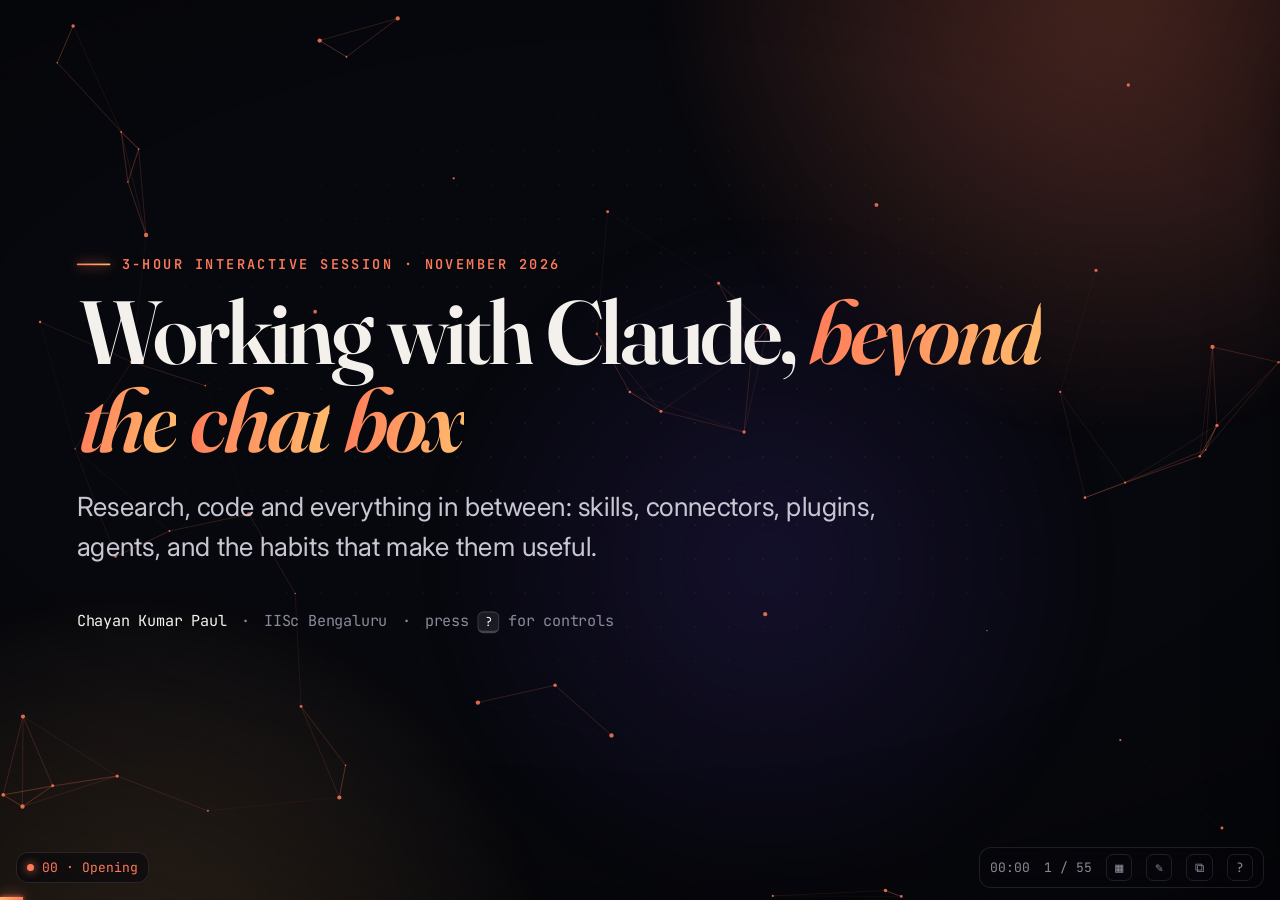
<file: classic.html>
<!doctype html>
<html lang="en">
<head>
<meta charset="utf-8">
<meta name="viewport" content="width=device-width, initial-scale=1">
<title>Working With Claude</title>
<meta name="description" content="A 3-hour interactive session on using Claude for research, coding and everything in between — November 2026.">
<link rel="preconnect" href="https://fonts.googleapis.com">
<link rel="preconnect" href="https://fonts.gstatic.com" crossorigin>
<link href="https://fonts.googleapis.com/css2?family=Fraunces:ital,opsz,wght@0,9..144,500;0,9..144,600;1,9..144,500;1,9..144,600&family=Inter:wght@400;500;600;700&family=JetBrains+Mono:wght@400;600;700&display=swap" rel="stylesheet">
<link rel="stylesheet" href="assets/style.css">
</head>
<body>
<div id="bg"><div class="blob b1"></div><div class="blob b2"></div><div class="blob b3"></div><div class="grid"></div></div>
<canvas id="net"></canvas>
<div id="viewport"><div id="deck">

<!-- ================================================================== -->
<!-- 00 · OPENING                                                        -->
<!-- ================================================================== -->

<section class="slide title" data-module="00 · Opening">
  
  <div class="kicker">3-hour interactive session · November 2026</div>
  <h1>Working with Claude, <span class="accent">beyond the chat box</span></h1>
  <p class="sub">Research, code and everything in between: skills, connectors, plugins, agents, and the habits that make them useful.</p>
  <div class="meta"><span>Chayan Kumar Paul</span><span>·</span><span>IISc Bengaluru</span><span>·</span><span>press <kbd>?</kbd> for controls</span></div>
  <aside class="notes">
    <p>Welcome. Set expectations: this is not "what is an LLM". Everyone here has used Claude. The aim is to move from <b>asking questions</b> to <b>building a working setup</b>.</p>
    <p>Ask everyone to open claude.ai in a browser and, if they have it, a terminal with Claude Code.</p>
  </aside>
</section>

<section class="slide" data-module="00 · Opening">
  <div class="kicker">How today works</div>
  <h2>Three hours, nine stops, lots of <span class="hl">hands-on</span></h2>
  <div class="cols c3 mt">
    <div class="card edge-gold"><span class="icon">⌨️</span><h3>"Try it" slides</h3><p>Yellow-striped slides are exercises with a timer. Prompts have a <b>copy</b> button.</p></div>
    <div class="card edge-teal"><span class="icon">🧭</span><h3>Bring your own work</h3><p>A paper you're reading, a repo you're stuck on, a dataset. Real tasks teach more than toy ones.</p></div>
    <div class="card edge-accent"><span class="icon">🙋</span><h3>Interrupt me</h3><p>Questions mid-slide are welcome. We have buffer time in every module.</p></div>
  </div>
  <div class="card mt-l" style="padding:22px 30px">
    <p><b>Have open:</b> claude.ai (web or desktop) · a terminal with <code>claude</code> installed (optional for part 1) · one PDF of a paper from your field</p>
  </div>
  <aside class="notes"><p>Check how many people have Claude Code installed. If many don't, point them to the install slide in Module 3 now so it installs during Module 2.</p>
  <pre style="font-size:13px">curl -fsSL https://claude.ai/install.sh | bash</pre></aside>
</section>

<section class="slide" id="agenda" data-module="00 · Opening">
  <div class="kicker">Agenda</div>
  <h2>The map</h2>
  <div class="agenda">
    <a href="#" data-goto="m0" data-plan="00|Opening · 0:00–0:15"><span class="n">00</span>Opening &amp; what's new<span class="t">0:00 · 15m</span></a>
    <a href="#" data-goto="m1" data-plan="01|Mental model · 0:15–0:30"><span class="n">01</span>The mental model<span class="t">0:15 · 15m</span></a>
    <a href="#" data-goto="m2" data-plan="02|Claude apps for research · 0:30–1:10"><span class="n">02</span>Claude apps for research<span class="t">0:30 · 40m</span></a>
    <a href="#" data-goto="brk" data-plan="☕|Break · 1:10–1:20"><span class="n">☕</span>Break<span class="t">1:10 · 10m</span></a>
    <a href="#" data-goto="m3" data-plan="03|Claude Code · 1:20–2:10"><span class="n">03</span>Claude Code, in depth<span class="t">1:20 · 50m</span></a>
    <a href="#" data-goto="m4" data-plan="04|Chrome &amp; Office · 2:10–2:20"><span class="n">04</span>Claude in Chrome &amp; Office<span class="t">2:10 · 10m</span></a>
    <a href="#" data-goto="m5" data-plan="05|API &amp; Agent SDK · 2:20–2:40"><span class="n">05</span>API &amp; Agent SDK<span class="t">2:20 · 20m</span></a>
    <a href="#" data-goto="m6" data-plan="06|Research integrity · 2:40–2:48"><span class="n">06</span>Research integrity<span class="t">2:40 · 8m</span></a>
    <a href="#" data-goto="m7" data-plan="07|Capstone &amp; Q&amp;A · 2:48–3:00"><span class="n">07</span>Capstone &amp; Q&amp;A<span class="t">2:48 · 12m</span></a>
  </div>
  <aside class="notes"><p>Each row is clickable. Press <b>O</b> anytime for the slide overview, <b>P</b> to open the presenter window on your laptop screen.</p></aside>
</section>

<section class="slide" id="m0" data-module="00 · Opening">
  <div class="kicker">Quick poll · hands up</div>
  <h2>Where are you today?</h2>
  <div class="cols c4 mt">
    <div class="card f zoom"><span class="icon">💬</span><h3>Chat daily</h3><p>Use claude.ai for writing, questions, explaining.</p></div>
    <div class="card f zoom"><span class="icon">📁</span><h3>Projects &amp; skills</h3><p>Have set up a Project, a custom skill or a connector.</p></div>
    <div class="card f zoom"><span class="icon">⌨️</span><h3>Claude Code</h3><p>Let Claude edit files and run commands in a repo.</p></div>
    <div class="card f zoom"><span class="icon">🔧</span><h3>API / SDK</h3><p>Called Claude from your own script or pipeline.</p></div>
  </div>
  <p class="lead mt-l f">Most people stop at column 1. Today is about <span class="hl">columns 2–4</span>.</p>
  <aside class="notes"><p>Reveal each card and ask for hands. Note the ratio. If the room is heavy on col 1, slow down in Module 1; if heavy on col 3, you can move faster through Module 3 basics.</p></aside>
</section>

<section class="slide" data-module="00 · Opening">
  <div class="kicker">The last six months</div>
  <h2>A lot moved since mid-2026</h2>
  <div class="timeline">
    <div class="tl-item f"><div class="d">30 Jun</div><h3>Claude Science <span class="tag beta">beta</span></h3><p>A research workbench: literature, code, figures, auditable history.</p></div>
    <div class="tl-item f"><div class="d">Jul – Aug</div><h3>Memory reworked</h3><p>Editable, categorized entries, shared across chat and agent tasks.</p></div>
    <div class="tl-item f"><div class="d">16 Sep</div><h3>"One Claude"</h3><p>Cowork folded into every chat. Docs, Slides and Design added.</p></div>
    <div class="tl-item f"><div class="d">22 Sep – 7 Oct</div><h3>Claude 5.5 family</h3><p>Opus 5.5, Sonnet 5.5, Haiku 5.5.</p></div>
    <div class="tl-item f"><div class="d">25 Sep</div><h3>Plugin directory</h3><p>Public portal to publish skills + connectors as plugins.</p></div>
    <div class="tl-item f"><div class="d">9 – 12 Nov</div><h3>Fable 5.2 · Meetings</h3><p>New top model; Claude joins calls <span class="tag beta">beta</span>. Code Mode <span class="tag exp">exp</span>.</p></div>
  </div>
  <p class="lead mt-l f">If your mental model of Claude is from early 2026, parts of it are already out of date.</p>
  <aside class="notes">
    <ul>
      <li>Claude Science: public beta 30 Jun 2026, Pro/Max/Team/Enterprise, macOS/Linux, can run on an HPC login node.</li>
      <li>Memory: 10 Jul categorized entries; 25 Aug memory across chat + Cowork, editable Topics, sensitive topics off by default.</li>
      <li>16 Sep: Cowork stopped being a separate mode; Docs/Slides/Design available from any chat.</li>
      <li>Fable 5.2 + Mythos 5.2 on 9 Nov (Mythos only for verified orgs). Meetings beta for Team/Enterprise on Google Meet.</li>
    </ul>
    <p>Re-check release notes the day before the talk: support.claude.com → Release notes.</p>
  </aside>
</section>

<section class="slide" data-module="00 · Opening">
  <div class="kicker">Models · November 2026</div>
  <h2>Pick the model for the task, not out of habit</h2>
  <div class="cols c4">
    <div class="card edge-green"><h3>Haiku 5.5</h3><p class="small muted">claude-haiku-5-5</p><p class="mt">Fast and cheap. Bulk classification, extraction, tagging 10,000 abstracts.</p></div>
    <div class="card edge-blue"><h3>Sonnet 5.5</h3><p class="small muted">claude-sonnet-5-5</p><p class="mt">Daily driver. Writing, analysis, most coding. Faster and cheaper than Sonnet 5.</p></div>
    <div class="card edge-accent"><h3>Opus 5.5</h3><p class="small muted">claude-opus-5-5</p><p class="mt">Hard reasoning and long agentic work. 1M-token context in Claude Code.</p></div>
    <div class="card edge-gold"><h3>Fable 5.2</h3><p class="small muted">claude-fable-5-2</p><p class="mt">The top tier. Proofs, deep debugging, research design. 1M context.</p></div>
  </div>
  <div class="cols mt-l">
    <div class="card f"><h3>🎚 Effort is a second dial</h3><p>Same model, more or less thinking. Low for edits and lookups; high for math, debugging and planning. In Claude Code: <code>/effort</code>.</p></div>
    <div class="card f"><h3>💸 Cheapest good-enough wins</h3><p>Prototype with a big model, then check whether a smaller one gives the same answers on 20 examples. Usually it does for routine steps.</p></div>
  </div>
  <aside class="notes"><p>Mythos 5.2 exists but only for organizations verified through Anthropic's programs. Not relevant for most of the audience.</p>
  <p>Sonnet 5.5 numbers (30% faster, up to 30% cheaper per task) are Anthropic-reported.</p></aside>
</section>

<!-- ================================================================== -->
<!-- 01 · MENTAL MODEL                                                   -->
<!-- ================================================================== -->

<section class="slide section" id="m1" data-module="01 · Mental model">
  <div class="num">01</div>
  <div class="kicker">Module 01</div>
  <h1>The mental model</h1>
  <p class="lead">Every feature we'll see today is one of three things: <b>instructions</b>, <b>access</b>, or <b>delegation</b>.</p>
  <div class="time">0:15 → 0:30</div>
</section>

<section class="slide" data-module="01 · Mental model">
  <div class="kicker">The core idea</div>
  <h2>Claude only knows what's in its context window</h2>
  <div class="flow mt">
    <div class="step f"><span>what you</span><b>Say</b><span>prompt</span></div><div class="arrow f">+</div>
    <div class="step f"><span>what it</span><b>Knows</b><span>files, memory, project</span></div><div class="arrow f">+</div>
    <div class="step f"><span>what it</span><b>Can reach</b><span>connectors, tools</span></div><div class="arrow f">+</div>
    <div class="step f"><span>how it</span><b>Checks</b><span>tests, sources, review</span></div><div class="arrow f">=</div>
    <div class="step f" style="border-color:var(--accent)"><span>the</span><b class="accent">Result</b><span>quality</span></div>
  </div>
  <p class="lead mt-l f">A bad answer is usually a <span class="hl">context problem</span>, not a model problem. Before rewording the prompt, ask: what did it not know?</p>
  <aside class="notes"><p>Key framing for the whole talk. Every later feature fills one of these boxes: Projects/CLAUDE.md/memory → "knows"; connectors/MCP → "can reach"; hooks/tests/reviewer agents → "checks".</p></aside>
</section>

<section class="slide" data-module="01 · Mental model">
  <div class="kicker">The extension stack</div>
  <h2>Seven layers, from a sentence to a team of agents</h2>
  <div class="stack">
    <div class="layer f left" style="--c:var(--ink-3)"><b>Prompt</b><span>What you type right now</span><em>one message</em></div>
    <div class="layer f left" style="--c:var(--blue)"><b>Project / CLAUDE.md</b><span>Standing instructions + files for one piece of work</span><em>always loaded</em></div>
    <div class="layer f left" style="--c:var(--teal)"><b>Memory</b><span>Facts Claude learns about you over time; editable</span><em>across chats</em></div>
    <div class="layer f left" style="--c:var(--green)"><b>Skills</b><span>Playbooks: how to do a task, plus scripts and templates</span><em>loaded on demand</em></div>
    <div class="layer f left" style="--c:var(--gold)"><b>Connectors (MCP)</b><span>Live access to Drive, GitHub, Gmail, databases, instruments</span><em>tools + data</em></div>
    <div class="layer f left" style="--c:var(--accent)"><b>Plugins</b><span>A bundle: skills + connectors + agents + hooks, installed in one click</span><em>shareable</em></div>
    <div class="layer f left" style="--c:var(--rose)"><b>Agents</b><span>Subagents, workflows, scheduled tasks: Claude delegating to Claude</span><em>parallel work</em></div>
  </div>
  <aside class="notes"><p>Walk bottom-up. Point out "always loaded" vs "loaded on demand": that's why a giant CLAUDE.md is bad and a skill is good.</p></aside>
</section>

<section class="slide" data-module="01 · Mental model">
  <div class="kicker">The most-asked question</div>
  <h2>Skill vs connector vs plugin</h2>
  <table class="cmp">
    <tr><th></th><th>Skill</th><th>Connector (MCP)</th><th>Plugin</th></tr>
    <tr class="f"><td>Gives Claude…</td><td><b>Know-how</b>: steps, conventions, scripts</td><td><b>Access</b>: tools and live data</td><td><b>A package</b> of both (and more)</td></tr>
    <tr class="f"><td>Made of</td><td>A folder with <code>SKILL.md</code> + optional files</td><td>An MCP server (local or remote URL)</td><td><code>plugin.json</code> + skills, agents, hooks, MCP</td></tr>
    <tr class="f"><td>Costs context</td><td>Only a short description until it's used</td><td>Tool definitions (searched on demand)</td><td>Whatever it contains</td></tr>
    <tr class="f"><td>Example</td><td>"Format figures our lab's way"</td><td>Zotero library, lab LIMS, GitHub</td><td>"Lab toolkit": style skill + DB connector</td></tr>
    <tr class="f"><td>Works in</td><td>Apps, Claude Code, API</td><td>Apps, Claude Code, API</td><td>Apps, Claude Code, Chrome</td></tr>
  </table>
  <p class="lead mt f"><b>Rule of thumb:</b> explained it twice → make a <b>skill</b>. Pasted the same data twice → add a <b>connector</b>. Sharing with your lab → ship a <b>plugin</b>.</p>
  <aside class="notes"><p>One directory now lists all three (claude.ai/directory). Anthropic opened a submission portal for plugins on 25 Sep 2026.</p></aside>
</section>

<section class="slide" data-module="01 · Mental model">
  <div class="kicker">Why skills scale</div>
  <h2>Progressive disclosure: pay for what you use</h2>
  <div class="cols w60">
    <div class="stack">
      <div class="layer f" style="--c:var(--green);grid-template-columns:150px 1fr"><b>Level 1</b><span><b>name + description</b> sit in context all the time. ~1 line per skill.</span></div>
      <div class="layer f" style="--c:var(--gold);grid-template-columns:150px 1fr"><b>Level 2</b><span>When a task matches, Claude reads the <b>SKILL.md body</b>.</span></div>
      <div class="layer f" style="--c:var(--accent);grid-template-columns:150px 1fr"><b>Level 3</b><span>Only if needed: <b>reference files, scripts, templates</b> in the folder.</span></div>
    </div>
    <pre class="f">lab-figures/
├── <span class="k">SKILL.md</span>        <span class="c"># when + how</span>
├── style.mplstyle  <span class="c"># matplotlib style</span>
├── palette.json
└── scripts/
    └── <span class="n">check_fig.py</span> <span class="c"># run, not read</span></pre>
  </div>
  <p class="lead mt-l f">So you can install 50 skills without slowing anything down. <span class="hl">The description is what makes it trigger</span>: write it like a search query.</p>
  <aside class="notes"><p>Scripts in a skill are executed, not loaded into context, so they're context-cheap and deterministic. Good place for validation code.</p></aside>
</section>

<!-- ================================================================== -->
<!-- 02 · CLAUDE APPS FOR RESEARCH                                        -->
<!-- ================================================================== -->

<section class="slide section" id="m2" data-module="02 · Claude apps for research">
  <div class="num">02</div>
  <div class="kicker">Module 02</div>
  <h1>Claude apps for research</h1>
  <p class="lead">claude.ai on web, desktop and mobile: Projects, memory, connectors, skills, Artifacts, and Claude Science.</p>
  <div class="time">0:30 → 1:10</div>
</section>

<section class="slide" data-module="02 · Claude apps for research">
  <div class="kicker">Since 16 September 2026</div>
  <h2>"One Claude": chat and agent are the same place</h2>
  <div class="cols w60">
    <div>
      <p class="lead">Cowork used to be a separate mode. Now any conversation can:</p>
      <ul class="clean mt">
        <li class="f">work on files and folders you give it, for many steps</li>
        <li class="f">keep running a long task in the background and notify you</li>
        <li class="f">use your connectors and skills without switching modes</li>
        <li class="f">produce real deliverables: Docs, Slides, Sheets, designs, code</li>
      </ul>
    </div>
    <div class="card edge-accent f"><h3>What this means for you</h3><p>Stop asking for <i>advice</i> on a task. Hand over the <b>task</b>: "here's the folder of 40 PDFs; build the comparison table and flag papers that use the same dataset."</p></div>
  </div>
  <aside class="notes"><p>Release notes: Cowork capabilities available from any conversation without choosing a mode; chats, tasks, projects, connectors and skills carry over. Rolled out gradually to Pro and Max on web, desktop and mobile. The "Cowork" name still shows up in help docs and plugin names.</p></aside>
</section>

<section class="slide" data-module="02 · Claude apps for research">
  <div class="kicker">Projects</div>
  <h2>One Project per paper, thesis chapter or grant</h2>
  <div class="cols">
    <div>
      <ul class="clean">
        <li><b>Knowledge:</b> drafts, key papers, reviewer comments, notation sheet</li>
        <li><b>Instructions:</b> audience, style, what not to do</li>
        <li><b>Every chat inside</b> starts with all of it, no re-pasting</li>
      </ul>
      <p class="mt muted small">Large projects are searched rather than fully loaded, so it's fine to add many files.</p>
    </div>
    <div class="prompt f">You're helping me write a paper on [topic] for [venue].
Audience: [who reads it].
Notation: follow notation.md exactly.
Style: plain, precise, no hype words ("novel", "groundbreaking").
Never invent citations. If a claim needs one, write [CITE?].
When you're unsure about the physics/biology, say so and ask me.</div>
  </div>
  <aside class="notes"><p>The [CITE?] trick is the single most useful line for researchers: it turns hallucinated references into visible placeholders.</p></aside>
</section>

<section class="slide" data-module="02 · Claude apps for research">
  <div class="kicker">Memory</div>
  <h2>Memory is now a list you can read and edit</h2>
  <div class="cols c3">
    <div class="card edge-teal"><h3>Entries, not a summary</h3><p>Since July: separate, categorized items Claude reads and updates. Find them in <b>Settings → Memory</b>.</p></div>
    <div class="card edge-blue"><h3>Shared across work</h3><p>Since August: the same memory spans chats and agent tasks. Topics are editable.</p></div>
    <div class="card edge-rose"><h3>Sensitive stays out</h3><p>Health and beliefs are excluded unless you turn on "Include sensitive topics".</p></div>
  </div>
  <div class="cols mt-l">
    <div class="prompt f">Remember: my thesis uses SI units, British spelling, and the symbol κ for thermal conductivity. My advisor prefers short paragraphs.</div>
    <div class="card f"><h3>Habit</h3><p>Once a month, open the memory list and delete stale entries. Old wrong facts cause odd answers.</p><p class="mt">Use an <b>incognito chat</b> for anything you don't want remembered.</p></div>
  </div>
  <aside class="notes"><p>Dates: 10 Jul 2026 (categorized entries), 25 Aug 2026 (memory across chat and Cowork, editable Topics, sensitive-topics setting).</p></aside>
</section>

<section class="slide" data-module="02 · Claude apps for research">
  <div class="kicker">Connectors</div>
  <h2>Give Claude access instead of copy-pasting</h2>
  <div class="cols w60">
    <div>
      <ul class="clean">
        <li class="f"><b>Directory connectors:</b> reviewed by Anthropic. Drive, Gmail, Calendar, GitHub, Notion, Slack, Microsoft 365 and many more. One-click OAuth.</li>
        <li class="f"><b>Custom connectors:</b> paste the URL of any remote MCP server. Your lab can host one for an instrument DB or cluster queue.</li>
        <li class="f"><b>Per-chat control:</b> turn connectors on only where needed. Fewer tools = better tool choice.</li>
      </ul>
    </div>
    <div class="card edge-gold f">
      <h3>Research examples</h3>
      <p>📚 Search your reference library while drafting<br>📂 Read the shared lab Drive folder of protocols<br>🐙 Open issues on the analysis repo<br>📅 "Find two hours next week for the reading group"</p>
    </div>
  </div>
  <p class="lead mt-l f">Look for your tools at <b>claude.ai/directory</b>, which now lists connectors, skills and plugins together.</p>
  <aside class="notes"><p>Microsoft 365 connector gained write tools on 7 Jul 2026 (email, calendar, OneDrive/SharePoint; Teams read-only); requires admin consent. Warn about connecting institutional email: check IISc IT policy.</p></aside>
</section>

<section class="slide" data-module="02 · Claude apps for research">
  <div class="kicker">Skills in the app</div>
  <h2>Built-in skills, plus your own</h2>
  <div class="cols w40">
    <div>
      <div class="card edge-green"><h3>Already there</h3><p>Word, PDF, Excel and PowerPoint skills: Claude reads and writes real files.</p></div>
      <div class="card edge-accent mt"><h3>Make one</h3><p>Ask Claude to use the <b>skill-creator</b> skill. It interviews you and writes the folder. Upload under <b>Settings → Capabilities → Skills</b>.</p></div>
    </div>
    <pre class="f copy"><span class="c">---</span>
<span class="k">name</span>: paper-litnote
<span class="k">description</span>: <span class="s">Turn a research paper (PDF, arXiv link)
  into a structured literature note. Use when the
  user shares a paper and says summarise, notes,
  lit note, or "what does this paper do".</span>
<span class="c">---</span>
<span class="y"># Literature note</span>
1. One-line takeaway (≤ 25 words).
2. Problem · Method · Data · Key result (with
   section/page refs for every claim).
3. Assumptions and limits the authors admit.
4. Limits they don't admit (mark as MY READING).
5. 3 quotes worth keeping, verbatim, with page.
6. How it relates to: {{my thesis topic}}.
Never fill gaps from memory; write "not stated".</pre>
  </div>
  <aside class="notes"><p>Point out the description wording: it lists trigger phrases. That's what makes it auto-load.</p></aside>
</section>

<section class="slide try" data-module="02 · Claude apps for research" data-timer="8">
  <span class="try-badge">⌨ TRY IT · 8 MIN</span>
  <h2>Build your first skill with skill-creator</h2>
  <div class="cols w60">
    <div class="prompt">Use the skill-creator skill to make a skill called "paper-litnote" for me.
I'm a [PhD student in ___] working on [topic].
When I share a paper, it should produce: a one-line takeaway, problem/method/data/result with page refs, limitations, 3 verbatim quotes, and how it relates to my topic.
Ask me 3 questions first to tailor it, then give me the skill as a downloadable zip.</div>
    <div class="card">
      <h3>Then</h3>
      <ul class="clean small">
        <li>Upload the zip in Settings → Capabilities</li>
        <li>New chat, drop in your PDF, just say "notes please"</li>
        <li>Did it trigger without naming it? If not, fix the description.</li>
      </ul>
    </div>
  </div>
  <aside class="notes"><p>Press S to start the timer. Walk around. Common snag: skills toggle disabled at org level, or code execution off. Fallback: paste the SKILL.md text into project instructions.</p></aside>
</section>

<section class="slide" data-module="02 · Claude apps for research">
  <div class="kicker">Artifacts, grown up</div>
  <h2>Outputs you can share, not just read</h2>
  <div class="cols c3">
    <div class="card edge-blue"><h3>📄 Claude Docs</h3><p>Living documents others comment on. Export to Word or Google Docs.</p></div>
    <div class="card edge-accent"><h3>🖼 Claude Slides</h3><p>Decks from a prompt or an outline. Download as PowerPoint or PDF.</p></div>
    <div class="card edge-rose"><h3>🎨 Claude Design</h3><p>Posters, figures-as-design, UI mockups on a canvas.</p></div>
    <div class="card edge-green"><h3>📊 Sheets <span class="tag beta">beta</span></h3><p>Spreadsheets with formulas Claude builds and edits.</p></div>
    <div class="card edge-gold"><h3>🧠 Whiteboards <span class="tag beta">beta</span></h3><p>Shared brainstorming space for a group.</p></div>
    <div class="card edge-teal"><h3>📈 Claude Data</h3><p>Dashboards from connected data, with live sharing.</p></div>
  </div>
  <p class="lead mt f">Fun fact: this deck is a plain HTML page I built with Claude Code and host on GitHub Pages. The source is on GitHub; fork it.</p>
  <aside class="notes"><p>Docs/Slides/Design came 16 Sep 2026 (beta on Enterprise; Artifacts on all plans incl. Free). Sheets and Whiteboards beta + Claude Data GA around 10–12 Nov 2026.</p></aside>
</section>

<section class="slide" data-module="02 · Claude apps for research">
  <div class="kicker">Built for scientists</div>
  <h2>Claude Science <span class="tag beta">public beta</span></h2>
  <div class="cols w60">
    <div>
      <p class="lead">A research workbench app (not a new model), launched 30 June 2026.</p>
      <ul class="clean mt">
        <li class="f">Literature analysis → code execution → figures, in one place</li>
        <li class="f"><b>Auditable history</b> of how every output was produced</li>
        <li class="f">A <b>reviewer agent</b> checks citations and calculations</li>
        <li class="f">Runs on macOS/Linux, locally or on a remote machine, including an <b>HPC login node</b></li>
      </ul>
    </div>
    <div class="card edge-gold f">
      <h3>Access</h3>
      <p>Pro, Max, Team, Enterprise. Team/Enterprise need admin approval.</p>
      <h3 class="mt">Also worth knowing</h3>
      <p>Anthropic expanded programs for scientists in Aug 2026 (free seats to start, PI team plans). Check eligibility for your group.</p>
    </div>
  </div>
  <aside class="notes"><p>Early coverage (The Scientist) says scientists like the workflow but reasoning gaps remain, so the same verification rules apply.</p><p>Life Sciences Verification Program (17 Sep) gives expanded-safeguard model access for life-science work.</p></aside>
</section>

<section class="slide" data-module="02 · Claude apps for research">
  <div class="kicker">A literature-review pipeline</div>
  <h2>Six steps, each with a clear owner</h2>
  <div class="flow">
    <div class="step f"><span>1 · you</span><b>Criteria</b><span>scope, years, study types</span></div><div class="arrow f">→</div>
    <div class="step f"><span>2 · Claude</span><b>Search</b><span>Research mode, keep a search log</span></div><div class="arrow f">→</div>
    <div class="step f"><span>3 · skill</span><b>Lit notes</b><span>one per paper</span></div><div class="arrow f">→</div>
    <div class="step f"><span>4 · Claude</span><b>Compare</b><span>table + gaps</span></div><div class="arrow f">→</div>
    <div class="step f"><span>5 · you</span><b>Argue</b><span>your position</span></div><div class="arrow f">→</div>
    <div class="step f"><span>6 · Claude</span><b>Check</b><span>every citation</span></div>
  </div>
  <div class="cols mt-l">
    <div class="prompt f">Keep two separate sections: SEARCH LOG (queries, databases, dates, counts, what you excluded and why) and FINDINGS. Never mix interpretation into the log.</div>
    <div class="prompt f">From these notes, build a table: paper · method · dataset · metric · result. Then list 3 questions none of them answers, and which paper comes closest to each.</div>
  </div>
  <aside class="notes"><p>Steps 1 and 5 are deliberately yours. Claude is a strong research assistant and a poor PI. The search log makes the review reproducible and is what a methods section needs.</p></aside>
</section>

<section class="slide try" data-module="02 · Claude apps for research" data-timer="10">
  <span class="try-badge">⌨ TRY IT · 10 MIN</span>
  <h2>Note it, then attack it</h2>
  <div class="cols">
    <div class="prompt">[attach your PDF]
Make a lit note of this paper.</div>
    <div class="prompt">Now act as a skeptical reviewer for [venue].
List the 5 weakest points in this paper, ranked by severity, each with: the claim, why the evidence is insufficient, and what experiment or analysis would fix it.
Then tell me which of your 5 points you are least sure about.</div>
  </div>
  <div class="card mt-l"><p><b>Look for:</b> does every claim in the note have a page reference? Can you find each quote in the PDF? The last line ("least sure about") is a cheap calibration check. Use it everywhere.</p></div>
  <aside class="notes"><p>If people have the research-desk-style skills installed (paper-critique, citation-check), they can call those instead. Ask 2 people to share what the reviewer found.</p></aside>
</section>

<section class="slide" data-module="02 · Claude apps for research">
  <div class="kicker">Writing</div>
  <h2>Let Claude edit your thinking, not replace it</h2>
  <div class="cols">
    <div class="card edge-green"><h3>✅ Good uses</h3><ul class="clean small">
      <li>"Here are my bullet points; draft the paragraph, keep every claim, add nothing."</li>
      <li>Highlight one sentence and ask for a fix in place (no full rewrite).</li>
      <li>"Where would a reader from [other field] get lost?"</li>
      <li>"Shorten by 30% without losing any number."</li>
    </ul></div>
    <div class="card edge-rose"><h3>⚠️ Risky uses</h3><ul class="clean small">
      <li>"Write my introduction" from nothing: generic and confidently wrong.</li>
      <li>Asking it to add citations: it will try. Use [CITE?] instead.</li>
      <li>Rewriting a whole draft at once: your voice disappears.</li>
      <li>Pasting reviewers' confidential manuscripts: usually a policy breach.</li>
    </ul></div>
  </div>
  <aside class="notes"><p>Edit-in-place: highlight a part of a draft and Claude edits only that spot (shipped 12 Jun 2026).</p></aside>
</section>

<section class="slide center" id="brk" data-module="☕ · Break" data-timer="10">
  
  <h1 style="font-size:130px">☕ Break</h1>
  <p class="lead mt">Ten minutes. If you haven't installed Claude Code yet, now's the time:</p>
  <pre style="margin-top:30px;font-size:24px" class="copy">curl -fsSL https://claude.ai/install.sh | bash</pre>
  <p class="muted mt">Windows: <code>winget install Anthropic.ClaudeCode</code> · or use the Code tab in the Claude desktop app</p>
  <aside class="notes"><p>Start the timer (S). Help anyone stuck on install. Desktop app Code tab is the zero-terminal fallback.</p></aside>
</section>

<!-- ================================================================== -->
<!-- 03 · CLAUDE CODE                                                     -->
<!-- ================================================================== -->

<section class="slide section" id="m3" data-module="03 · Claude Code">
  <div class="num">03</div>
  <div class="kicker">Module 03</div>
  <h1>Claude Code, in depth</h1>
  <p class="lead">Not just for software engineers. It's Claude with a terminal, a file system, and the ability to check its own work.</p>
  <div class="time">1:20 → 2:10</div>
</section>

<section class="slide" data-module="03 · Claude Code">
  <div class="kicker">Same agent, many surfaces</div>
  <h2>Pick where you work. The engine is the same.</h2>
  <div class="cols c3">
    <div class="card edge-accent"><h3>⌨️ Terminal CLI</h3><p>The full feature set. <code>claude</code> in any folder.</p></div>
    <div class="card edge-blue"><h3>🖥 Desktop app</h3><p>Code tab: parallel sessions, visual diffs, browser preview, scheduled tasks.</p></div>
    <div class="card edge-teal"><h3>☁️ Web</h3><p>claude.ai/code runs in the cloud. <code>claude --teleport</code> pulls it back locally.</p></div>
    <div class="card edge-gold"><h3>🧩 IDE</h3><p>VS Code / Cursor extension and JetBrains plugin with inline diffs.</p></div>
    <div class="card edge-rose"><h3>📱 Phone</h3><p><b>Remote Control</b>: steer a session on your lab machine from the Claude app.</p></div>
    <div class="card edge-green"><h3>🤖 Headless</h3><p><code>claude -p</code> in scripts, cron jobs and GitHub Actions.</p></div>
  </div>
  <aside class="notes"><p>Remote Control needs a claude.ai login (not API key). Team/Enterprise need an admin toggle. Great for long experiments on a workstation.</p></aside>
</section>

<section class="slide" data-module="03 · Claude Code">
  <div class="kicker">The loop</div>
  <h2>Explore → plan → do → verify</h2>
  <div class="cols w40">
    <ul class="clean">
      <li class="f"><b>Explore:</b> "Read the repo and explain how data flows from raw/ to figures/." No edits.</li>
      <li class="f"><b>Plan:</b> <kbd>Shift</kbd>+<kbd>Tab</kbd> into plan mode. Review, edit with <kbd>Ctrl</kbd>+<kbd>G</kbd>.</li>
      <li class="f"><b>Do:</b> approve and let it work.</li>
      <li class="f"><b>Verify:</b> tests, a rerun, a plot it compares against the old one.</li>
    </ul>
    <div class="term"><div class="bar"><i></i><i></i><i></i><span>~/thesis-analysis</span></div>
<pre data-type="12"><span class="c">$</span> claude
<span class="k">›</span> The fit in fit_spectra.py gives negative widths
  on ~3% of samples. Find out why. Don't fix yet.

<span class="n">●</span> Reading fit_spectra.py, data/loader.py …
<span class="n">●</span> Running on the 41 failing samples …

<span class="s">Cause:</span> initial guess for σ comes from FWHM of the
<span class="s">raw</span> trace; with baseline offset &gt; peak/2 the
FWHM is undefined → σ₀ = -1. Bounds aren't set,
so curve_fit walks into σ &lt; 0.
<span class="y">Proposed fix:</span> subtract baseline first, set
bounds=(0, inf). Want a plan?</pre></div>
  </div>
  <aside class="notes"><p>The "Don't fix yet" phrasing matters: separating diagnosis from change gives far better results and lets you check its reasoning.</p></aside>
</section>

<section class="slide" data-module="03 · Claude Code">
  <div class="kicker">Permission modes</div>
  <h2>How much should Claude ask before acting?</h2>
  <table class="cmp">
    <tr><th>Mode</th><th>Behaviour</th><th>Use when</th></tr>
    <tr class="f"><td>Manual</td><td>Asks before every edit and command</td><td>Unfamiliar repo, shared data, learning</td></tr>
    <tr class="f"><td>Accept edits</td><td>Edits files freely, asks for commands</td><td>You're watching the diff live</td></tr>
    <tr class="f"><td>Plan</td><td>Read-only: researches and proposes a plan</td><td>Anything bigger than one file</td></tr>
    <tr class="f"><td><b>Auto</b> <span class="tag new">default</span></td><td>A safety classifier reviews each action; risky ones are blocked or asked</td><td>Most day-to-day work</td></tr>
    <tr class="f"><td>Bypass</td><td>No checks at all</td><td>Only inside a throwaway container</td></tr>
  </table>
  <p class="lead mt f"><kbd>Shift</kbd>+<kbd>Tab</kbd> cycles modes. Deny rules (e.g. never touch <code>data/raw/</code>) apply in every mode.</p>
  <aside class="notes"><p>Auto mode is the default for interactive sessions since v2.1.283. It pauses after 3 consecutive blocks or 20 total. <code>claude -p</code> runs start in Manual since 2.1.302.</p></aside>
</section>

<section class="slide" data-module="03 · Claude Code">
  <div class="kicker">CLAUDE.md</div>
  <h2>The onboarding doc your repo never had</h2>
  <div class="cols w40">
    <div>
      <ul class="clean small">
        <li><code>~/.claude/CLAUDE.md</code>: you, everywhere</li>
        <li><code>./CLAUDE.md</code>: this project, committed</li>
        <li><code>./CLAUDE.local.md</code>: your private notes</li>
        <li><code>.claude/rules/*.md</code>: rules scoped to paths</li>
        <li><code>@docs/setup.md</code>: import other files</li>
      </ul>
      <p class="mt small muted">Start with <code>/init</code>. Keep it under ~200 lines; move details into skills.</p>
    </div>
    <pre class="copy"><span class="y"># Project: cryo-EM particle analysis</span>
<span class="k">## Run</span>
- env: `conda activate cryo` (env.yml)
- tests: `pytest -q` (must pass before commit)
- full pipeline: `make figures` (~20 min, GPU)
<span class="k">## Rules</span>
- data/raw/ is READ-ONLY. Never modify or move.
- Every random op takes `seed` from config.yaml.
- Plots: use style/lab.mplstyle, SI units.
- New analysis = new script in analysis/, not a
  notebook. Notebooks are for exploration only.
<span class="k">## Gotchas</span>
- loader.py assumes float32; MRC files are float16.
- Cluster jobs: see @docs/slurm.md</pre>
  </div>
  <aside class="notes"><p>Also: Claude Code reads AGENTS.md when no CLAUDE.md exists. Auto memory lives in ~/.claude/projects/&lt;project&gt;/memory/MEMORY.md and is machine-local. It learns things like "user prefers pytest -q".</p></aside>
</section>

<section class="slide" data-module="03 · Claude Code">
  <div class="kicker">Context hygiene</div>
  <h2>Long sessions rot. Manage them.</h2>
  <div class="cols c3">
    <div class="card edge-teal f"><h3><code>/clear</code></h3><p>New task, new context. The most underused command.</p></div>
    <div class="card edge-blue f"><h3><code>/compact</code></h3><p>Summarize and continue. Add a focus: <code>/compact keep the failing test names</code>.</p></div>
    <div class="card edge-accent f"><h3><kbd>Esc</kbd><kbd>Esc</kbd> · <code>/rewind</code></h3><p>Go back to a checkpoint: code, conversation, or both.</p></div>
    <div class="card edge-gold f"><h3><code>/branch</code> · <code>/fork</code></h3><p>Try an alternative without losing the main line.</p></div>
    <div class="card edge-rose f"><h3><code>/resume</code></h3><p>Pick up yesterday's session where it stopped.</p></div>
    <div class="card edge-green f"><h3><code>/usage</code> · <code>/status</code></h3><p>See what's loaded and what it's costing.</p></div>
  </div>
  <aside class="notes"><p>Checkpoints don't track changes made only through Bash (e.g. a script that writes files). Git is still your real safety net.</p></aside>
</section>

<section class="slide" data-module="03 · Claude Code">
  <div class="kicker">Skills in Claude Code</div>
  <h2>Your lab's procedures, as slash commands</h2>
  <div class="cols">
    <pre class="copy"><span class="c"># .claude/skills/run-experiment/SKILL.md</span>
<span class="c">---</span>
<span class="k">name</span>: run-experiment
<span class="k">description</span>: <span class="s">Launch a training/simulation run on
  the cluster with a logged config. Use when the
  user asks to run, launch or sweep an experiment.</span>
<span class="k">argument-hint</span>: <span class="s">"&lt;config.yaml&gt; [--sweep]"</span>
<span class="k">allowed-tools</span>: <span class="s">Bash(sbatch:*) Bash(git:*)</span>
<span class="c">---</span>
Current branch: !`git branch --show-current`
1. Refuse if `git status` is dirty: runs must map
   to a commit.
2. Copy $ARGUMENTS into runs/&lt;date&gt;-&lt;hash&gt;/.
3. Fill templates/job.slurm, submit with sbatch.
4. Append job id + commit to runs/LOG.md.</pre>
    <div>
      <ul class="clean small">
        <li class="f"><b>Where:</b> <code>~/.claude/skills/</code> (personal), <code>.claude/skills/</code> (repo, shared via git), or inside a plugin.</li>
        <li class="f"><b>Call it:</b> <code>/run-experiment cfg.yaml</code>, or just say "launch this config". The description makes it trigger.</li>
        <li class="f"><b><code>!`cmd`</code></b> injects live output into the skill before Claude reads it.</li>
        <li class="f"><b>Skills you make in claude.ai</b> can sync down to Claude Code.</li>
        <li class="f"><b>Debug:</b> <code>/skills</code>, <code>/skill-doctor</code>, <code>/reload-skills</code>.</li>
      </ul>
    </div>
  </div>
  <aside class="notes"><p>Old <code>.claude/commands/*.md</code> files still work; custom commands have been merged into skills. Other frontmatter: model, effort, context: fork (run in a subagent), disable-model-invocation (manual only).</p></aside>
</section>

<section class="slide" data-module="03 · Claude Code">
  <div class="kicker">Hooks</div>
  <h2>Hooks are rules Claude can't forget</h2>
  <div class="cols w40">
    <div>
      <p>CLAUDE.md is advice. A hook is <b>code that runs</b> on an event, every time.</p>
      <ul class="clean small mt">
        <li><code>PreToolUse</code>: block or allow an action</li>
        <li><code>PostToolUse</code>: format, lint, test after edits</li>
        <li><code>UserPromptSubmit</code>: add context to prompts</li>
        <li><code>Stop</code>: check work before Claude finishes</li>
        <li><code>SessionStart</code>, <code>PreCompact</code>, <code>Notification</code>… 33 events in all</li>
      </ul>
    </div>
    <pre class="copy"><span class="c">// .claude/settings.json</span>
{
  <span class="k">"hooks"</span>: {
    <span class="k">"PostToolUse"</span>: [{
      <span class="k">"matcher"</span>: <span class="s">"Edit|Write"</span>,
      <span class="k">"hooks"</span>: [{ <span class="k">"type"</span>: <span class="s">"command"</span>,
        <span class="k">"command"</span>: <span class="s">"ruff format $FILE &amp;&amp; pytest -q -x"</span> }]
    }],
    <span class="k">"PreToolUse"</span>: [{
      <span class="k">"matcher"</span>: <span class="s">"Bash"</span>,
      <span class="k">"hooks"</span>: [{ <span class="k">"type"</span>: <span class="s">"command"</span>,
        <span class="k">"command"</span>: <span class="s">"scripts/guard_raw_data.sh"</span> }]
    }]
  }
}</pre>
  </div>
  <p class="lead mt f">Easiest way to write one: <i>"Add a hook so that after every edit, tests run."</i> Claude edits the settings for you.</p>
  <aside class="notes"><p>Handler types: command, http, mcp_tool, prompt, agent. A "prompt" or "agent" hook lets a model judge, e.g. "did the plot change?" Exit code 2 from a PreToolUse command blocks the action and tells Claude why. Simplified example; in real hooks, the file path arrives as JSON on stdin.</p></aside>
</section>

<section class="slide" data-module="03 · Claude Code">
  <div class="kicker">MCP in Claude Code</div>
  <h2>Connect tools from the terminal</h2>
  <div class="cols">
    <div>
<pre class="copy"><span class="c"># a remote server (HTTP)</span>
claude mcp add --transport http github \
  https://api.githubcopilot.com/mcp/

<span class="c"># a local one (stdio), shared with the team</span>
claude mcp add --scope project zotero \
  -- uvx zotero-mcp

<span class="c"># inside a session</span>
/mcp</pre>
    </div>
    <div>
      <ul class="clean small">
        <li class="f"><b>Scopes:</b> <code>local</code> (just you, this repo), <code>project</code> (written to <code>.mcp.json</code>, committed), <code>user</code> (all your projects).</li>
        <li class="f"><b>Your claude.ai connectors</b> also show up here automatically.</li>
        <li class="f"><b>Tool search</b> is on by default: many servers don't flood the context.</li>
        <li class="f"><b>Browser:</b> <code>claude --chrome</code> lets it drive Chrome to test a web app or read a portal.</li>
      </ul>
    </div>
  </div>
  <aside class="notes"><p>The Zotero server name is illustrative; check the MCP registry for the current one. Precedence: local &gt; project &gt; user &gt; plugin &gt; claude.ai connectors.</p></aside>
</section>

<section class="slide" data-module="03 · Claude Code">
  <div class="kicker">Plugins</div>
  <h2>Ship your setup as one install</h2>
  <div class="cols">
    <pre><span class="y">lab-toolkit/</span>
├── .claude-plugin/
│   └── <span class="k">plugin.json</span>      <span class="c"># name, version</span>
├── skills/
│   ├── run-experiment/
│   └── lab-figures/
├── agents/
│   └── <span class="n">stats-reviewer.md</span>
├── hooks/hooks.json
└── <span class="k">.mcp.json</span>            <span class="c"># lab DB connector</span></pre>
    <div>
      <ul class="clean small">
        <li class="f"><code>/plugin</code> → Discover · Installed · Marketplaces</li>
        <li class="f">Anthropic's official marketplace is added on first run</li>
        <li class="f">A <b>marketplace</b> is just a git repo with <code>marketplace.json</code>. Your lab can have one.</li>
        <li class="f">Skills inside are namespaced: <code>/lab-toolkit:run-experiment</code></li>
        <li class="f"><code>claude plugin eval</code> scores a plugin against a no-plugin baseline</li>
      </ul>
    </div>
  </div>
  <p class="lead mt f">The same plugin works in Claude Code <i>and</i> in the Claude app.</p>
  <aside class="notes"><p>Plugins can also ship output styles and workflows. Enterprise orgs get security scanning of uploaded skills/plugins (Aug 2026).</p></aside>
</section>

<section class="slide" data-module="03 · Claude Code">
  <div class="kicker">Subagents</div>
  <h2>Delegate to keep your main context clean</h2>
  <div class="cols w40">
    <div>
      <ul class="clean small">
        <li class="f"><b>Built-in:</b> <code>Explore</code> (fast read-only search), <code>Plan</code>, general-purpose.</li>
        <li class="f"><b>Fork:</b> a copy of the current conversation runs a side quest.</li>
        <li class="f"><b>Background by default:</b> you keep working; they report back.</li>
        <li class="f"><b>Custom:</b> a markdown file with its own tools, model and instructions. Manage with <code>/agents</code>.</li>
      </ul>
    </div>
    <pre class="copy"><span class="c"># .claude/agents/stats-reviewer.md</span>
<span class="c">---</span>
<span class="k">name</span>: stats-reviewer
<span class="k">description</span>: <span class="s">Reviews analysis code and results for
  statistical errors. Use after any change to
  analysis/ or before writing up results.</span>
<span class="k">tools</span>: Read, Grep, Bash
<span class="k">model</span>: opus
<span class="c">---</span>
You are a methods reviewer. Check: multiple
comparisons, leakage between train/test, wrong
error bars (SD vs SEM vs CI), pseudo-replication,
seeds, and whether figures match the numbers.
Report issues by severity with file:line.
Never edit files.</pre>
  </div>
  <aside class="notes"><p>Subagents get a fresh context; only their summary comes back. That's the point: 50 files of searching become 10 lines in your session. Max spawn depth and concurrency are configurable.</p></aside>
</section>

<section class="slide" data-module="03 · Claude Code">
  <div class="kicker">Parallel work</div>
  <h2>From one assistant to a small team</h2>
  <div class="cols c4">
    <div class="card edge-teal"><h3>Worktrees</h3><p><code>claude -w fix-loader</code> gives each session its own branch and folder. No collisions.</p></div>
    <div class="card edge-blue"><h3>Many sessions</h3><p>Desktop app: run several side by side, each with a task.</p></div>
    <div class="card edge-rose"><h3>Agent teams <span class="tag exp">exp</span></h3><p>A lead agent with teammates, a shared task list and messaging.</p></div>
    <div class="card edge-gold"><h3>Workflows</h3><p>Say <b>ultracode</b> and Claude writes a script that orchestrates many subagents. Try <code>/deep-research</code>.</p></div>
  </div>
  <div class="card mt-l f"><p><b>When it's worth it:</b> independent pieces (5 baselines to reimplement, 30 configs to sweep, 12 papers to reproduce a table from). <b>When it isn't:</b> one tangled bug, where parallel agents just step on each other. Watch the token bill: many agents = many tokens.</p></div>
  <aside class="notes"><p>Agent teams need CLAUDE_CODE_EXPERIMENTAL_AGENT_TEAMS=1. Workflows: monitor with /workflows; up to 16 concurrent agents by default.</p></aside>
</section>

<section class="slide" data-module="03 · Claude Code">
  <div class="kicker">Automation</div>
  <h2>Claude that runs while you sleep</h2>
  <div class="cols">
    <div>
      <div class="card edge-accent f"><h3>Scheduled tasks · <code>/schedule</code></h3><p>Cloud runs on a timer, an API call, or a GitHub event. "Every Monday 8am, check arXiv for new papers on X and open an issue with summaries."</p></div>
      <div class="card edge-teal mt f"><h3><code>/loop</code></h3><p>Repeat in this session: "every 10 min, check the SLURM queue and tell me when job 4412 finishes."</p></div>
    </div>
    <div>
      <pre class="f copy"><span class="c"># headless: one shot, JSON out</span>
claude -p <span class="s">"Summarise failures in logs/today.txt"</span> \
  --output-format json \
  --allowedTools <span class="s">"Read,Grep"</span>

<span class="c"># structured output for pipelines</span>
claude -p <span class="s">"Extract dataset, n, metric"</span> \
  --json-schema schema.json &lt; paper.txt</pre>
      <p class="small muted mt f">Also: GitHub Actions / GitLab CI integration, and <code>/code-review</code> on pull requests.</p>
    </div>
  </div>
  <aside class="notes"><p>Scheduled tasks (formerly "routines") are a research preview. Desktop scheduled tasks run locally instead of in the cloud.</p></aside>
</section>

<section class="slide" data-module="03 · Claude Code">
  <div class="kicker">Research coding patterns</div>
  <h2>What actually works for scientific code</h2>
  <div class="cols">
    <ul class="clean">
      <li class="f"><b>Tests before trust.</b> "Write a test that reproduces Table 2 to 3 decimals, then refactor."</li>
      <li class="f"><b>Notebook → pipeline.</b> "Turn explore.ipynb into a script with a CLI and a config file."</li>
      <li class="f"><b>Seeds &amp; env.</b> Ask it to pin versions and log the commit with every result.</li>
    </ul>
    <ul class="clean">
      <li class="f"><b>Cluster jobs.</b> SLURM/PBS scripts, array jobs, resubmit-on-fail.</li>
      <li class="f"><b>Read a codebase fast.</b> "Explain this simulation package as if onboarding a new student."</li>
      <li class="f"><b>Figures.</b> One skill holding the lab style. Every plot looks the same.</li>
    </ul>
  </div>
  <div class="prompt mt f">Before changing anything: run the current pipeline on data/sample and save outputs to /tmp/before. After your change, run it again and diff every number. Report any difference above 1e-6.</div>
  <aside class="notes"><p>That last prompt is the golden pattern for refactoring science code: regression on numbers, not just "it runs".</p></aside>
</section>

<section class="slide try" data-module="03 · Claude Code" data-timer="15">
  <span class="try-badge">⌨ TRY IT · 15 MIN</span>
  <h2>Set up a repo properly in 15 minutes</h2>
  <div class="cols">
    <div>
      <ol class="clean" style="list-style:none">
        <li>1. <code>cd</code> into a repo of yours (or <code>git clone</code> any small one)</li>
        <li>2. <code>claude</code> → <code>/init</code>, then edit CLAUDE.md by hand</li>
        <li>3. <kbd>Shift</kbd>+<kbd>Tab</kbd> to plan mode, paste the prompt →</li>
        <li>4. Ask for a hook that runs your tests after edits</li>
        <li>5. Bonus: create the <code>stats-reviewer</code> agent and run it</li>
      </ol>
    </div>
    <div class="prompt">Explore this repo and tell me:
1) how to run it end to end,
2) the 3 riskiest places for a silent numerical bug,
3) what's untested.
Then propose a plan to add one regression test for the most important result. Don't write code yet.</div>
  </div>
  <aside class="notes"><p>No repo? Use any public small Python analysis repo. Desktop users: open the folder in the Code tab.</p></aside>
</section>

<section class="slide" data-module="03 · Claude Code">
  <div class="kicker">Odds and ends worth knowing</div>
  <h2>Small things that change your day</h2>
  <div class="cols c3">
    <div class="card f"><h3>🧾 <code>/code-review</code></h3><p>Reviews your diff or a PR for bugs. <code>--fix</code> applies the fixes.</p></div>
    <div class="card f"><h3>🔒 <code>/security-review</code></h3><p>Before you publish a tool or web app.</p></div>
    <div class="card f"><h3>🎓 Output style "Learning"</h3><p><code>/output-style Learning</code>: Claude leaves TODOs for <i>you</i> to write. Great for students.</p></div>
    <div class="card f"><h3>🖼 Artifacts</h3><p>Claude Code can publish a private web page (report, dashboard) to claude.ai. <code>/artifacts</code></p></div>
    <div class="card f"><h3>⚡ Code Mode <span class="tag exp">exp</span></h3><p>Claude writes JS that makes many tool calls in one step. Faster on big refactors.</p></div>
    <div class="card f"><h3>📱 <code>/remote-control</code></h3><p>Start on the workstation, approve from your phone at the canteen.</p></div>
  </div>
  <aside class="notes"><p>Code Mode: CLAUDE_CODE_EXPERIMENTAL_CODE_MODE=1, v2.1.323+, interactive terminal only.</p></aside>
</section>

<!-- ================================================================== -->
<!-- 04 · CHROME & OFFICE                                                 -->
<!-- ================================================================== -->

<section class="slide section" id="m4" data-module="04 · Chrome & Office">
  <div class="num">04</div>
  <div class="kicker">Module 04</div>
  <h1>Claude in Chrome &amp; Office</h1>
  <p class="lead">Claude where your work already is: the browser, Excel, PowerPoint.</p>
  <div class="time">2:10 → 2:20</div>
</section>

<section class="slide" data-module="04 · Chrome & Office">
  <div class="kicker">Browser agent</div>
  <h2>Claude in Chrome</h2>
  <div class="cols w60">
    <div>
      <p class="lead">A side panel that runs a full Claude session (skills, plugins, connectors) and can read and act on web pages.</p>
      <ul class="clean mt">
        <li class="f">Pull tables from portals that have no export button</li>
        <li class="f">Walk through a journal's submission form with you</li>
        <li class="f">Compare 10 open tabs of papers or product specs</li>
        <li class="f">Hand results to a Doc, Sheet or slide deck</li>
      </ul>
    </div>
    <div class="card edge-rose f">
      <h3>⚠️ Prompt injection is real</h3>
      <p>Web pages can contain hidden text addressed to the AI. Claude treats page content as data and asks before submitting, paying or sending.</p>
      <p class="mt"><b>Your job:</b> keep it off banking and admin pages, and read every confirmation.</p>
    </div>
  </div>
  <aside class="notes"><p>Beta for all paid plans since Jan 2026; the side panel became a full Cowork session later in 2026.</p></aside>
</section>

<section class="slide" data-module="04 · Chrome & Office">
  <div class="kicker">Office add-ins</div>
  <h2>Excel and PowerPoint, with shared context</h2>
  <div class="cols">
    <div class="card edge-green"><h3>📊 Claude for Excel</h3><p>Understands the whole workbook: formulas, pivot tables, conditional formatting. Explains a colleague's 40-tab sheet cell by cell.</p></div>
    <div class="card edge-accent"><h3>📽 Claude for PowerPoint</h3><p>Builds and edits slides in your template. Uses your skills.</p></div>
  </div>
  <div class="flow mt-l">
    <div class="step f"><b>Excel</b><span>clean the instrument export</span></div><div class="arrow f">→</div>
    <div class="step f"><b>Excel</b><span>summary table + chart</span></div><div class="arrow f">→</div>
    <div class="step f"><b>PowerPoint</b><span>group-meeting slide, same context</span></div>
  </div>
  <aside class="notes"><p>Since Mar 2026 the Excel and PowerPoint add-ins share conversation context, so the slide knows how the numbers were made.</p></aside>
</section>

<!-- ================================================================== -->
<!-- 05 · API & SDK                                                        -->
<!-- ================================================================== -->

<section class="slide section" id="m5" data-module="05 · API & Agent SDK">
  <div class="num">05</div>
  <div class="kicker">Module 05</div>
  <h1>API &amp; Agent SDK</h1>
  <p class="lead">When the chat window is the bottleneck: thousands of items, reproducible pipelines, your own tools.</p>
  <div class="time">2:20 → 2:40</div>
</section>

<section class="slide" data-module="05 · API & Agent SDK">
  <div class="kicker">When to leave the chat</div>
  <h2>Signs you need the API</h2>
  <div class="cols c3">
    <div class="card edge-blue f"><span class="icon">🔁</span><h3>Scale</h3><p>The same prompt over 5,000 abstracts, images or survey answers.</p></div>
    <div class="card edge-teal f"><span class="icon">🧪</span><h3>Reproducibility</h3><p>Pinned model ID, saved prompts, logged outputs for the methods section.</p></div>
    <div class="card edge-accent f"><span class="icon">🛠</span><h3>Your own tools</h3><p>A Claude that queries your simulation, instrument or database.</p></div>
  </div>
  <div class="card mt-l f"><p>💳 <b>Since Oct 2026, Max and Team plans include monthly API credits</b>: link a Console org to claim them. Many of you already have budget to try this.</p></div>
  <aside class="notes"><p>Monthly API credits for Max and Team plans: release note dated 7 Oct 2026.</p></aside>
</section>

<section class="slide" data-module="05 · API & Agent SDK">
  <div class="kicker">The 10-line version</div>
  <h2>Messages API with structured output</h2>
  <pre class="copy"><span class="k">import</span> anthropic, json
client = anthropic.Anthropic()   <span class="c"># reads ANTHROPIC_API_KEY</span>

schema = {<span class="s">"type"</span>: <span class="s">"object"</span>, <span class="s">"additionalProperties"</span>: <span class="k">False</span>, <span class="s">"properties"</span>: {
    <span class="s">"organism"</span>: {<span class="s">"type"</span>: [<span class="s">"string"</span>, <span class="s">"null"</span>]}, <span class="s">"sample_size"</span>: {<span class="s">"type"</span>: [<span class="s">"integer"</span>, <span class="s">"null"</span>]},
    <span class="s">"method"</span>: {<span class="s">"type"</span>: <span class="s">"string"</span>, <span class="s">"enum"</span>: [<span class="s">"in vivo"</span>, <span class="s">"in vitro"</span>, <span class="s">"in silico"</span>]}},
    <span class="s">"required"</span>: [<span class="s">"organism"</span>, <span class="s">"sample_size"</span>, <span class="s">"method"</span>]}

msg = client.messages.create(
    model=<span class="s">"claude-haiku-5-5"</span>, max_tokens=<span class="n">1024</span>,
    system=<span class="s">"Extract study facts. Use null if not stated."</span>,
    messages=[{<span class="s">"role"</span>: <span class="s">"user"</span>, <span class="s">"content"</span>: abstract}],
    output_config={<span class="s">"format"</span>: {<span class="s">"type"</span>: <span class="s">"json_schema"</span>, <span class="s">"schema"</span>: schema}},
)
row = json.loads(next(b.text <span class="k">for</span> b <span class="k">in</span> msg.content <span class="k">if</span> b.type == <span class="s">"text"</span>))</pre>
  <p class="small muted mt"><code>output_config.format</code> guarantees valid JSON matching the schema (the older <code>output_format</code> parameter is deprecated). In Claude Code, the built-in <code>/claude-api</code> skill writes this kind of code for you.</p>
  <aside class="notes"><p>Demo tip: run this live on 3 abstracts. Then show the cost: a Haiku call like this is a fraction of a cent.</p></aside>
</section>

<section class="slide" data-module="05 · API & Agent SDK">
  <div class="kicker">Cost levers</div>
  <h2>Same results, a fraction of the bill</h2>
  <div class="cols c3">
    <div class="card edge-green"><h3>🗂 Prompt caching</h3><p>Reuse a long shared prefix (instructions, a codebook, a paper) across calls. Cached reads are much cheaper and faster.</p></div>
    <div class="card edge-gold"><h3>📦 Batch API</h3><p>Submit thousands of requests and get results within 24 h at 50% off. Ideal for coding survey data or screening abstracts.</p></div>
    <div class="card edge-blue"><h3>🪶 Smallest model that works</h3><p>Validate on 50 hand-labelled items. If Haiku agrees with Opus 95% of the time, use Haiku.</p></div>
  </div>
  <div class="card mt-l f"><h3>Pattern: screen 5,000 abstracts</h3><p>Codebook in a cached system prompt → Batch API → Haiku 5.5 with a JSON schema → hand-check a random 5% → report agreement (Cohen's κ) in your methods.</p></div>
  <aside class="notes"><p>Back-of-envelope: Haiku 5.5 lists at $0.10 / $0.50 per million input/output tokens (Nov 2026). 5,000 abstracts × ~400 tokens ≈ 2M input tokens ≈ $0.20, halved again by Batch. Cost is no longer the barrier; validation is.</p><p>The validation step is what makes this publishable. Reviewers increasingly ask for agreement with human coders.</p></aside>
</section>

<section class="slide" data-module="05 · API & Agent SDK">
  <div class="kicker">Agents you build</div>
  <h2>Agent SDK and Managed Agents</h2>
  <div class="cols">
    <div>
      <div class="card edge-accent"><h3>Claude Agent SDK</h3><p>The same loop, tools and context management as Claude Code, in Python or TypeScript. You run it.</p></div>
<pre class="mt copy"><span class="k">from</span> claude_agent_sdk <span class="k">import</span> query, ClaudeAgentOptions

opts = ClaudeAgentOptions(
    allowed_tools=[<span class="s">"Read"</span>, <span class="s">"Grep"</span>, <span class="s">"Bash"</span>],
    cwd=<span class="s">"./runs"</span>)
<span class="k">async for</span> m <span class="k">in</span> query(prompt=<span class="s">"Which runs diverged? Why?"</span>,
                     options=opts):
    print(m)</pre>
    </div>
    <div>
      <div class="card edge-teal f"><h3>Managed Agents <span class="tag beta">beta</span></h3><p>Anthropic hosts the agent loop and a sandbox for you. Caching and compaction are built in. Good when you don't want to run infrastructure.</p></div>
      <div class="card edge-gold mt f"><h3>Build an MCP server</h3><p>Wrap your instrument, simulator or database in ~30 lines (Python <code>FastMCP</code>). It then works in Claude Code, the apps (as a custom connector) <i>and</i> your agents.</p></div>
    </div>
  </div>
  <aside class="notes"><p>Managed Agents launched in public beta in April 2026. Outcomes, multiagent and memory features are in research preview. The SDK example is the async iterator pattern; wrap in asyncio.run.</p></aside>
</section>

<!-- ================================================================== -->
<!-- 06 · INTEGRITY                                                        -->
<!-- ================================================================== -->

<section class="slide section" id="m6" data-module="06 · Research integrity">
  <div class="num">06</div>
  <div class="kicker">Module 06</div>
  <h1>Research integrity</h1>
  <p class="lead">Claude makes you faster. Make sure it doesn't make you wrong faster.</p>
  <div class="time">2:40 → 2:48</div>
</section>

<section class="slide" data-module="06 · Research integrity">
  <div class="kicker">Known failure modes → guardrails</div>
  <h2>What goes wrong, and the habit that catches it</h2>
  <table class="cmp">
    <tr><th>Failure</th><th>Guardrail</th></tr>
    <tr class="f"><td>Plausible but fake citations</td><td>[CITE?] placeholders; verify every reference against DOI/arXiv (a citation-check skill helps)</td></tr>
    <tr class="f"><td>Confident wrong math or stats</td><td>Make it compute in code, not in prose; reviewer subagent; "what are you least sure of?"</td></tr>
    <tr class="f"><td>Silent data changes</td><td>Raw data read-only via deny rules or hooks; git everything; diff numbers before/after</td></tr>
    <tr class="f"><td>Agreeing with you (sycophancy)</td><td>Ask it to argue the other side; don't reveal your preferred answer first</td></tr>
    <tr class="f"><td>Instructions hidden in PDFs/web pages</td><td>Treat outputs from untrusted docs with care; review actions before approving</td></tr>
    <tr class="f"><td>Confidentiality and policy</td><td>No unpublished third-party data or manuscripts under review; follow IISc and venue AI-disclosure rules</td></tr>
  </table>
  <aside class="notes"><p>Encourage everyone to write a short "How AI was used" note per project as they go; it's far easier than reconstructing it at submission time.</p></aside>
</section>

<!-- ================================================================== -->
<!-- 07 · CAPSTONE                                                        -->
<!-- ================================================================== -->

<section class="slide section" id="m7" data-module="07 · Capstone & Q&A">
  <div class="num">07</div>
  <div class="kicker">Module 07</div>
  <h1>Capstone &amp; Q&amp;A</h1>
  <p class="lead">Leave with one thing you'll use tomorrow.</p>
  <div class="time">2:48 → 3:00</div>
</section>

<section class="slide try" data-module="07 · Capstone & Q&A" data-timer="8">
  <span class="try-badge">⌨ CAPSTONE · PICK ONE · 8 MIN</span>
  <h2>Build the piece you'll actually keep</h2>
  <div class="cols c3">
    <div class="card edge-green"><h3>🅰 A skill</h3><p>Your lab's figure style, your thesis notation, or your paper-review checklist. Use skill-creator.</p></div>
    <div class="card edge-accent"><h3>🅱 A repo setup</h3><p>CLAUDE.md + one hook + one custom subagent for the repo you'll open tomorrow.</p></div>
    <div class="card edge-blue"><h3>🅲 A pipeline</h3><p>Extract 3 fields from 20 abstracts via the API, hand-check 5, compute agreement.</p></div>
  </div>
  <p class="lead mt-l">Share in the group chat: what you built + one thing that surprised you.</p>
  <aside class="notes"><p>Keep ~4 minutes after the timer for Q&amp;A on the next slide.</p></aside>
</section>

<section class="slide" data-module="07 · Capstone & Q&A">
  <div class="kicker">Cheat sheet</div>
  <h2>Keep this one</h2>
  <div class="cols c3">
    <div class="card"><h3>In the app</h3><ul class="clean small">
      <li>One Project per piece of work</li>
      <li>Review Settings → Memory monthly</li>
      <li>Connectors on only where needed</li>
      <li>Repeated instructions → skill</li>
      <li>[CITE?], never invented refs</li>
    </ul></div>
    <div class="card"><h3>In Claude Code</h3><ul class="clean small">
      <li><kbd>Shift</kbd>+<kbd>Tab</kbd> plan mode first</li>
      <li><code>/init</code> → short CLAUDE.md</li>
      <li><code>/clear</code> between tasks</li>
      <li><kbd>Esc</kbd><kbd>Esc</kbd> to rewind</li>
      <li>Hooks for rules that must hold</li>
      <li>Subagents for searches and reviews</li>
    </ul></div>
    <div class="card"><h3>With the API</h3><ul class="clean small">
      <li>Pin the model ID</li>
      <li>JSON schema for outputs</li>
      <li>Cache the shared prefix</li>
      <li>Batch for bulk, ~½ price</li>
      <li>Validate vs. humans, report it</li>
    </ul></div>
  </div>
</section>

<section class="slide" data-module="07 · Capstone & Q&A">
  <div class="kicker">Go further</div>
  <h2>Resources</h2>
  <div class="cols">
    <ul class="clean small">
      <li><a href="https://support.claude.com/en/articles/12138966-release-notes" target="_blank">Claude app release notes</a></li>
      <li><a href="https://code.claude.com/docs/en/overview" target="_blank">Claude Code docs</a> · <a href="https://code.claude.com/docs/en/changelog" target="_blank">changelog</a></li>
      <li><a href="https://platform.claude.com/docs/en/release-notes/overview" target="_blank">Claude Platform (API) docs</a></li>
      <li><a href="https://platform.claude.com/docs/en/managed-agents/overview" target="_blank">Managed Agents overview</a></li>
      <li><a href="https://www.anthropic.com/news/announcements" target="_blank">Anthropic announcements</a></li>
    </ul>
    <ul class="clean small">
      <li>claude.ai/directory: connectors, skills, plugins</li>
      <li>Inside Claude Code: ask the built-in <b>claude-code-guide</b> agent "how do I…"</li>
      <li>This deck: the GitHub repo has the source. Fork it, reuse it.</li>
      <li>Press <kbd>O</kbd> for overview, <kbd>N</kbd> for speaker notes</li>
    </ul>
  </div>
  <p class="small muted mt-l">Feature details checked against the sources above on 19 Nov 2026. Beta features change often.</p>
</section>

<section class="slide title center" data-module="07 · Capstone & Q&A">
  
  <div class="kicker" style="justify-content:center">Thank you</div>
  <h1 style="font-size:150px">Questions<span class="accent">?</span></h1>
  <p class="sub">Stop asking Claude for answers. Start giving it <span class="accent">context, access and checks</span>.</p>
  <div class="meta" style="justify-content:center"><span>Chayan Kumar Paul</span><span>·</span><span>IISc Bengaluru</span></div>
</section>

</div></div>

<!-- UI chrome -->
<div id="progress"></div>
<div id="hud">
  <div class="left"><span id="modname"></span></div>
  <div class="right">
    <span id="clock">00:00</span>
    <span id="counter"></span>
    <button id="btn-overview" title="Overview (O)">▦</button>
    <button id="btn-notes" title="Notes (N)">✎</button>
    <button id="btn-presenter" title="Presenter window (P)">⧉</button>
    <button id="btn-help" title="Help (?)">?</button>
  </div>
</div>
<div id="notes-panel"><h4>Speaker notes</h4><div class="ttl" style="font-weight:600;margin-bottom:12px"></div><div class="body"></div></div>
<div id="overview"><div class="grid"></div></div>
<div id="help"><div class="box">
  <h4>CONTROLS</h4>
  <table>
    <tr><td><kbd>→</kbd> <kbd>Space</kbd> / click</td><td>next step</td></tr>
    <tr><td><kbd>←</kbd></td><td>previous step</td></tr>
    <tr><td><kbd>↓</kbd> <kbd>↑</kbd></td><td>skip whole slide</td></tr>
    <tr><td><kbd>O</kbd> / <kbd>Esc</kbd></td><td>overview</td></tr>
    <tr><td><kbd>N</kbd></td><td>speaker notes</td></tr>
    <tr><td><kbd>P</kbd></td><td>presenter window</td></tr>
    <tr><td><kbd>S</kbd></td><td>start/pause exercise timer</td></tr>
    <tr><td><kbd>F</kbd></td><td>fullscreen</td></tr>
    <tr><td><kbd>T</kbd></td><td>light / dark theme</td></tr>
    <tr><td><kbd>H</kbd></td><td>hide bottom bar</td></tr>
    <tr><td><kbd>L</kbd></td><td>lite mode (fewer effects, for slow laptops)</td></tr>
  </table>
</div></div>
<div class="toast"></div>
<script src="assets/deck.js"></script>
</body>
</html>
</file>
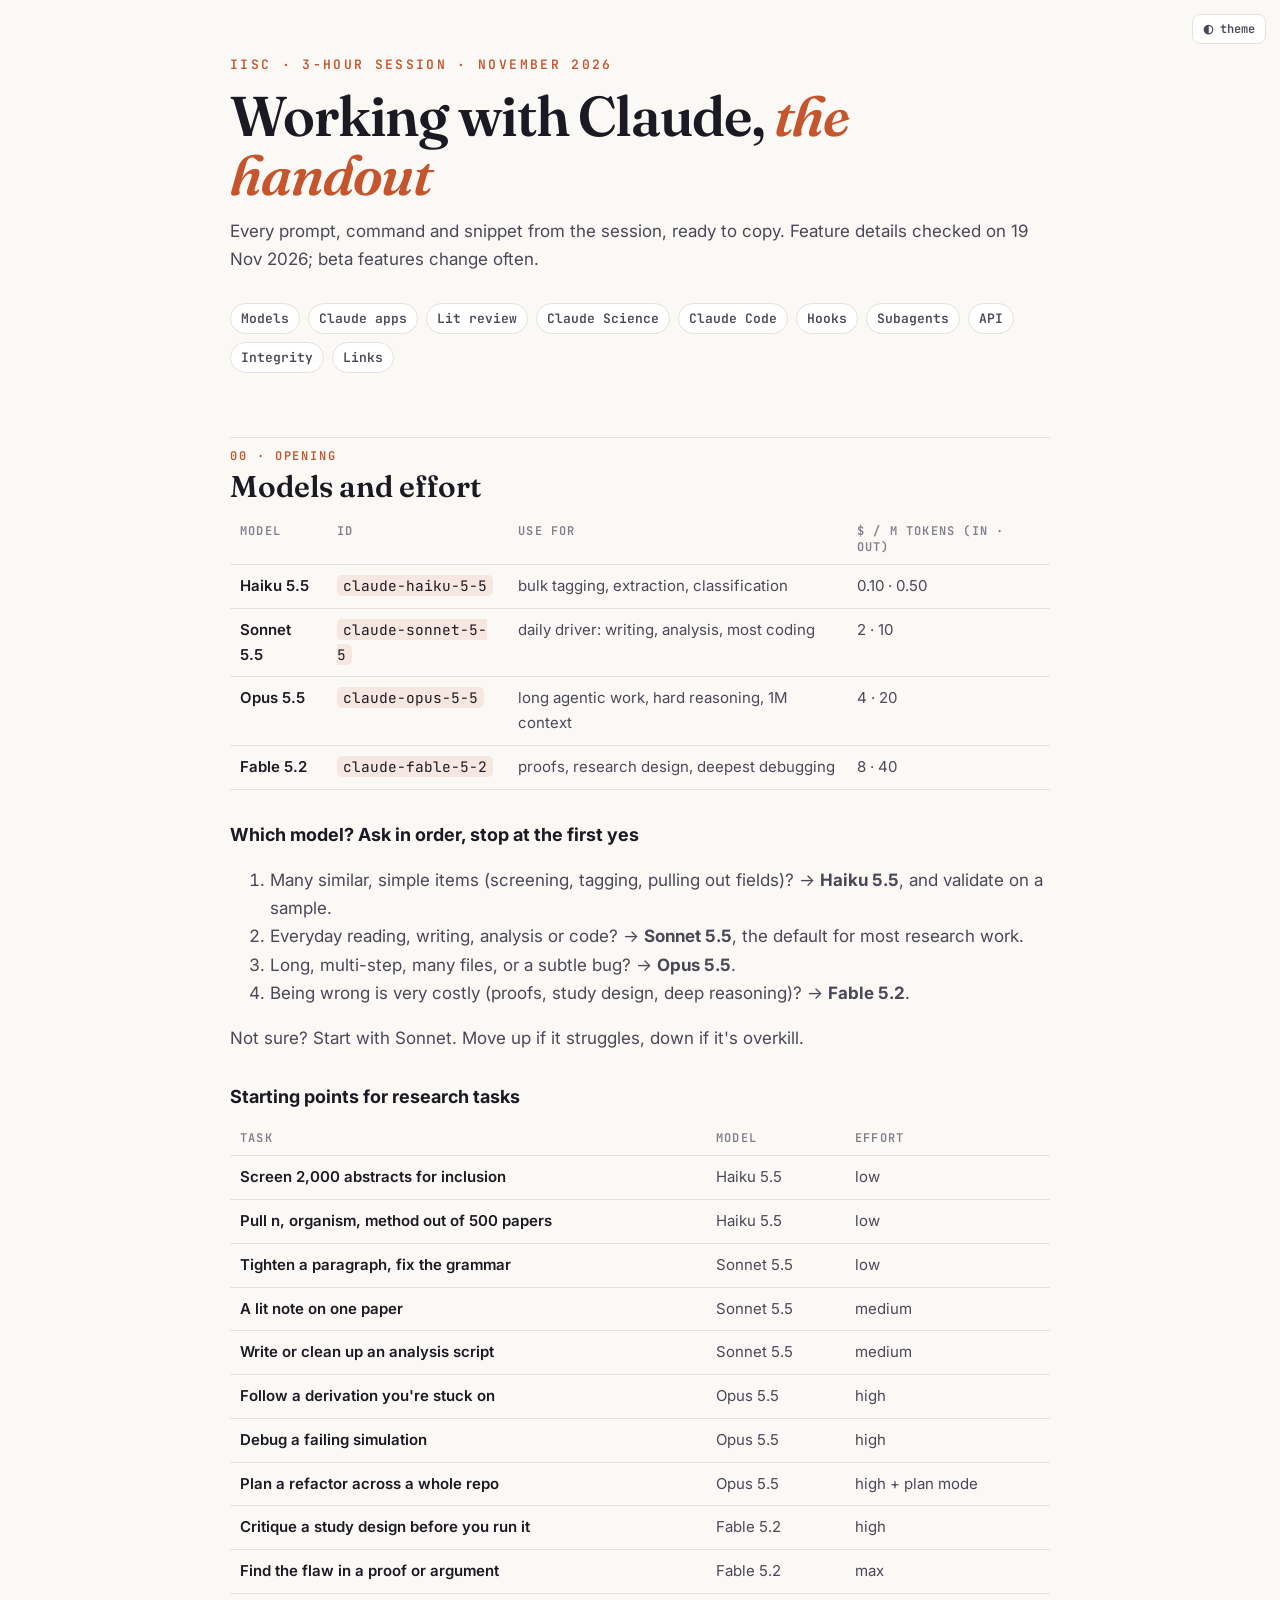
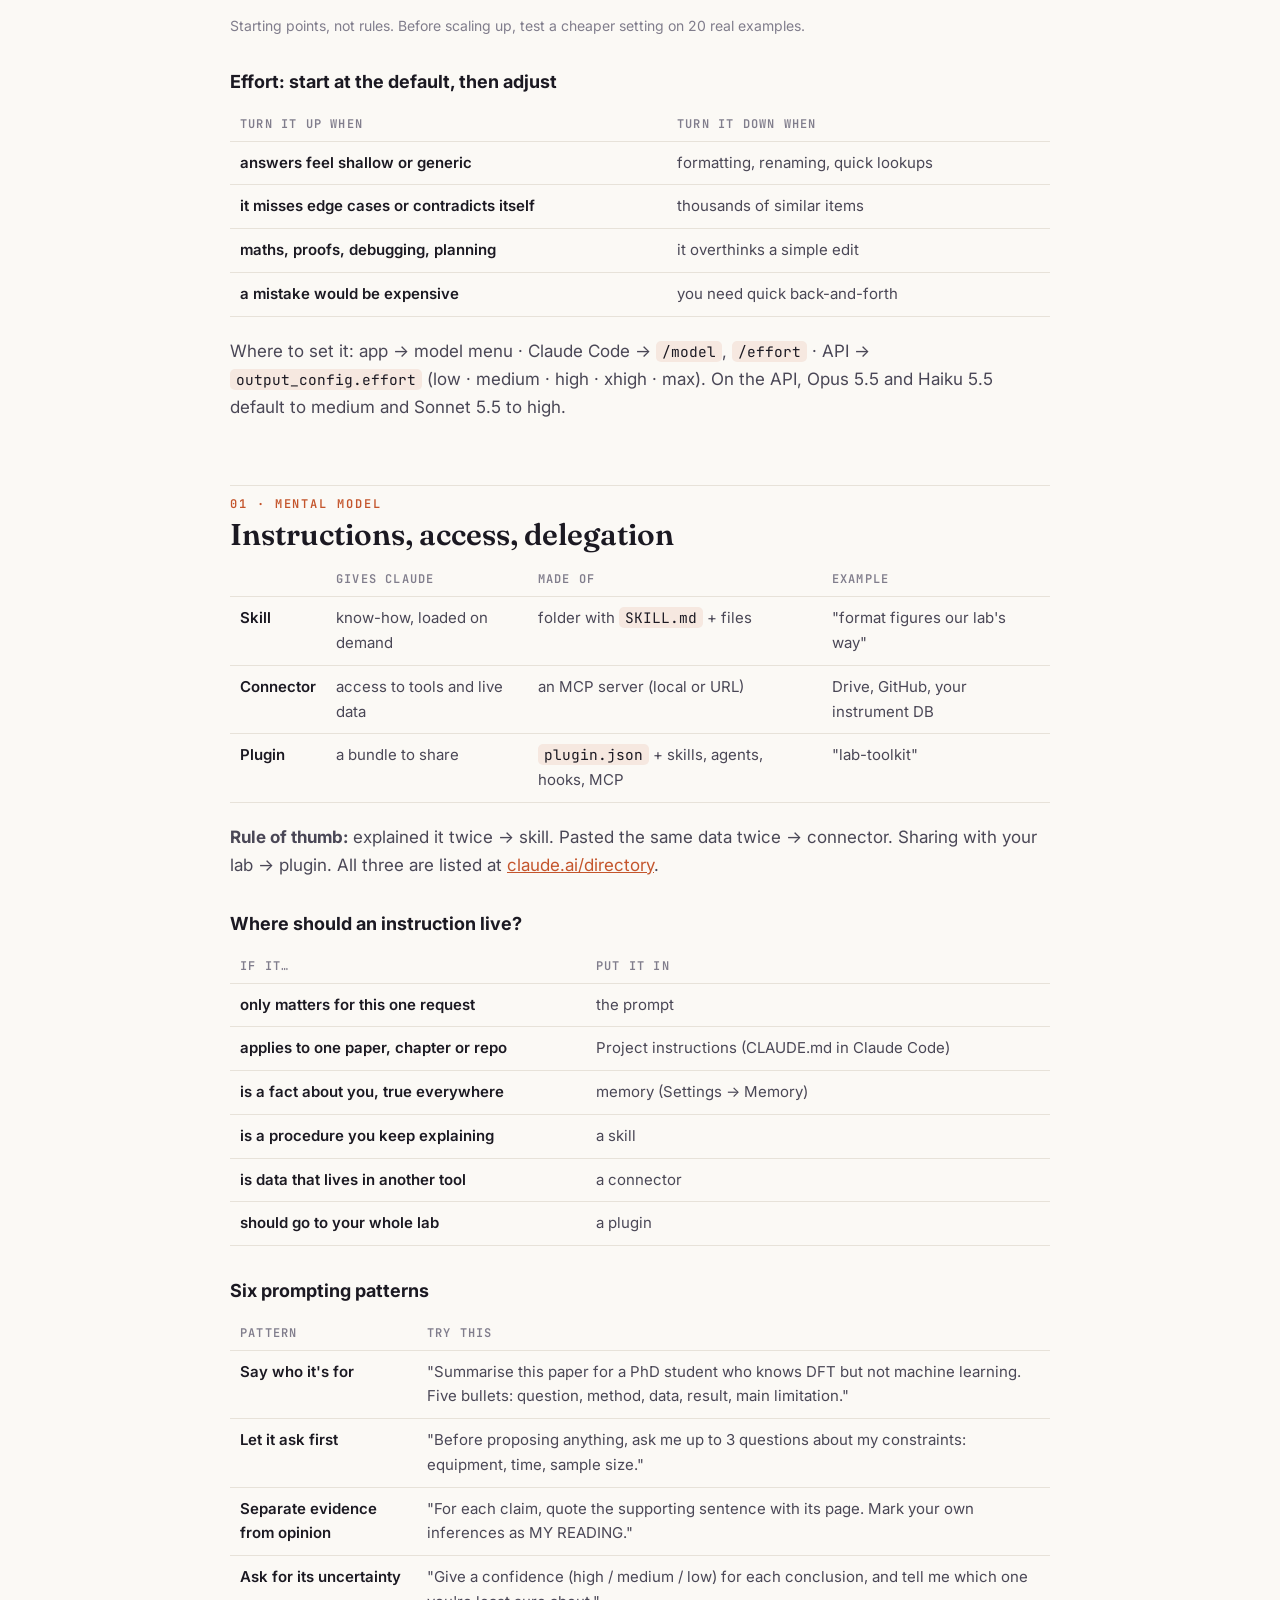
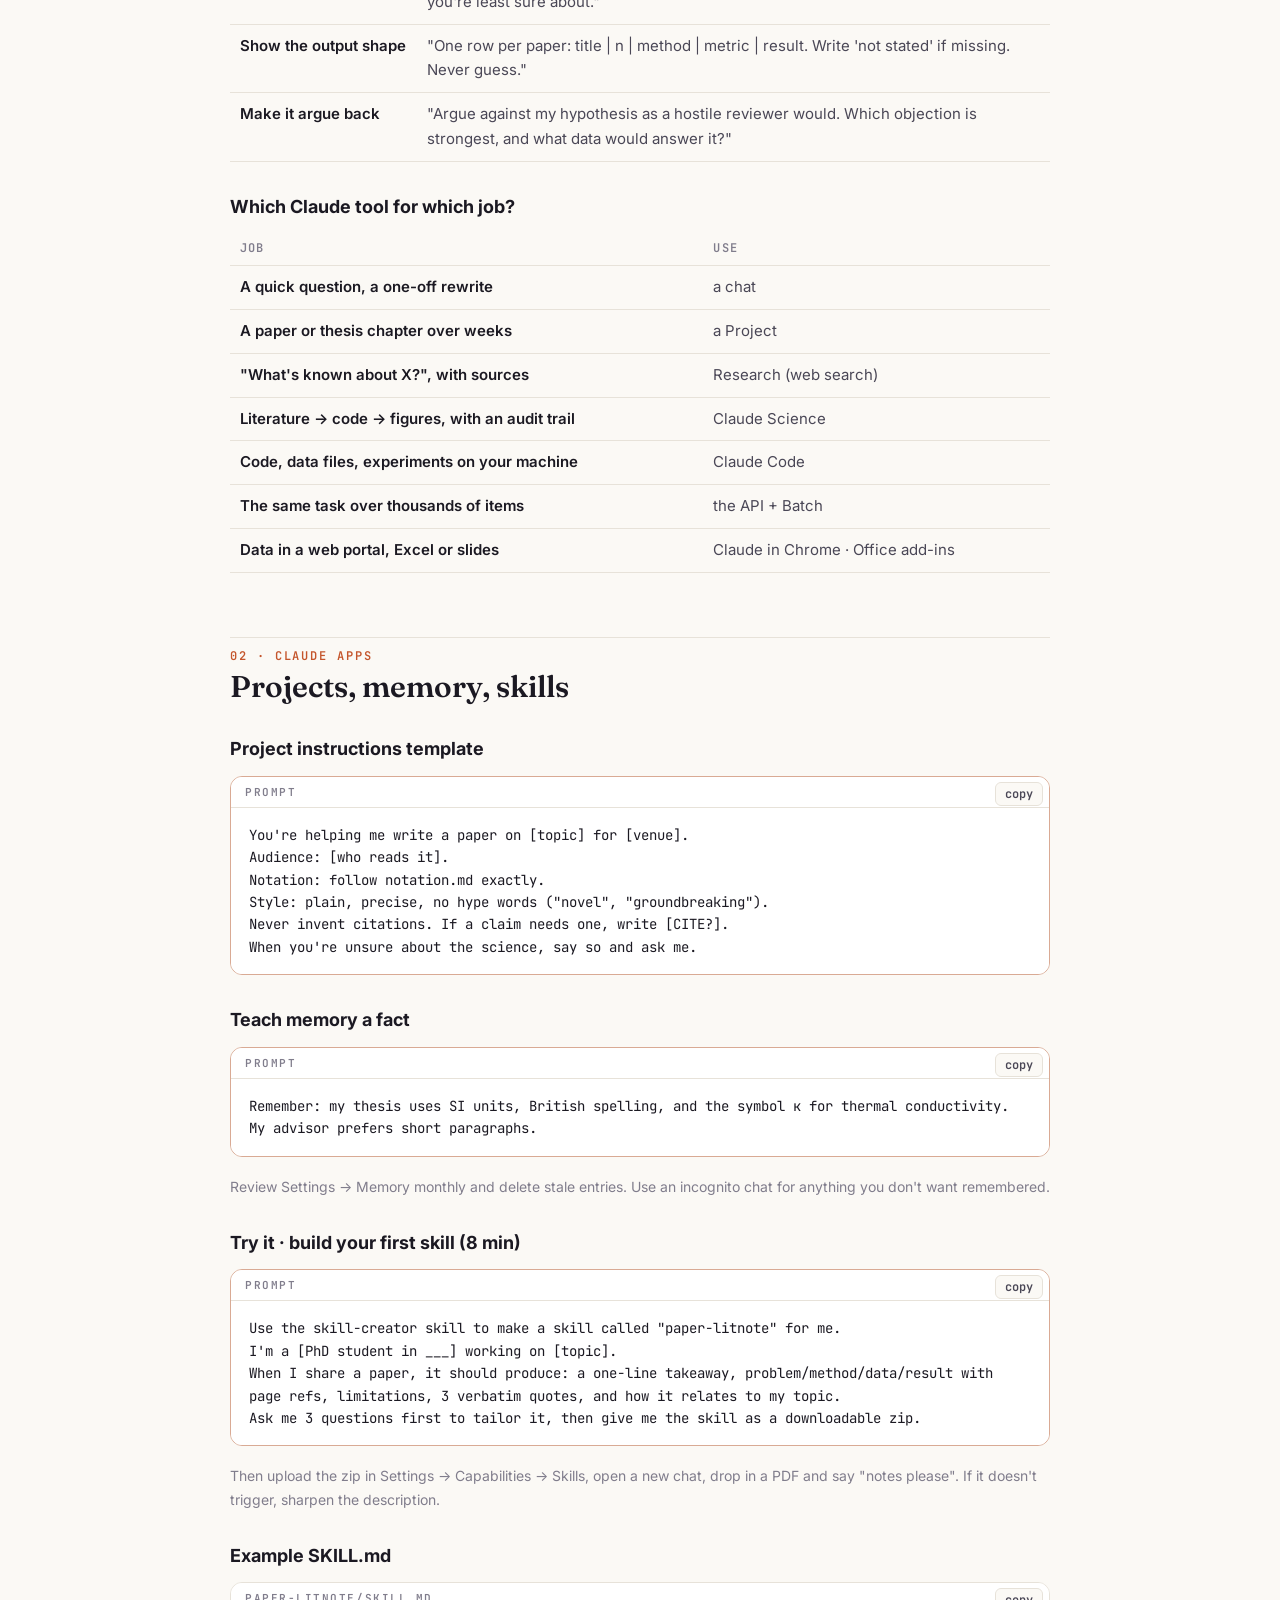
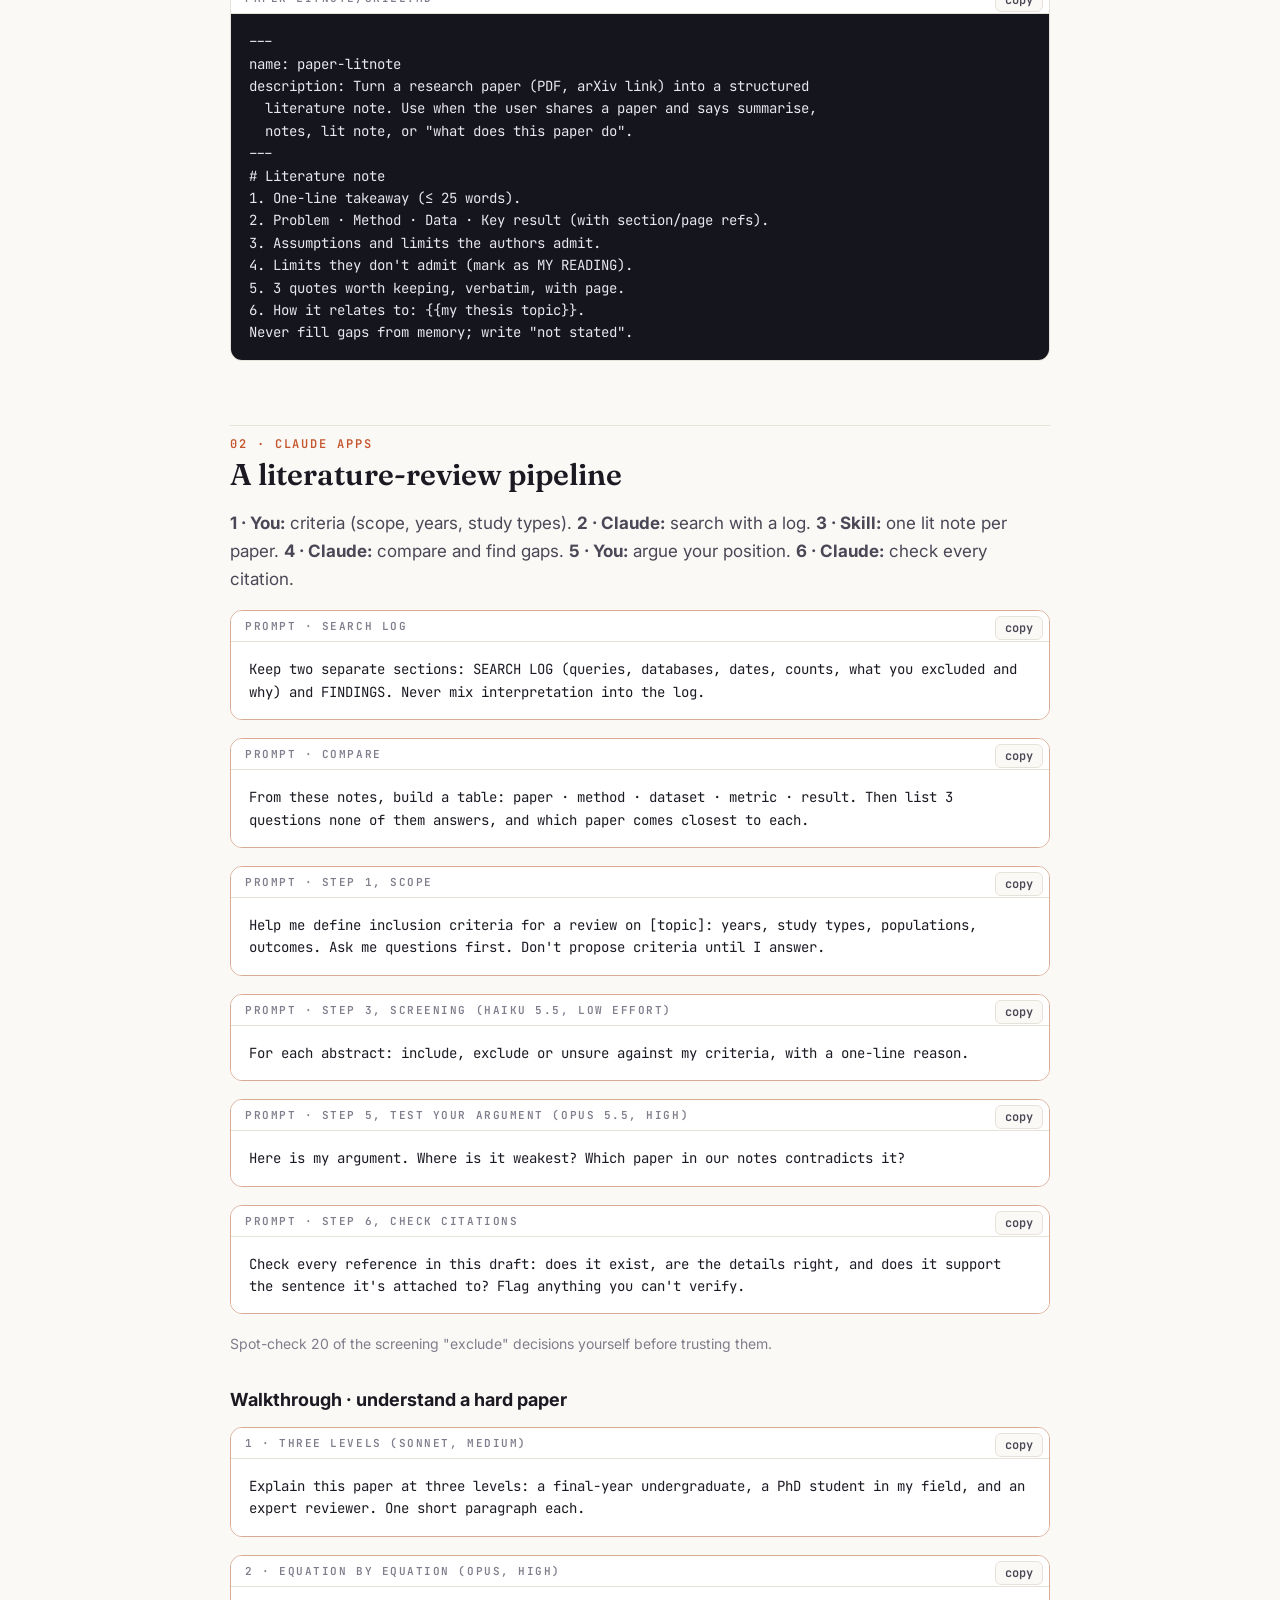
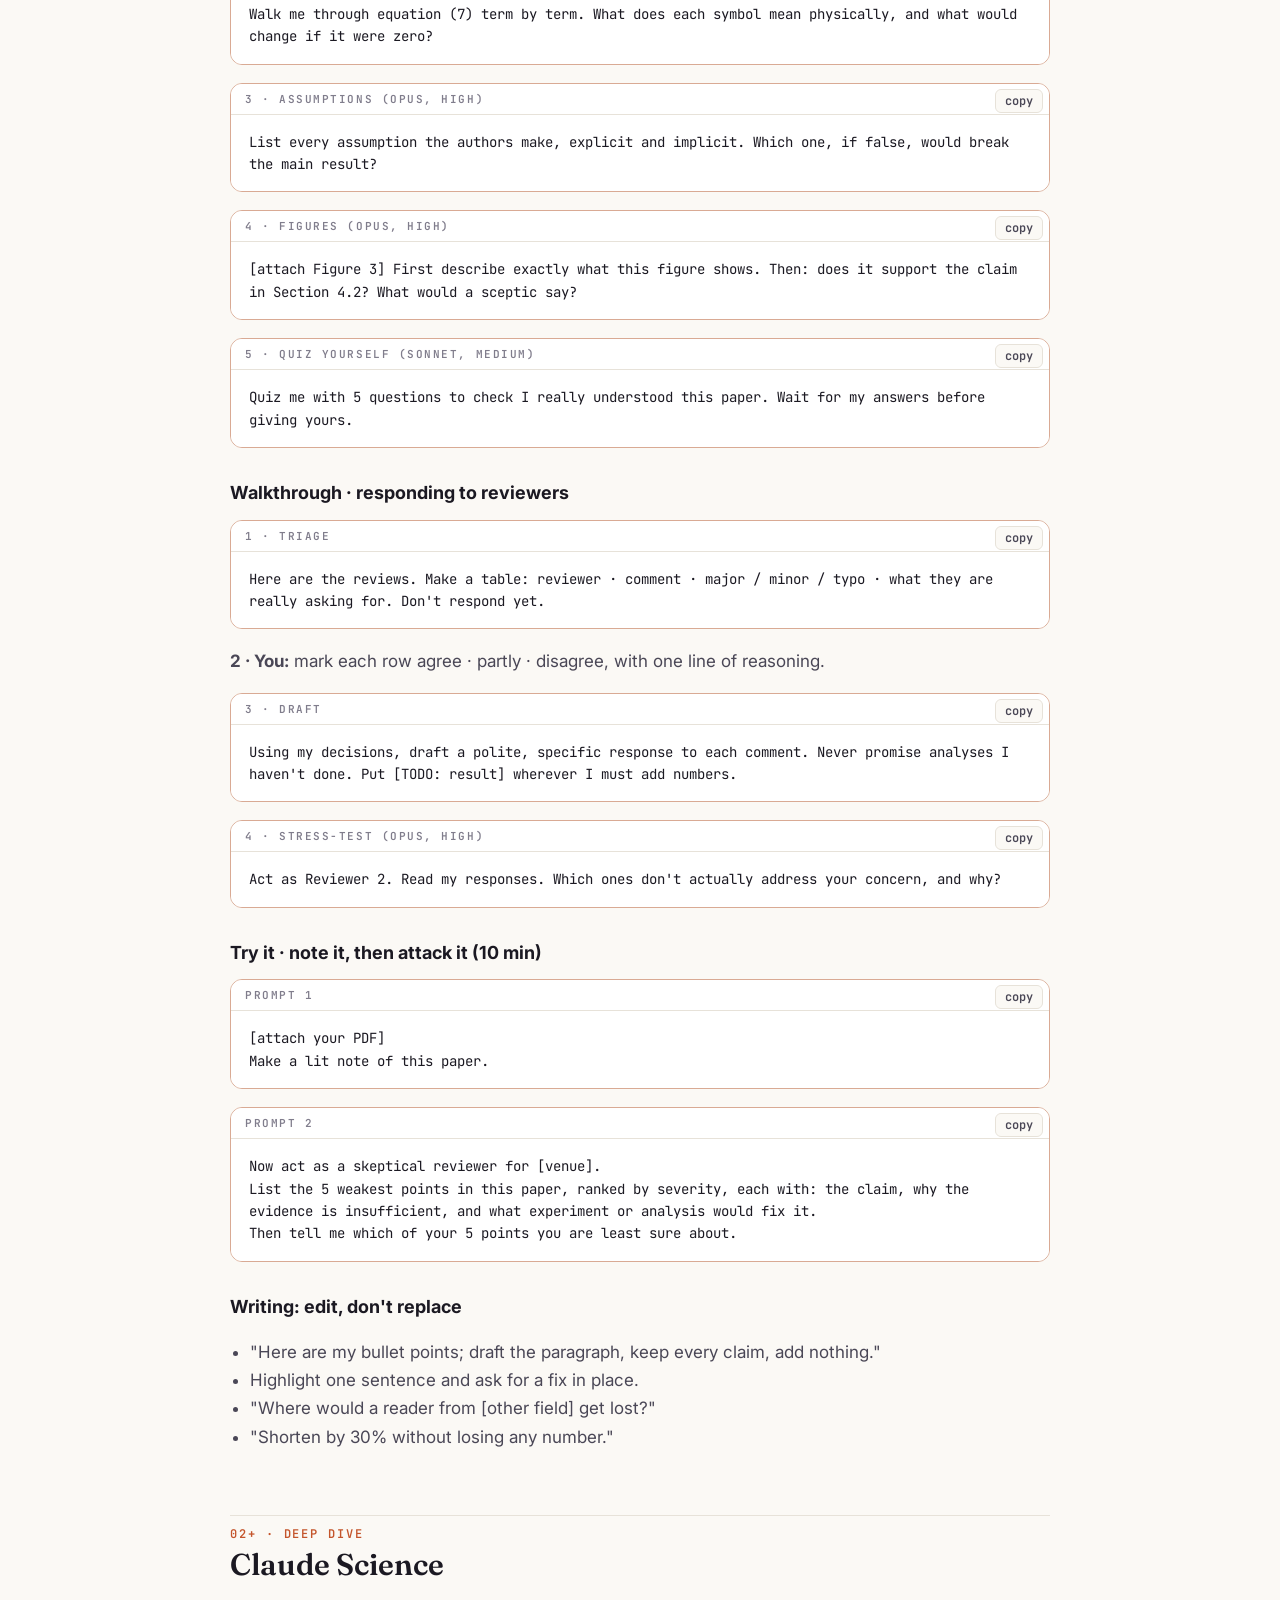
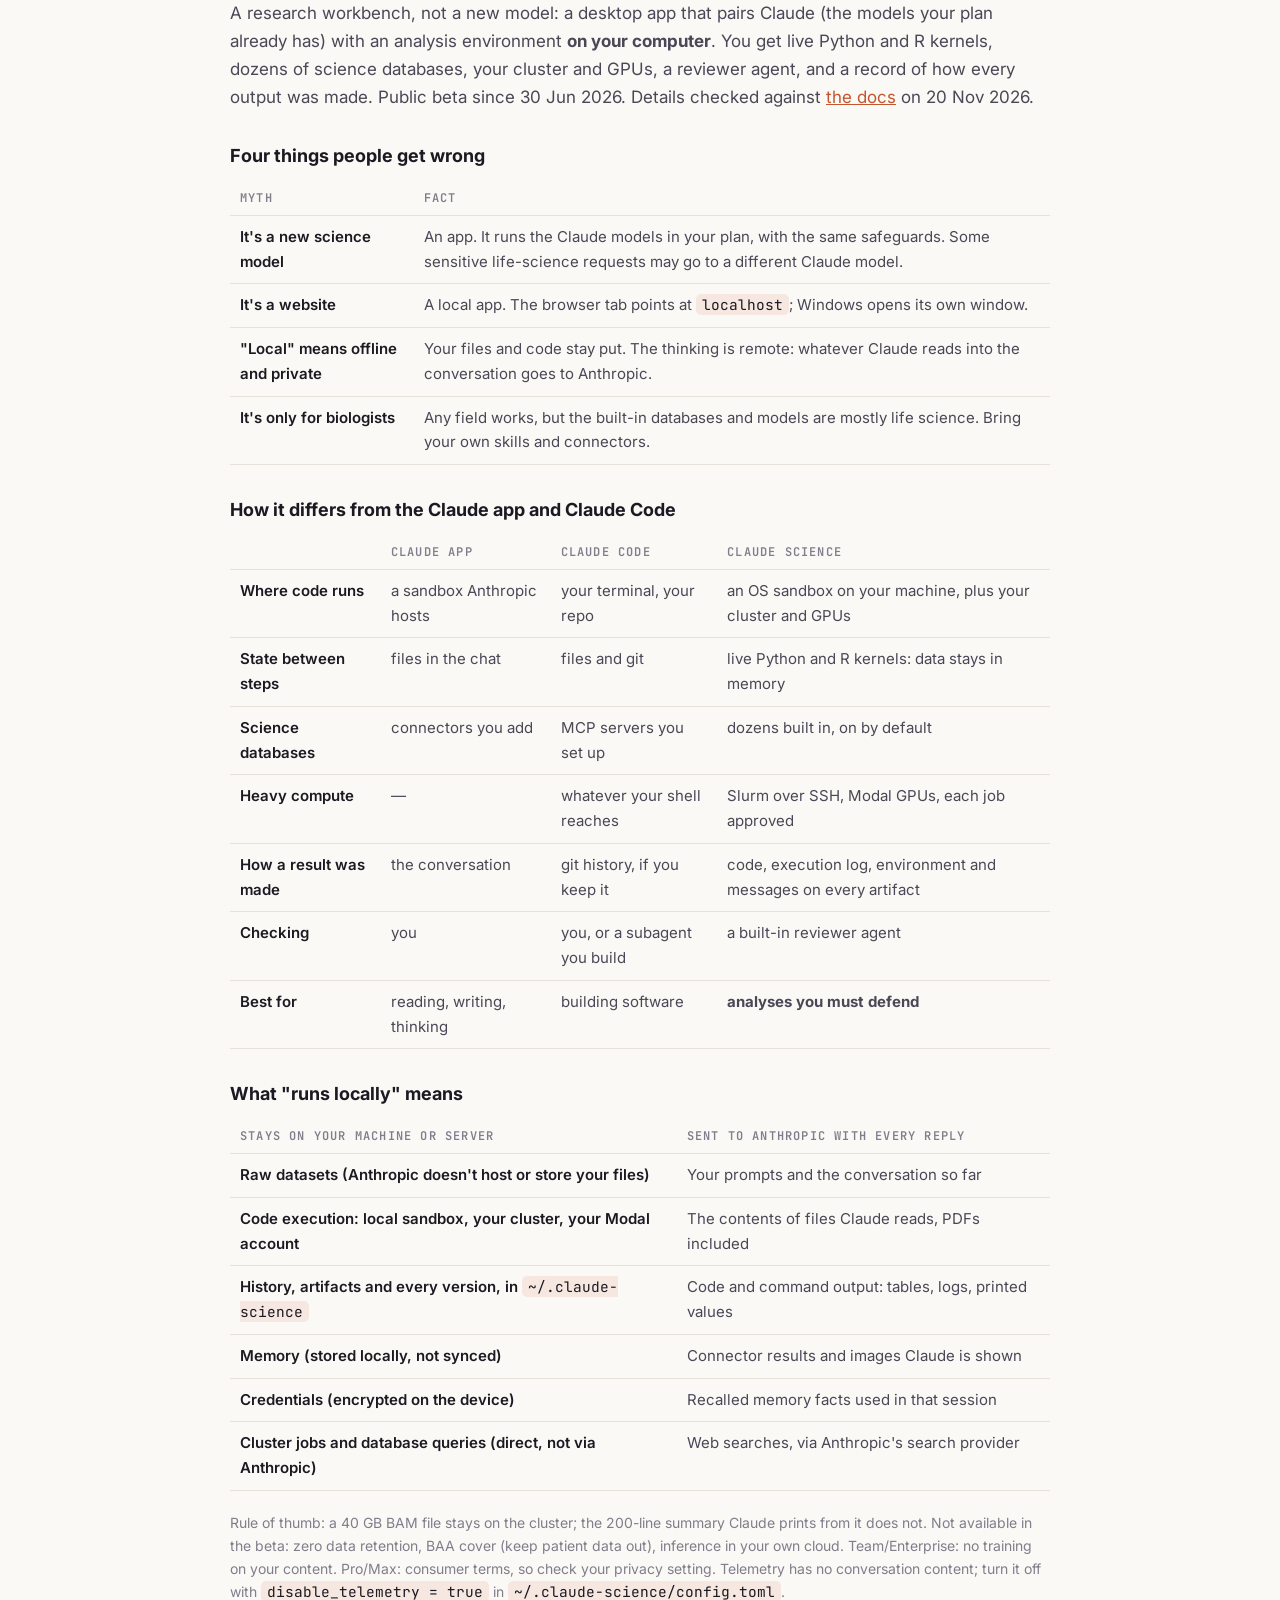
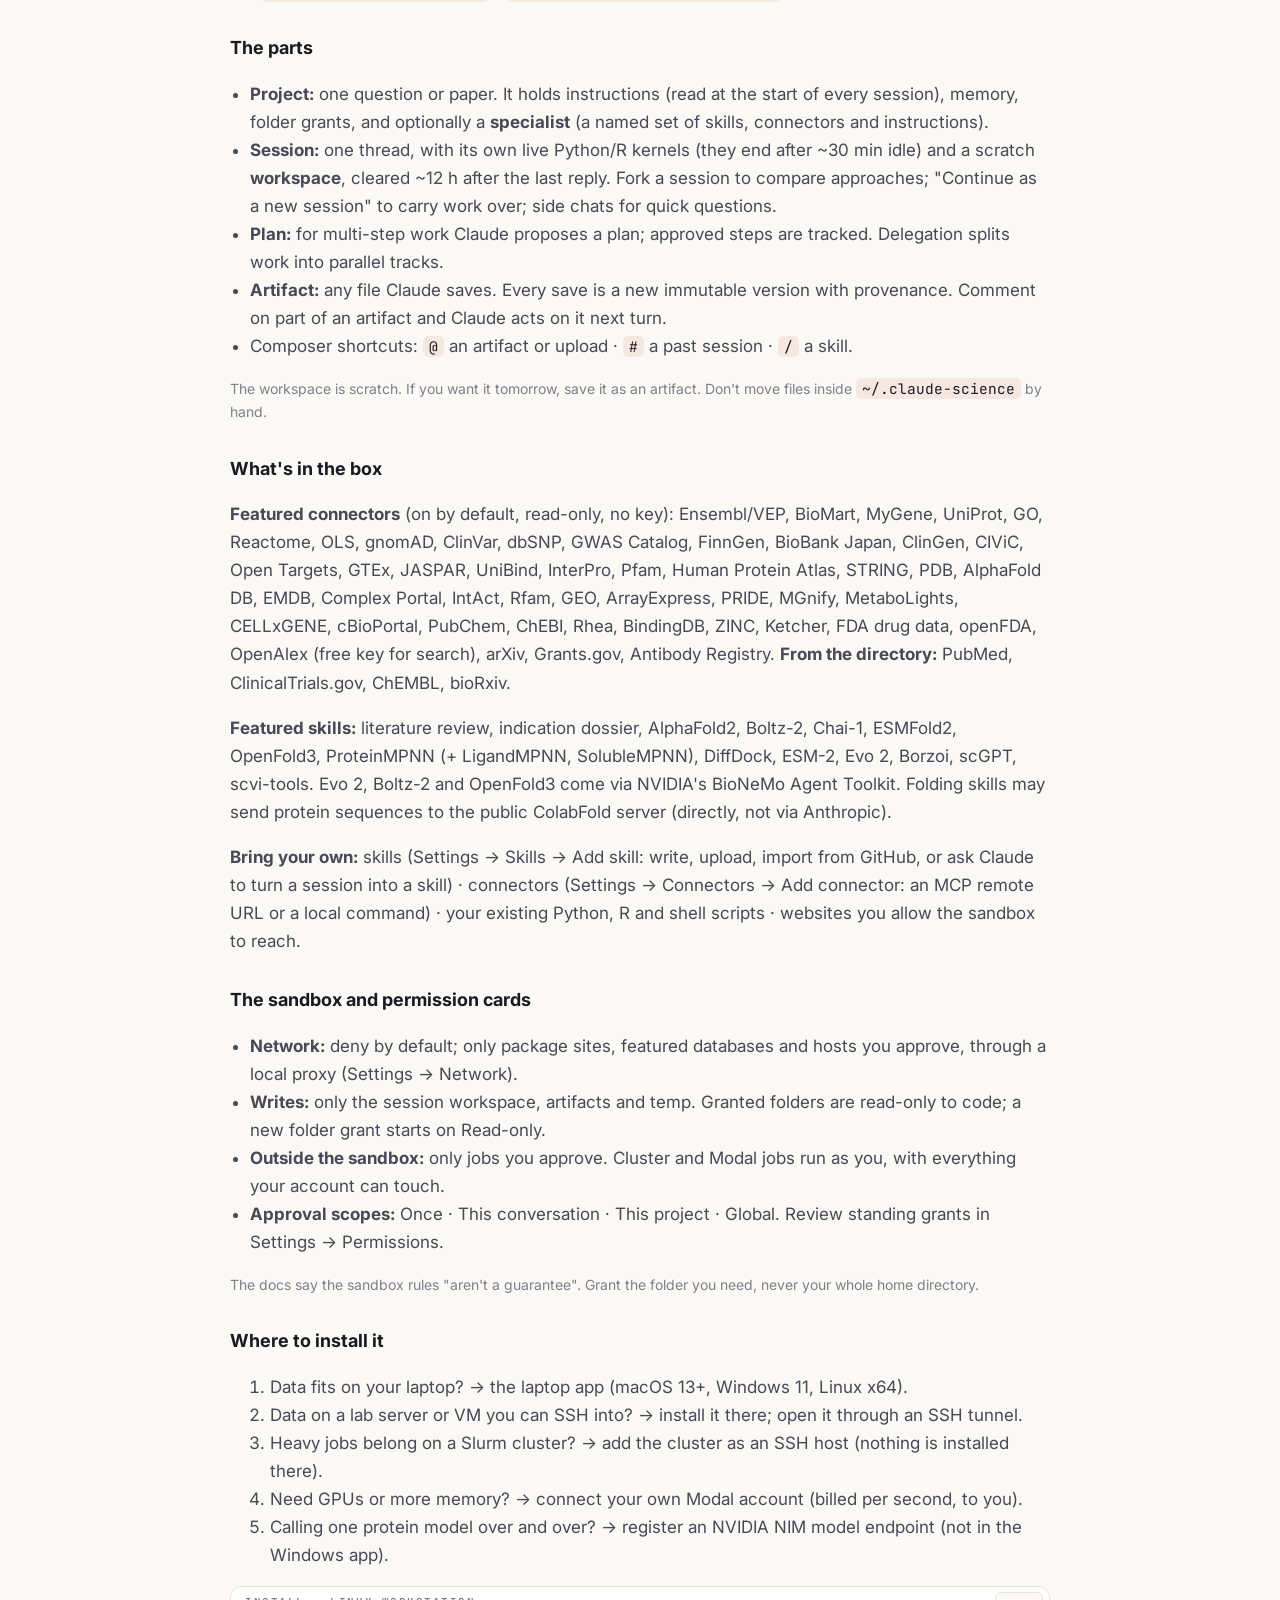
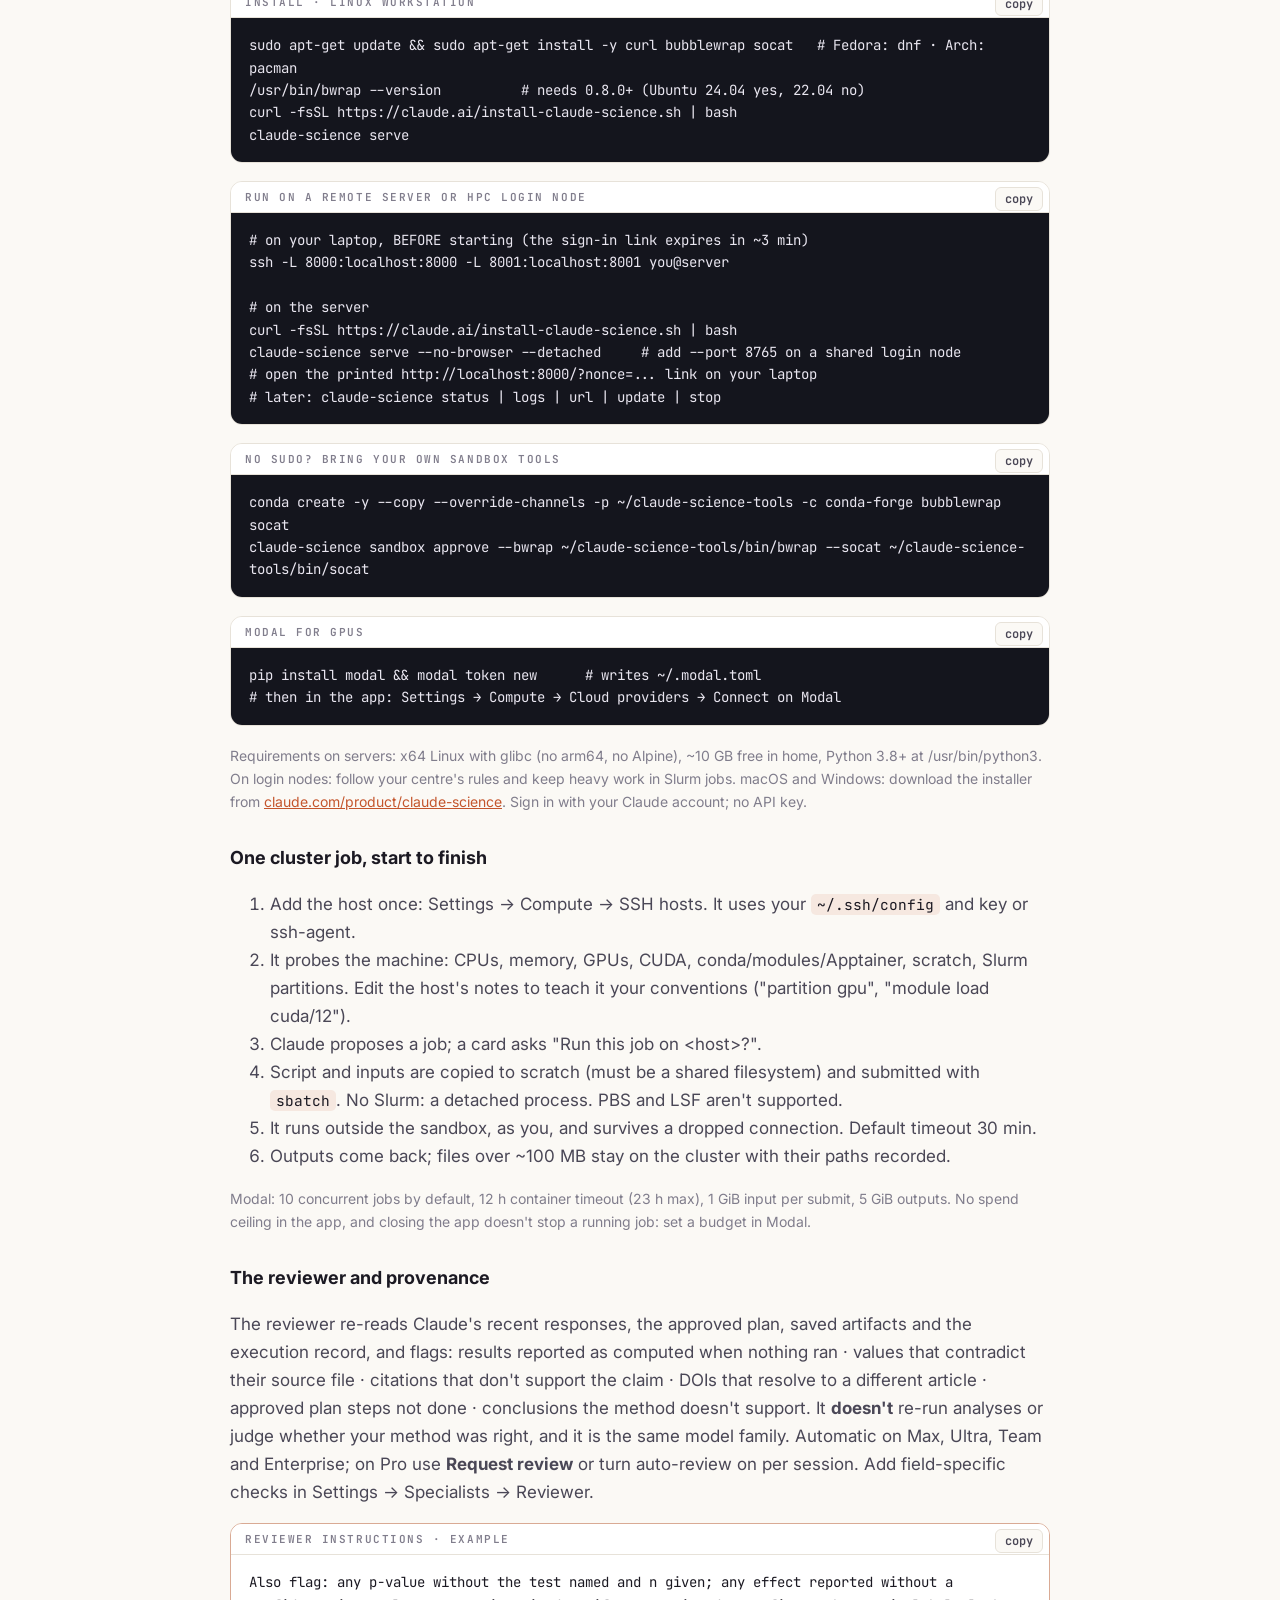
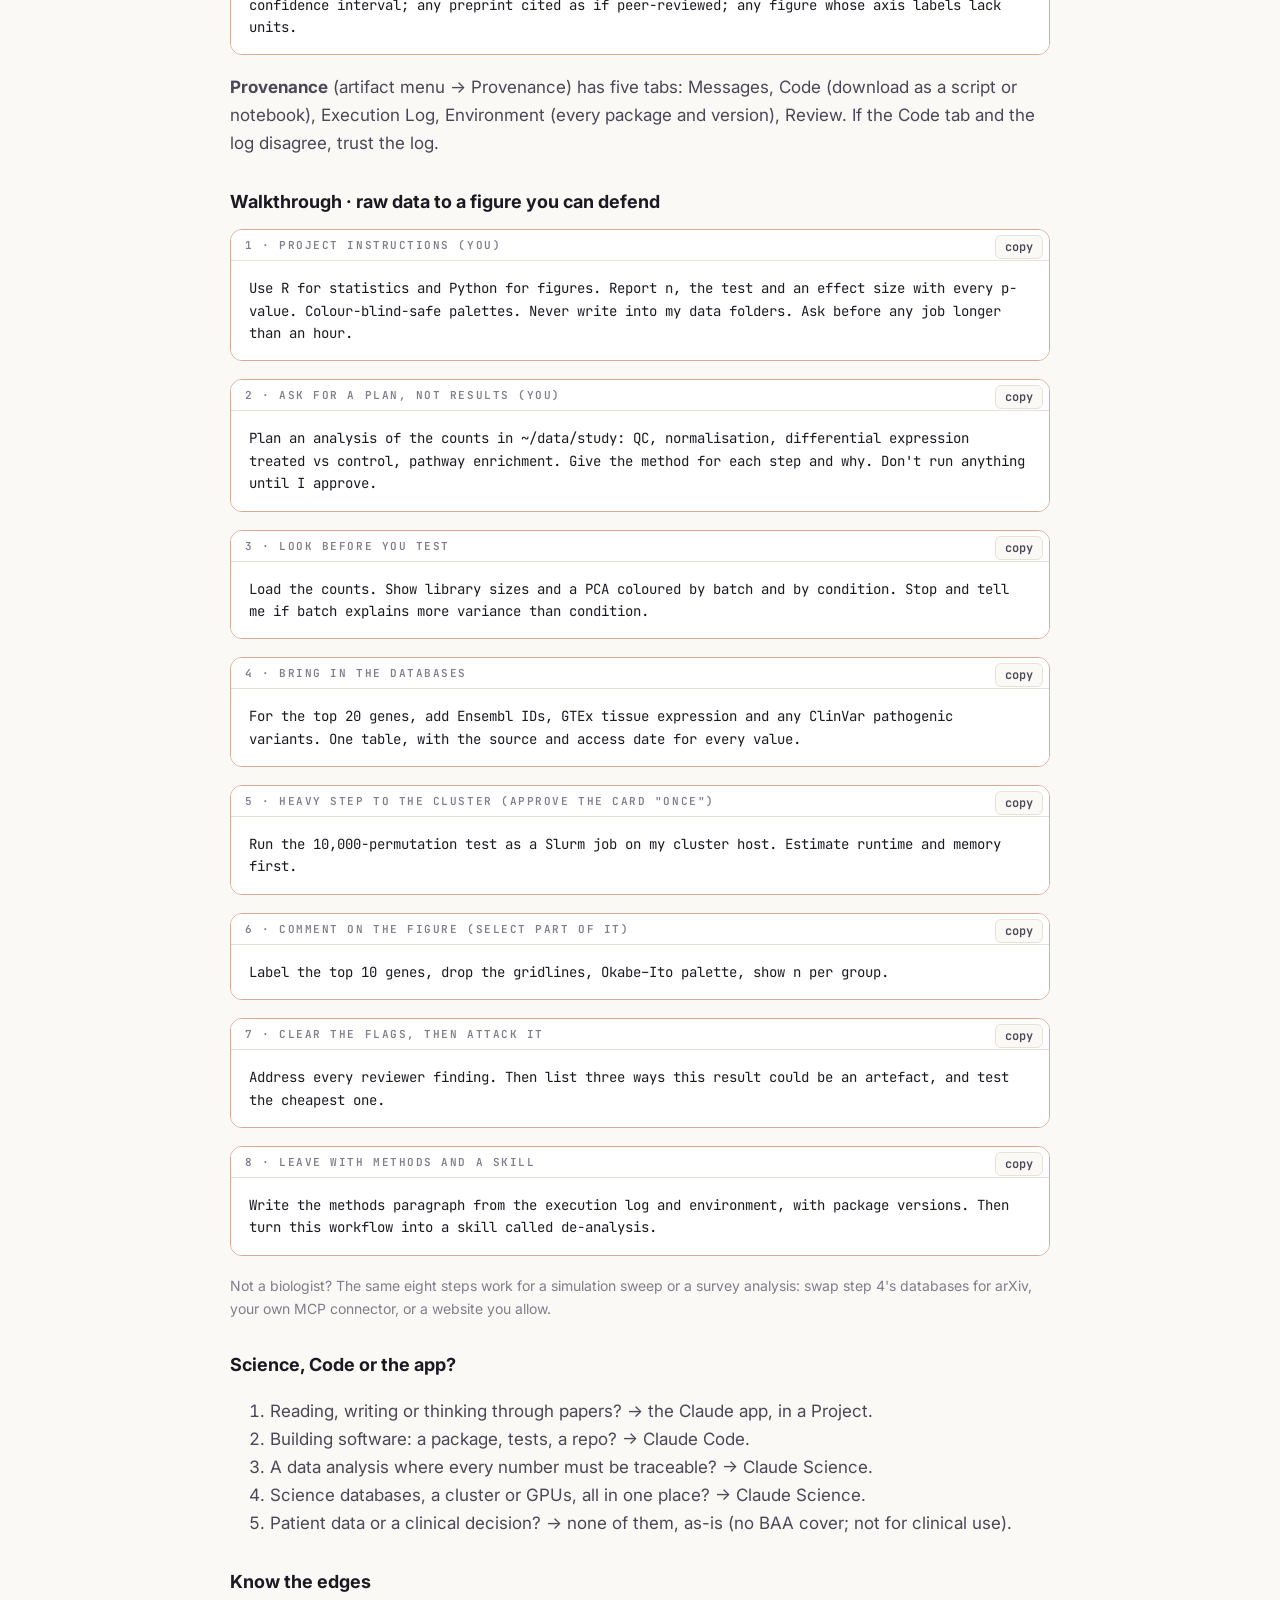
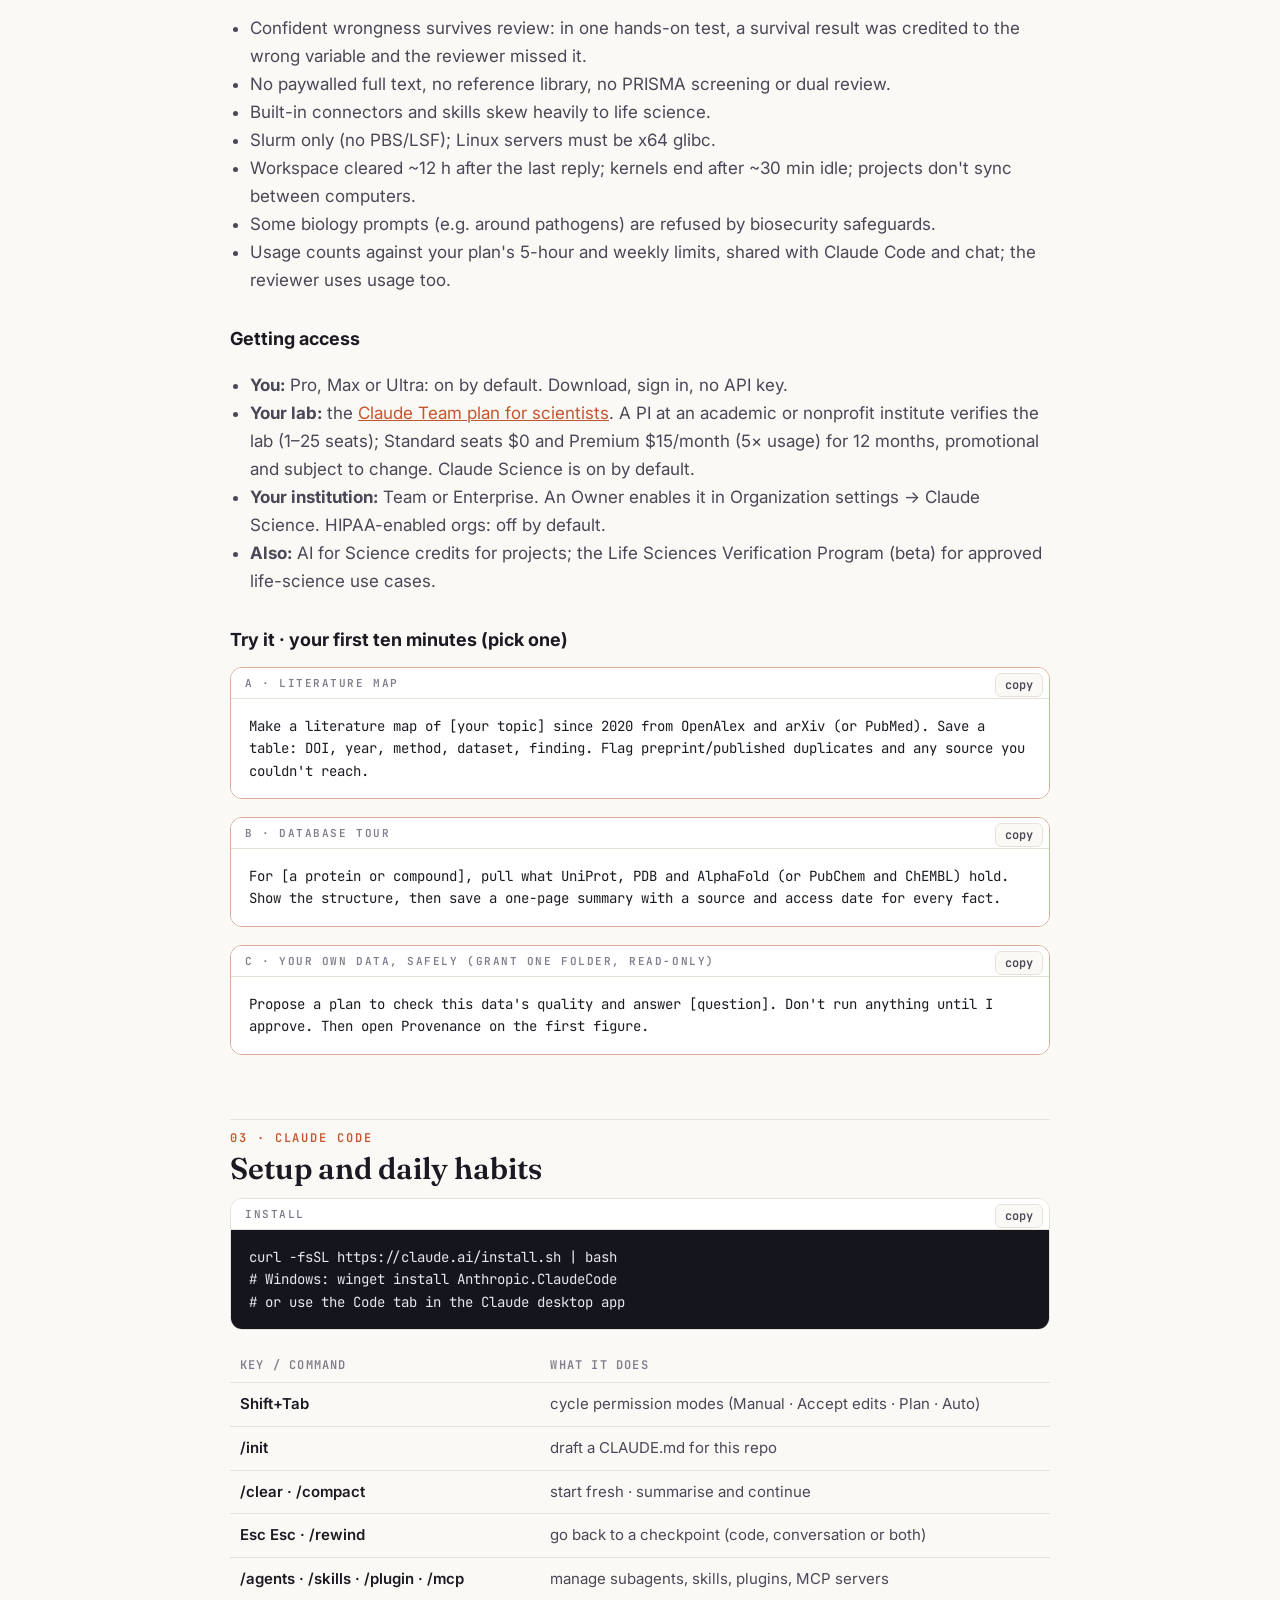
<file: handout.html>
<!doctype html>
<html lang="en">
<head>
<meta charset="utf-8">
<meta name="viewport" content="width=device-width, initial-scale=1">
<title>Working With Claude · Handout</title>
<meta name="description" content="Every prompt, command and snippet from the 3-hour Claude session at IISc, November 2026.">
<link rel="preconnect" href="https://fonts.googleapis.com">
<link rel="preconnect" href="https://fonts.gstatic.com" crossorigin>
<link href="https://fonts.googleapis.com/css2?family=Fraunces:ital,opsz,wght@0,9..144,600;1,9..144,600&family=Inter:wght@400;500;600&family=JetBrains+Mono:wght@400;600&display=swap" rel="stylesheet">
<style>
  :root {
    --bg: #fbf9f5; --panel: #ffffff; --ink: #1b1922; --ink-2: #4a4756; --ink-3: #807d8c; --line: #e7e2d9;
    --accent: #c4552c; --code: #14151d; --code-ink: #e9e6f0; --ok: #1f9a4b;
  }
  @media (prefers-color-scheme: dark) {
    :root:not([data-theme="light"]) { --bg: #0b0c12; --panel: #13141d; --ink: #f2efe9; --ink-2: #c4c1cf; --ink-3: #8b8999; --line: #262736; --accent: #ff8a65; --ok: #4ade80; }
  }
  :root[data-theme="dark"] { --bg: #0b0c12; --panel: #13141d; --ink: #f2efe9; --ink-2: #c4c1cf; --ink-3: #8b8999; --line: #262736; --accent: #ff8a65; --ok: #4ade80; }
  * { box-sizing: border-box; }
  body { margin: 0; background: var(--bg); color: var(--ink); font: 17px/1.65 Inter, system-ui, sans-serif; -webkit-font-smoothing: antialiased; }
  .wrap { max-width: 860px; margin: 0 auto; padding: 56px 20px 100px; }
  header .k { font: 600 13px "JetBrains Mono", monospace; letter-spacing: .18em; text-transform: uppercase; color: var(--accent); }
  h1 { font: 600 clamp(36px, 7vw, 56px)/1.05 Fraunces, Georgia, serif; letter-spacing: -.02em; margin: 14px 0 12px; }
  h1 em { color: var(--accent); }
  header p { color: var(--ink-2); margin: 0; }
  nav { margin: 30px 0 10px; display: flex; flex-wrap: wrap; gap: 8px; }
  nav a { font: 600 13px "JetBrains Mono", monospace; color: var(--ink-2); text-decoration: none; padding: 6px 10px; border: 1px solid var(--line); border-radius: 999px; background: var(--panel); }
  nav a:hover { color: var(--accent); border-color: var(--accent); }
  h2 { font: 600 30px/1.15 Fraunces, Georgia, serif; margin: 64px 0 6px; padding-top: 10px; border-top: 1px solid var(--line); }
  h2 small { display: block; font: 600 12px "JetBrains Mono", monospace; letter-spacing: .16em; color: var(--accent); text-transform: uppercase; margin-bottom: 6px; }
  h3 { font-size: 18px; margin: 30px 0 8px; }
  p, li { color: var(--ink-2); }
  ul { padding-left: 20px; }
  a { color: var(--accent); }
  code { font: 14.5px "JetBrains Mono", monospace; background: color-mix(in srgb, var(--accent) 10%, transparent); padding: 1px 6px; border-radius: 5px; color: var(--ink); }
  .box { position: relative; margin: 12px 0 18px; border-radius: 12px; overflow: hidden; border: 1px solid var(--line); }
  .box .lab { font: 600 11px "JetBrains Mono", monospace; letter-spacing: .14em; text-transform: uppercase; padding: 8px 14px; background: var(--panel); color: var(--ink-3); border-bottom: 1px solid var(--line); }
  .box pre { margin: 0; padding: 16px 18px; background: var(--code); color: var(--code-ink); font: 14px/1.6 "JetBrains Mono", monospace; overflow-x: auto; white-space: pre-wrap; word-break: break-word; }
  .box.prompt pre { background: var(--panel); color: var(--ink); white-space: pre-wrap; }
  .box.prompt { border-color: color-mix(in srgb, var(--accent) 40%, var(--line)); }
  .copy { position: absolute; top: 5px; right: 6px; font: 600 12px "JetBrains Mono", monospace; border: 1px solid var(--line); background: var(--bg); color: var(--ink-2); border-radius: 6px; padding: 3px 9px; cursor: pointer; }
  .copy:hover { color: var(--accent); border-color: var(--accent); }
  table { width: 100%; border-collapse: collapse; font-size: 15px; margin: 10px 0 20px; }
  th, td { text-align: left; padding: 9px 10px; border-bottom: 1px solid var(--line); vertical-align: top; color: var(--ink-2); }
  th { font: 600 12px "JetBrains Mono", monospace; letter-spacing: .1em; text-transform: uppercase; color: var(--ink-3); }
  @media (max-width: 640px) { table { display: block; overflow-x: auto; } th, td { padding: 8px; } .wrap { padding-left: 16px; padding-right: 16px; } }
  td:first-child { color: var(--ink); font-weight: 600; }
  .note { font-size: 14px; color: var(--ink-3); }
  .theme { position: fixed; top: 14px; right: 14px; font: 600 12px "JetBrains Mono", monospace; border: 1px solid var(--line); background: var(--panel); color: var(--ink-2); border-radius: 8px; padding: 6px 10px; cursor: pointer; }
  footer { margin-top: 70px; padding-top: 20px; border-top: 1px solid var(--line); font-size: 14px; color: var(--ink-3); }
  @media (max-width: 600px) { body { font-size: 16px; } td:first-child { white-space: normal; } }
</style>
</head>
<body>
<button class="theme" id="theme">◐ theme</button>
<div class="wrap">
<header>
  <div class="k">IISc · 3-hour session · November 2026</div>
  <h1>Working with Claude, <em>the handout</em></h1>
  <p>Every prompt, command and snippet from the session, ready to copy. Feature details checked on 19 Nov 2026; beta features change often.</p>
  <nav>
    <a href="#models">Models</a><a href="#apps">Claude apps</a><a href="#litreview">Lit review</a><a href="#science">Claude Science</a><a href="#code">Claude Code</a>
    <a href="#hooks">Hooks</a><a href="#agents">Subagents</a><a href="#api">API</a><a href="#integrity">Integrity</a><a href="#links">Links</a>
  </nav>
</header>

<h2 id="models"><small>00 · Opening</small>Models and effort</h2>
<table>
  <tr><th>Model</th><th>ID</th><th>Use for</th><th>$ / M tokens (in · out)</th></tr>
  <tr><td>Haiku 5.5</td><td><code>claude-haiku-5-5</code></td><td>bulk tagging, extraction, classification</td><td>0.10 · 0.50</td></tr>
  <tr><td>Sonnet 5.5</td><td><code>claude-sonnet-5-5</code></td><td>daily driver: writing, analysis, most coding</td><td>2 · 10</td></tr>
  <tr><td>Opus 5.5</td><td><code>claude-opus-5-5</code></td><td>long agentic work, hard reasoning, 1M context</td><td>4 · 20</td></tr>
  <tr><td>Fable 5.2</td><td><code>claude-fable-5-2</code></td><td>proofs, research design, deepest debugging</td><td>8 · 40</td></tr>
</table>
<h3>Which model? Ask in order, stop at the first yes</h3>
<ol>
  <li>Many similar, simple items (screening, tagging, pulling out fields)? → <b>Haiku 5.5</b>, and validate on a sample.</li>
  <li>Everyday reading, writing, analysis or code? → <b>Sonnet 5.5</b>, the default for most research work.</li>
  <li>Long, multi-step, many files, or a subtle bug? → <b>Opus 5.5</b>.</li>
  <li>Being wrong is very costly (proofs, study design, deep reasoning)? → <b>Fable 5.2</b>.</li>
</ol>
<p>Not sure? Start with Sonnet. Move up if it struggles, down if it's overkill.</p>
<h3>Starting points for research tasks</h3>
<table>
  <tr><th>Task</th><th>Model</th><th>Effort</th></tr>
  <tr><td>Screen 2,000 abstracts for inclusion</td><td>Haiku 5.5</td><td>low</td></tr>
  <tr><td>Pull n, organism, method out of 500 papers</td><td>Haiku 5.5</td><td>low</td></tr>
  <tr><td>Tighten a paragraph, fix the grammar</td><td>Sonnet 5.5</td><td>low</td></tr>
  <tr><td>A lit note on one paper</td><td>Sonnet 5.5</td><td>medium</td></tr>
  <tr><td>Write or clean up an analysis script</td><td>Sonnet 5.5</td><td>medium</td></tr>
  <tr><td>Follow a derivation you're stuck on</td><td>Opus 5.5</td><td>high</td></tr>
  <tr><td>Debug a failing simulation</td><td>Opus 5.5</td><td>high</td></tr>
  <tr><td>Plan a refactor across a whole repo</td><td>Opus 5.5</td><td>high + plan mode</td></tr>
  <tr><td>Critique a study design before you run it</td><td>Fable 5.2</td><td>high</td></tr>
  <tr><td>Find the flaw in a proof or argument</td><td>Fable 5.2</td><td>max</td></tr>
</table>
<p class="note">Starting points, not rules. Before scaling up, test a cheaper setting on 20 real examples.</p>
<h3>Effort: start at the default, then adjust</h3>
<table>
  <tr><th>Turn it up when</th><th>Turn it down when</th></tr>
  <tr><td>answers feel shallow or generic</td><td>formatting, renaming, quick lookups</td></tr>
  <tr><td>it misses edge cases or contradicts itself</td><td>thousands of similar items</td></tr>
  <tr><td>maths, proofs, debugging, planning</td><td>it overthinks a simple edit</td></tr>
  <tr><td>a mistake would be expensive</td><td>you need quick back-and-forth</td></tr>
</table>
<p>Where to set it: app → model menu · Claude Code → <code>/model</code>, <code>/effort</code> · API → <code>output_config.effort</code> (low · medium · high · xhigh · max). On the API, Opus 5.5 and Haiku 5.5 default to medium and Sonnet 5.5 to high.</p>

<h2 id="mental"><small>01 · Mental model</small>Instructions, access, delegation</h2>
<table>
  <tr><th></th><th>Gives Claude</th><th>Made of</th><th>Example</th></tr>
  <tr><td>Skill</td><td>know-how, loaded on demand</td><td>folder with <code>SKILL.md</code> + files</td><td>"format figures our lab's way"</td></tr>
  <tr><td>Connector</td><td>access to tools and live data</td><td>an MCP server (local or URL)</td><td>Drive, GitHub, your instrument DB</td></tr>
  <tr><td>Plugin</td><td>a bundle to share</td><td><code>plugin.json</code> + skills, agents, hooks, MCP</td><td>"lab-toolkit"</td></tr>
</table>
<p><b>Rule of thumb:</b> explained it twice → skill. Pasted the same data twice → connector. Sharing with your lab → plugin. All three are listed at <a href="https://claude.ai/directory">claude.ai/directory</a>.</p>
<h3>Where should an instruction live?</h3>
<table>
  <tr><th>If it…</th><th>Put it in</th></tr>
  <tr><td>only matters for this one request</td><td>the prompt</td></tr>
  <tr><td>applies to one paper, chapter or repo</td><td>Project instructions (CLAUDE.md in Claude Code)</td></tr>
  <tr><td>is a fact about you, true everywhere</td><td>memory (Settings → Memory)</td></tr>
  <tr><td>is a procedure you keep explaining</td><td>a skill</td></tr>
  <tr><td>is data that lives in another tool</td><td>a connector</td></tr>
  <tr><td>should go to your whole lab</td><td>a plugin</td></tr>
</table>
<h3>Six prompting patterns</h3>
<table>
  <tr><th>Pattern</th><th>Try this</th></tr>
  <tr><td>Say who it's for</td><td>"Summarise this paper for a PhD student who knows DFT but not machine learning. Five bullets: question, method, data, result, main limitation."</td></tr>
  <tr><td>Let it ask first</td><td>"Before proposing anything, ask me up to 3 questions about my constraints: equipment, time, sample size."</td></tr>
  <tr><td>Separate evidence from opinion</td><td>"For each claim, quote the supporting sentence with its page. Mark your own inferences as MY READING."</td></tr>
  <tr><td>Ask for its uncertainty</td><td>"Give a confidence (high / medium / low) for each conclusion, and tell me which one you're least sure about."</td></tr>
  <tr><td>Show the output shape</td><td>"One row per paper: title | n | method | metric | result. Write 'not stated' if missing. Never guess."</td></tr>
  <tr><td>Make it argue back</td><td>"Argue against my hypothesis as a hostile reviewer would. Which objection is strongest, and what data would answer it?"</td></tr>
</table>
<h3>Which Claude tool for which job?</h3>
<table>
  <tr><th>Job</th><th>Use</th></tr>
  <tr><td>A quick question, a one-off rewrite</td><td>a chat</td></tr>
  <tr><td>A paper or thesis chapter over weeks</td><td>a Project</td></tr>
  <tr><td>"What's known about X?", with sources</td><td>Research (web search)</td></tr>
  <tr><td>Literature → code → figures, with an audit trail</td><td>Claude Science</td></tr>
  <tr><td>Code, data files, experiments on your machine</td><td>Claude Code</td></tr>
  <tr><td>The same task over thousands of items</td><td>the API + Batch</td></tr>
  <tr><td>Data in a web portal, Excel or slides</td><td>Claude in Chrome · Office add-ins</td></tr>
</table>

<h2 id="apps"><small>02 · Claude apps</small>Projects, memory, skills</h2>
<h3>Project instructions template</h3>
<div class="box prompt"><div class="lab">Prompt</div><pre>You're helping me write a paper on [topic] for [venue].
Audience: [who reads it].
Notation: follow notation.md exactly.
Style: plain, precise, no hype words ("novel", "groundbreaking").
Never invent citations. If a claim needs one, write [CITE?].
When you're unsure about the science, say so and ask me.</pre></div>
<h3>Teach memory a fact</h3>
<div class="box prompt"><div class="lab">Prompt</div><pre>Remember: my thesis uses SI units, British spelling, and the symbol κ for thermal conductivity. My advisor prefers short paragraphs.</pre></div>
<p class="note">Review Settings → Memory monthly and delete stale entries. Use an incognito chat for anything you don't want remembered.</p>
<h3>Try it · build your first skill (8 min)</h3>
<div class="box prompt"><div class="lab">Prompt</div><pre>Use the skill-creator skill to make a skill called "paper-litnote" for me.
I'm a [PhD student in ___] working on [topic].
When I share a paper, it should produce: a one-line takeaway, problem/method/data/result with page refs, limitations, 3 verbatim quotes, and how it relates to my topic.
Ask me 3 questions first to tailor it, then give me the skill as a downloadable zip.</pre></div>
<p class="note">Then upload the zip in Settings → Capabilities → Skills, open a new chat, drop in a PDF and say "notes please". If it doesn't trigger, sharpen the description.</p>
<h3>Example SKILL.md</h3>
<div class="box"><div class="lab">paper-litnote/SKILL.md</div><pre>---
name: paper-litnote
description: Turn a research paper (PDF, arXiv link) into a structured
  literature note. Use when the user shares a paper and says summarise,
  notes, lit note, or "what does this paper do".
---
# Literature note
1. One-line takeaway (≤ 25 words).
2. Problem · Method · Data · Key result (with section/page refs).
3. Assumptions and limits the authors admit.
4. Limits they don't admit (mark as MY READING).
5. 3 quotes worth keeping, verbatim, with page.
6. How it relates to: {{my thesis topic}}.
Never fill gaps from memory; write "not stated".</pre></div>

<h2 id="litreview"><small>02 · Claude apps</small>A literature-review pipeline</h2>
<p><b>1 · You:</b> criteria (scope, years, study types). <b>2 · Claude:</b> search with a log. <b>3 · Skill:</b> one lit note per paper. <b>4 · Claude:</b> compare and find gaps. <b>5 · You:</b> argue your position. <b>6 · Claude:</b> check every citation.</p>
<div class="box prompt"><div class="lab">Prompt · search log</div><pre>Keep two separate sections: SEARCH LOG (queries, databases, dates, counts, what you excluded and why) and FINDINGS. Never mix interpretation into the log.</pre></div>
<div class="box prompt"><div class="lab">Prompt · compare</div><pre>From these notes, build a table: paper · method · dataset · metric · result. Then list 3 questions none of them answers, and which paper comes closest to each.</pre></div>
<div class="box prompt"><div class="lab">Prompt · step 1, scope</div><pre>Help me define inclusion criteria for a review on [topic]: years, study types, populations, outcomes. Ask me questions first. Don't propose criteria until I answer.</pre></div>
<div class="box prompt"><div class="lab">Prompt · step 3, screening (Haiku 5.5, low effort)</div><pre>For each abstract: include, exclude or unsure against my criteria, with a one-line reason.</pre></div>
<div class="box prompt"><div class="lab">Prompt · step 5, test your argument (Opus 5.5, high)</div><pre>Here is my argument. Where is it weakest? Which paper in our notes contradicts it?</pre></div>
<div class="box prompt"><div class="lab">Prompt · step 6, check citations</div><pre>Check every reference in this draft: does it exist, are the details right, and does it support the sentence it's attached to? Flag anything you can't verify.</pre></div>
<p class="note">Spot-check 20 of the screening "exclude" decisions yourself before trusting them.</p>

<h3>Walkthrough · understand a hard paper</h3>
<div class="box prompt"><div class="lab">1 · three levels (Sonnet, medium)</div><pre>Explain this paper at three levels: a final-year undergraduate, a PhD student in my field, and an expert reviewer. One short paragraph each.</pre></div>
<div class="box prompt"><div class="lab">2 · equation by equation (Opus, high)</div><pre>Walk me through equation (7) term by term. What does each symbol mean physically, and what would change if it were zero?</pre></div>
<div class="box prompt"><div class="lab">3 · assumptions (Opus, high)</div><pre>List every assumption the authors make, explicit and implicit. Which one, if false, would break the main result?</pre></div>
<div class="box prompt"><div class="lab">4 · figures (Opus, high)</div><pre>[attach Figure 3] First describe exactly what this figure shows. Then: does it support the claim in Section 4.2? What would a sceptic say?</pre></div>
<div class="box prompt"><div class="lab">5 · quiz yourself (Sonnet, medium)</div><pre>Quiz me with 5 questions to check I really understood this paper. Wait for my answers before giving yours.</pre></div>

<h3>Walkthrough · responding to reviewers</h3>
<div class="box prompt"><div class="lab">1 · triage</div><pre>Here are the reviews. Make a table: reviewer · comment · major / minor / typo · what they are really asking for. Don't respond yet.</pre></div>
<p><b>2 · You:</b> mark each row agree · partly · disagree, with one line of reasoning.</p>
<div class="box prompt"><div class="lab">3 · draft</div><pre>Using my decisions, draft a polite, specific response to each comment. Never promise analyses I haven't done. Put [TODO: result] wherever I must add numbers.</pre></div>
<div class="box prompt"><div class="lab">4 · stress-test (Opus, high)</div><pre>Act as Reviewer 2. Read my responses. Which ones don't actually address your concern, and why?</pre></div>

<h3>Try it · note it, then attack it (10 min)</h3>
<div class="box prompt"><div class="lab">Prompt 1</div><pre>[attach your PDF]
Make a lit note of this paper.</pre></div>
<div class="box prompt"><div class="lab">Prompt 2</div><pre>Now act as a skeptical reviewer for [venue].
List the 5 weakest points in this paper, ranked by severity, each with: the claim, why the evidence is insufficient, and what experiment or analysis would fix it.
Then tell me which of your 5 points you are least sure about.</pre></div>
<h3>Writing: edit, don't replace</h3>
<ul>
  <li>"Here are my bullet points; draft the paragraph, keep every claim, add nothing."</li>
  <li>Highlight one sentence and ask for a fix in place.</li>
  <li>"Where would a reader from [other field] get lost?"</li>
  <li>"Shorten by 30% without losing any number."</li>
</ul>

<h2 id="science"><small>02+ · Deep dive</small>Claude Science</h2>
<p>A research workbench, not a new model: a desktop app that pairs Claude (the models your plan already has) with an analysis environment <b>on your computer</b>. You get live Python and R kernels, dozens of science databases, your cluster and GPUs, a reviewer agent, and a record of how every output was made. Public beta since 30 Jun 2026. Details checked against <a href="https://claude.com/docs/claude-science/overview">the docs</a> on 20 Nov 2026.</p>

<h3>Four things people get wrong</h3>
<table>
  <tr><th>Myth</th><th>Fact</th></tr>
  <tr><td>It's a new science model</td><td>An app. It runs the Claude models in your plan, with the same safeguards. Some sensitive life-science requests may go to a different Claude model.</td></tr>
  <tr><td>It's a website</td><td>A local app. The browser tab points at <code>localhost</code>; Windows opens its own window.</td></tr>
  <tr><td>"Local" means offline and private</td><td>Your files and code stay put. The thinking is remote: whatever Claude reads into the conversation goes to Anthropic.</td></tr>
  <tr><td>It's only for biologists</td><td>Any field works, but the built-in databases and models are mostly life science. Bring your own skills and connectors.</td></tr>
</table>

<h3>How it differs from the Claude app and Claude Code</h3>
<table>
  <tr><th></th><th>Claude app</th><th>Claude Code</th><th>Claude Science</th></tr>
  <tr><td>Where code runs</td><td>a sandbox Anthropic hosts</td><td>your terminal, your repo</td><td>an OS sandbox on your machine, plus your cluster and GPUs</td></tr>
  <tr><td>State between steps</td><td>files in the chat</td><td>files and git</td><td>live Python and R kernels: data stays in memory</td></tr>
  <tr><td>Science databases</td><td>connectors you add</td><td>MCP servers you set up</td><td>dozens built in, on by default</td></tr>
  <tr><td>Heavy compute</td><td>—</td><td>whatever your shell reaches</td><td>Slurm over SSH, Modal GPUs, each job approved</td></tr>
  <tr><td>How a result was made</td><td>the conversation</td><td>git history, if you keep it</td><td>code, execution log, environment and messages on every artifact</td></tr>
  <tr><td>Checking</td><td>you</td><td>you, or a subagent you build</td><td>a built-in reviewer agent</td></tr>
  <tr><td>Best for</td><td>reading, writing, thinking</td><td>building software</td><td><b>analyses you must defend</b></td></tr>
</table>

<h3>What "runs locally" means</h3>
<table>
  <tr><th>Stays on your machine or server</th><th>Sent to Anthropic with every reply</th></tr>
  <tr><td>Raw datasets (Anthropic doesn't host or store your files)</td><td>Your prompts and the conversation so far</td></tr>
  <tr><td>Code execution: local sandbox, your cluster, your Modal account</td><td>The contents of files Claude reads, PDFs included</td></tr>
  <tr><td>History, artifacts and every version, in <code>~/.claude-science</code></td><td>Code and command output: tables, logs, printed values</td></tr>
  <tr><td>Memory (stored locally, not synced)</td><td>Connector results and images Claude is shown</td></tr>
  <tr><td>Credentials (encrypted on the device)</td><td>Recalled memory facts used in that session</td></tr>
  <tr><td>Cluster jobs and database queries (direct, not via Anthropic)</td><td>Web searches, via Anthropic's search provider</td></tr>
</table>
<p class="note">Rule of thumb: a 40 GB BAM file stays on the cluster; the 200-line summary Claude prints from it does not. Not available in the beta: zero data retention, BAA cover (keep patient data out), inference in your own cloud. Team/Enterprise: no training on your content. Pro/Max: consumer terms, so check your privacy setting. Telemetry has no conversation content; turn it off with <code>disable_telemetry = true</code> in <code>~/.claude-science/config.toml</code>.</p>

<h3>The parts</h3>
<ul>
  <li><b>Project:</b> one question or paper. It holds instructions (read at the start of every session), memory, folder grants, and optionally a <b>specialist</b> (a named set of skills, connectors and instructions).</li>
  <li><b>Session:</b> one thread, with its own live Python/R kernels (they end after ~30 min idle) and a scratch <b>workspace</b>, cleared ~12 h after the last reply. Fork a session to compare approaches; "Continue as a new session" to carry work over; side chats for quick questions.</li>
  <li><b>Plan:</b> for multi-step work Claude proposes a plan; approved steps are tracked. Delegation splits work into parallel tracks.</li>
  <li><b>Artifact:</b> any file Claude saves. Every save is a new immutable version with provenance. Comment on part of an artifact and Claude acts on it next turn.</li>
  <li>Composer shortcuts: <code>@</code> an artifact or upload · <code>#</code> a past session · <code>/</code> a skill.</li>
</ul>
<p class="note">The workspace is scratch. If you want it tomorrow, save it as an artifact. Don't move files inside <code>~/.claude-science</code> by hand.</p>

<h3>What's in the box</h3>
<p><b>Featured connectors</b> (on by default, read-only, no key): Ensembl/VEP, BioMart, MyGene, UniProt, GO, Reactome, OLS, gnomAD, ClinVar, dbSNP, GWAS Catalog, FinnGen, BioBank Japan, ClinGen, CIViC, Open Targets, GTEx, JASPAR, UniBind, InterPro, Pfam, Human Protein Atlas, STRING, PDB, AlphaFold DB, EMDB, Complex Portal, IntAct, Rfam, GEO, ArrayExpress, PRIDE, MGnify, MetaboLights, CELLxGENE, cBioPortal, PubChem, ChEBI, Rhea, BindingDB, ZINC, Ketcher, FDA drug data, openFDA, OpenAlex (free key for search), arXiv, Grants.gov, Antibody Registry. <b>From the directory:</b> PubMed, ClinicalTrials.gov, ChEMBL, bioRxiv.</p>
<p><b>Featured skills:</b> literature review, indication dossier, AlphaFold2, Boltz-2, Chai-1, ESMFold2, OpenFold3, ProteinMPNN (+ LigandMPNN, SolubleMPNN), DiffDock, ESM-2, Evo 2, Borzoi, scGPT, scvi-tools. Evo 2, Boltz-2 and OpenFold3 come via NVIDIA's BioNeMo Agent Toolkit. Folding skills may send protein sequences to the public ColabFold server (directly, not via Anthropic).</p>
<p><b>Bring your own:</b> skills (Settings → Skills → Add skill: write, upload, import from GitHub, or ask Claude to turn a session into a skill) · connectors (Settings → Connectors → Add connector: an MCP remote URL or a local command) · your existing Python, R and shell scripts · websites you allow the sandbox to reach.</p>

<h3>The sandbox and permission cards</h3>
<ul>
  <li><b>Network:</b> deny by default; only package sites, featured databases and hosts you approve, through a local proxy (Settings → Network).</li>
  <li><b>Writes:</b> only the session workspace, artifacts and temp. Granted folders are read-only to code; a new folder grant starts on Read-only.</li>
  <li><b>Outside the sandbox:</b> only jobs you approve. Cluster and Modal jobs run as you, with everything your account can touch.</li>
  <li><b>Approval scopes:</b> Once · This conversation · This project · Global. Review standing grants in Settings → Permissions.</li>
</ul>
<p class="note">The docs say the sandbox rules "aren't a guarantee". Grant the folder you need, never your whole home directory.</p>

<h3>Where to install it</h3>
<ol>
  <li>Data fits on your laptop? → the laptop app (macOS 13+, Windows 11, Linux x64).</li>
  <li>Data on a lab server or VM you can SSH into? → install it there; open it through an SSH tunnel.</li>
  <li>Heavy jobs belong on a Slurm cluster? → add the cluster as an SSH host (nothing is installed there).</li>
  <li>Need GPUs or more memory? → connect your own Modal account (billed per second, to you).</li>
  <li>Calling one protein model over and over? → register an NVIDIA NIM model endpoint (not in the Windows app).</li>
</ol>

<div class="box"><div class="lab">Install · Linux workstation</div><pre>sudo apt-get update && sudo apt-get install -y curl bubblewrap socat   # Fedora: dnf · Arch: pacman
/usr/bin/bwrap --version          # needs 0.8.0+ (Ubuntu 24.04 yes, 22.04 no)
curl -fsSL https://claude.ai/install-claude-science.sh | bash
claude-science serve</pre></div>
<div class="box"><div class="lab">Run on a remote server or HPC login node</div><pre># on your laptop, BEFORE starting (the sign-in link expires in ~3 min)
ssh -L 8000:localhost:8000 -L 8001:localhost:8001 you@server

# on the server
curl -fsSL https://claude.ai/install-claude-science.sh | bash
claude-science serve --no-browser --detached     # add --port 8765 on a shared login node
# open the printed http://localhost:8000/?nonce=... link on your laptop
# later: claude-science status | logs | url | update | stop</pre></div>
<div class="box"><div class="lab">No sudo? Bring your own sandbox tools</div><pre>conda create -y --copy --override-channels -p ~/claude-science-tools -c conda-forge bubblewrap socat
claude-science sandbox approve --bwrap ~/claude-science-tools/bin/bwrap --socat ~/claude-science-tools/bin/socat</pre></div>
<div class="box"><div class="lab">Modal for GPUs</div><pre>pip install modal && modal token new      # writes ~/.modal.toml
# then in the app: Settings → Compute → Cloud providers → Connect on Modal</pre></div>
<p class="note">Requirements on servers: x64 Linux with glibc (no arm64, no Alpine), ~10 GB free in home, Python 3.8+ at /usr/bin/python3. On login nodes: follow your centre's rules and keep heavy work in Slurm jobs. macOS and Windows: download the installer from <a href="https://claude.com/product/claude-science">claude.com/product/claude-science</a>. Sign in with your Claude account; no API key.</p>

<h3>One cluster job, start to finish</h3>
<ol>
  <li>Add the host once: Settings → Compute → SSH hosts. It uses your <code>~/.ssh/config</code> and key or ssh-agent.</li>
  <li>It probes the machine: CPUs, memory, GPUs, CUDA, conda/modules/Apptainer, scratch, Slurm partitions. Edit the host's notes to teach it your conventions ("partition gpu", "module load cuda/12").</li>
  <li>Claude proposes a job; a card asks "Run this job on &lt;host&gt;?".</li>
  <li>Script and inputs are copied to scratch (must be a shared filesystem) and submitted with <code>sbatch</code>. No Slurm: a detached process. PBS and LSF aren't supported.</li>
  <li>It runs outside the sandbox, as you, and survives a dropped connection. Default timeout 30 min.</li>
  <li>Outputs come back; files over ~100 MB stay on the cluster with their paths recorded.</li>
</ol>
<p class="note">Modal: 10 concurrent jobs by default, 12 h container timeout (23 h max), 1 GiB input per submit, 5 GiB outputs. No spend ceiling in the app, and closing the app doesn't stop a running job: set a budget in Modal.</p>

<h3>The reviewer and provenance</h3>
<p>The reviewer re-reads Claude's recent responses, the approved plan, saved artifacts and the execution record, and flags: results reported as computed when nothing ran · values that contradict their source file · citations that don't support the claim · DOIs that resolve to a different article · approved plan steps not done · conclusions the method doesn't support. It <b>doesn't</b> re-run analyses or judge whether your method was right, and it is the same model family. Automatic on Max, Ultra, Team and Enterprise; on Pro use <b>Request review</b> or turn auto-review on per session. Add field-specific checks in Settings → Specialists → Reviewer.</p>
<div class="box prompt"><div class="lab">Reviewer instructions · example</div><pre>Also flag: any p-value without the test named and n given; any effect reported without a confidence interval; any preprint cited as if peer-reviewed; any figure whose axis labels lack units.</pre></div>
<p><b>Provenance</b> (artifact menu → Provenance) has five tabs: Messages, Code (download as a script or notebook), Execution Log, Environment (every package and version), Review. If the Code tab and the log disagree, trust the log.</p>

<h3>Walkthrough · raw data to a figure you can defend</h3>
<div class="box prompt"><div class="lab">1 · project instructions (you)</div><pre>Use R for statistics and Python for figures. Report n, the test and an effect size with every p-value. Colour-blind-safe palettes. Never write into my data folders. Ask before any job longer than an hour.</pre></div>
<div class="box prompt"><div class="lab">2 · ask for a plan, not results (you)</div><pre>Plan an analysis of the counts in ~/data/study: QC, normalisation, differential expression treated vs control, pathway enrichment. Give the method for each step and why. Don't run anything until I approve.</pre></div>
<div class="box prompt"><div class="lab">3 · look before you test</div><pre>Load the counts. Show library sizes and a PCA coloured by batch and by condition. Stop and tell me if batch explains more variance than condition.</pre></div>
<div class="box prompt"><div class="lab">4 · bring in the databases</div><pre>For the top 20 genes, add Ensembl IDs, GTEx tissue expression and any ClinVar pathogenic variants. One table, with the source and access date for every value.</pre></div>
<div class="box prompt"><div class="lab">5 · heavy step to the cluster (approve the card "Once")</div><pre>Run the 10,000-permutation test as a Slurm job on my cluster host. Estimate runtime and memory first.</pre></div>
<div class="box prompt"><div class="lab">6 · comment on the figure (select part of it)</div><pre>Label the top 10 genes, drop the gridlines, Okabe–Ito palette, show n per group.</pre></div>
<div class="box prompt"><div class="lab">7 · clear the flags, then attack it</div><pre>Address every reviewer finding. Then list three ways this result could be an artefact, and test the cheapest one.</pre></div>
<div class="box prompt"><div class="lab">8 · leave with methods and a skill</div><pre>Write the methods paragraph from the execution log and environment, with package versions. Then turn this workflow into a skill called de-analysis.</pre></div>
<p class="note">Not a biologist? The same eight steps work for a simulation sweep or a survey analysis: swap step 4's databases for arXiv, your own MCP connector, or a website you allow.</p>

<h3>Science, Code or the app?</h3>
<ol>
  <li>Reading, writing or thinking through papers? → the Claude app, in a Project.</li>
  <li>Building software: a package, tests, a repo? → Claude Code.</li>
  <li>A data analysis where every number must be traceable? → Claude Science.</li>
  <li>Science databases, a cluster or GPUs, all in one place? → Claude Science.</li>
  <li>Patient data or a clinical decision? → none of them, as-is (no BAA cover; not for clinical use).</li>
</ol>

<h3>Know the edges</h3>
<ul>
  <li>Confident wrongness survives review: in one hands-on test, a survival result was credited to the wrong variable and the reviewer missed it.</li>
  <li>No paywalled full text, no reference library, no PRISMA screening or dual review.</li>
  <li>Built-in connectors and skills skew heavily to life science.</li>
  <li>Slurm only (no PBS/LSF); Linux servers must be x64 glibc.</li>
  <li>Workspace cleared ~12 h after the last reply; kernels end after ~30 min idle; projects don't sync between computers.</li>
  <li>Some biology prompts (e.g. around pathogens) are refused by biosecurity safeguards.</li>
  <li>Usage counts against your plan's 5-hour and weekly limits, shared with Claude Code and chat; the reviewer uses usage too.</li>
</ul>

<h3>Getting access</h3>
<ul>
  <li><b>You:</b> Pro, Max or Ultra: on by default. Download, sign in, no API key.</li>
  <li><b>Your lab:</b> the <a href="https://claude.com/programs/claude-team-plan-for-research-labs">Claude Team plan for scientists</a>. A PI at an academic or nonprofit institute verifies the lab (1–25 seats); Standard seats $0 and Premium $15/month (5× usage) for 12 months, promotional and subject to change. Claude Science is on by default.</li>
  <li><b>Your institution:</b> Team or Enterprise. An Owner enables it in Organization settings → Claude Science. HIPAA-enabled orgs: off by default.</li>
  <li><b>Also:</b> AI for Science credits for projects; the Life Sciences Verification Program (beta) for approved life-science use cases.</li>
</ul>

<h3>Try it · your first ten minutes (pick one)</h3>
<div class="box prompt"><div class="lab">A · literature map</div><pre>Make a literature map of [your topic] since 2020 from OpenAlex and arXiv (or PubMed). Save a table: DOI, year, method, dataset, finding. Flag preprint/published duplicates and any source you couldn't reach.</pre></div>
<div class="box prompt"><div class="lab">B · database tour</div><pre>For [a protein or compound], pull what UniProt, PDB and AlphaFold (or PubChem and ChEMBL) hold. Show the structure, then save a one-page summary with a source and access date for every fact.</pre></div>
<div class="box prompt"><div class="lab">C · your own data, safely (grant one folder, read-only)</div><pre>Propose a plan to check this data's quality and answer [question]. Don't run anything until I approve. Then open Provenance on the first figure.</pre></div>

<h2 id="code"><small>03 · Claude Code</small>Setup and daily habits</h2>
<div class="box"><div class="lab">Install</div><pre>curl -fsSL https://claude.ai/install.sh | bash
# Windows: winget install Anthropic.ClaudeCode
# or use the Code tab in the Claude desktop app</pre></div>
<table>
  <tr><th>Key / command</th><th>What it does</th></tr>
  <tr><td>Shift+Tab</td><td>cycle permission modes (Manual · Accept edits · Plan · Auto)</td></tr>
  <tr><td>/init</td><td>draft a CLAUDE.md for this repo</td></tr>
  <tr><td>/clear · /compact</td><td>start fresh · summarise and continue</td></tr>
  <tr><td>Esc Esc · /rewind</td><td>go back to a checkpoint (code, conversation or both)</td></tr>
  <tr><td>/agents · /skills · /plugin · /mcp</td><td>manage subagents, skills, plugins, MCP servers</td></tr>
  <tr><td>/code-review · /security-review</td><td>review your diff for bugs / security issues</td></tr>
  <tr><td>/schedule · /loop</td><td>scheduled cloud tasks · repeat in this session</td></tr>
  <tr><td>/output-style Learning</td><td>Claude leaves TODOs for you to write</td></tr>
  <tr><td>claude -w name</td><td>work in an isolated git worktree</td></tr>
  <tr><td>claude -p "…" --output-format json</td><td>headless runs for scripts and CI</td></tr>
</table>
<h3>App or Claude Code?</h3>
<p>If it runs something or changes a file on your machine, use Claude Code (terminal, desktop Code tab or IDE). Reading and writing text and PDFs → the app. A paper plus its analysis code → Code in the repo, a Project for the writing.</p>
<h3>Plan first, or just do it?</h3>
<table>
  <tr><th>Plan first (Shift+Tab) when</th><th>Just do it when</th></tr>
  <tr><td>more than one file will change</td><td>a one-line fix you can describe exactly</td></tr>
  <tr><td>you don't know the codebase yet</td><td>renaming, formatting, a typo</td></tr>
  <tr><td>it's hard to undo: data, configs, cluster jobs</td><td>it's small and easy to revert with git</td></tr>
</table>
<h3>Which context command?</h3>
<table>
  <tr><th>Situation</th><th>Do this</th></tr>
  <tr><td>Starting an unrelated task</td><td><code>/clear</code></td></tr>
  <tr><td>Same task, long session, answers drifting</td><td><code>/compact keep the test names</code></td></tr>
  <tr><td>Claude went down the wrong path</td><td>Esc Esc · <code>/rewind</code></td></tr>
  <tr><td>Try another approach without losing this one</td><td><code>/branch</code></td></tr>
  <tr><td>Picking up yesterday's work</td><td><code>/resume</code></td></tr>
  <tr><td>It must know this every session</td><td>add it to CLAUDE.md</td></tr>
</table>
<h3>Subagent, or do it yourself?</h3>
<p><b>Subagent:</b> searching many files · an independent review (stats, security) · independent pieces in parallel · keeping your main context clean. <b>Yourself:</b> one tangled bug · a small quick edit · work that needs the whole conversation (use a fork).</p>
<h3>Walkthrough · notebook → reproducible pipeline</h3>
<div class="box prompt"><div class="lab">1 · plan (Opus, high, plan mode)</div><pre>Read explore.ipynb. Propose a script layout: config, data loading, analysis, plots, with a command-line entry point. Don't write code yet.</pre></div>
<div class="box prompt"><div class="lab">2 · baseline</div><pre>Before refactoring, run the notebook end to end and save every output number to baseline.json.</pre></div>
<div class="box prompt"><div class="lab">3 · implement (Sonnet, medium)</div><pre>Implement the plan. Pin package versions in requirements.txt. Every random operation takes its seed from config.yaml.</pre></div>
<div class="box prompt"><div class="lab">4 · diff</div><pre>Run the new pipeline and diff every number against baseline.json. Report any difference above 1e-6 and explain it.</pre></div>
<div class="box prompt"><div class="lab">5 · lock it in</div><pre>Add a test that reproduces Figure 2's numbers, and a hook that runs the tests after every edit.</pre></div>
<h3>Example CLAUDE.md</h3>
<div class="box"><div class="lab">CLAUDE.md</div><pre># Project: cryo-EM particle analysis
## Run
- env: `conda activate cryo` (env.yml)
- tests: `pytest -q` (must pass before commit)
- full pipeline: `make figures` (~20 min, GPU)
## Rules
- data/raw/ is READ-ONLY. Never modify or move.
- Every random op takes `seed` from config.yaml.
- Plots: use style/lab.mplstyle, SI units.
- New analysis = new script in analysis/, not a notebook.
## Gotchas
- loader.py assumes float32; MRC files are float16.
- Cluster jobs: see @docs/slurm.md</pre></div>
<h3>Diagnose before you change</h3>
<div class="box prompt"><div class="lab">Prompt</div><pre>The fit in fit_spectra.py gives negative widths on ~3% of samples. Find out why. Don't fix yet.</pre></div>
<h3>Refactoring science code: diff every number</h3>
<div class="box prompt"><div class="lab">Prompt</div><pre>Before changing anything: run the current pipeline on data/sample and save outputs to /tmp/before. After your change, run it again and diff every number. Report any difference above 1e-6.</pre></div>
<h3>Try it · set up a repo properly (15 min)</h3>
<div class="box prompt"><div class="lab">Prompt (in plan mode)</div><pre>Explore this repo and tell me:
1) how to run it end to end,
2) the 3 riskiest places for a silent numerical bug,
3) what's untested.
Then propose a plan to add one regression test for the most important result. Don't write code yet.</pre></div>

<h2 id="hooks"><small>03 · Claude Code</small>Hooks, MCP and plugins</h2>
<p>A hook is code that runs on an event, every time. Easiest way to add one: ask Claude, e.g. "Add a hook that runs the tests after every edit."</p>
<div class="box"><div class="lab">.claude/settings.json (simplified)</div><pre>{
  "hooks": {
    "PostToolUse": [{
      "matcher": "Edit|Write",
      "hooks": [{ "type": "command", "command": "pytest -q -x" }]
    }],
    "PreToolUse": [{
      "matcher": "Bash",
      "hooks": [{ "type": "command", "command": "scripts/guard_raw_data.sh" }]
    }]
  }
}</pre></div>
<p class="note">The tool call arrives as JSON on stdin; exit code 2 from a PreToolUse hook blocks the action and tells Claude why.</p>
<div class="box"><div class="lab">MCP servers</div><pre># a remote server (HTTP)
claude mcp add --transport http github https://api.githubcopilot.com/mcp/

# a local one, shared with the team via .mcp.json
claude mcp add --scope project &lt;name&gt; -- &lt;command&gt;

# inside a session
/mcp</pre></div>
<p class="note">Scopes: <code>local</code> (just you, this repo), <code>project</code> (.mcp.json, committed), <code>user</code> (all your projects). Your claude.ai connectors also appear in Claude Code.</p>
<div class="box"><div class="lab">Plugin layout</div><pre>lab-toolkit/
├── .claude-plugin/plugin.json
├── skills/run-experiment/SKILL.md
├── agents/stats-reviewer.md
├── hooks/hooks.json
└── .mcp.json</pre></div>

<h2 id="agents"><small>03 · Claude Code</small>A custom subagent</h2>
<div class="box"><div class="lab">.claude/agents/stats-reviewer.md</div><pre>---
name: stats-reviewer
description: Reviews analysis code and results for statistical errors.
  Use after any change to analysis/ or before writing up results.
tools: Read, Grep, Bash
model: opus
---
You are a methods reviewer. Check: multiple comparisons, leakage
between train/test, wrong error bars (SD vs SEM vs CI),
pseudo-replication, seeds, and whether figures match the numbers.
Report issues by severity with file:line. Never edit files.</pre></div>
<div class="box"><div class="lab">A skill as a slash command</div><pre>---
name: run-experiment
description: Launch a training/simulation run on the cluster with a
  logged config. Use when the user asks to run, launch or sweep.
argument-hint: "&lt;config.yaml&gt; [--sweep]"
allowed-tools: Bash(sbatch:*) Bash(git:*)
---
Current branch: !`git branch --show-current`
1. Refuse if `git status` is dirty: runs must map to a commit.
2. Copy $ARGUMENTS into runs/&lt;date&gt;-&lt;hash&gt;/.
3. Fill templates/job.slurm, submit with sbatch.
4. Append job id + commit to runs/LOG.md.</pre></div>

<h2 id="api"><small>05 · API &amp; Agent SDK</small>Structured extraction at scale</h2>
<div class="box"><div class="lab">extract.py</div><pre>import anthropic, json
client = anthropic.Anthropic()  # reads ANTHROPIC_API_KEY

schema = {"type": "object", "additionalProperties": False,
  "properties": {"organism": {"type": ["string", "null"]},
                 "sample_size": {"type": ["integer", "null"]},
                 "method": {"type": "string", "enum": ["in vivo", "in vitro", "in silico"]}},
  "required": ["organism", "sample_size", "method"]}

msg = client.messages.create(
    model="claude-haiku-5-5", max_tokens=1024,
    system="Extract study facts. Use null if not stated.",
    messages=[{"role": "user", "content": abstract}],
    output_config={"format": {"type": "json_schema", "schema": schema}},
)
row = json.loads(next(b.text for b in msg.content if b.type == "text"))</pre></div>
<p><b>Cost levers:</b> cache the shared prefix (instructions, codebook) · Batch API for bulk (50% off, results within 24 h) · the smallest model that agrees with a bigger one on 50 hand-labelled items.</p>
<p><b>Pattern:</b> codebook → cache → batch → Haiku + JSON schema → hand-check a random 5% → report agreement (e.g. Cohen's κ) in your methods.</p>
<h3>Checklist · before you run 10,000 calls</h3>
<table>
  <tr><th>Ask yourself</th><th>If yes</th></tr>
  <tr><td>More than ~100 items, results can wait up to 24 h?</td><td>Batch API (50% off)</td></tr>
  <tr><td>The same long instructions or codebook in every call?</td><td>prompt caching</td></tr>
  <tr><td>A simple, repetitive judgement?</td><td>Haiku 5.5 at low effort</td></tr>
  <tr><td>You need specific fields back?</td><td>a JSON schema (<code>output_config.format</code>)</td></tr>
  <tr><td>Will the results go in a paper?</td><td>pin the model ID, log prompts, hand-check a sample, report agreement</td></tr>
</table>
<p class="note">Run 20 items first and read every output before launching the full batch.</p>
<div class="box"><div class="lab">Agent SDK (Python)</div><pre>from claude_agent_sdk import query, ClaudeAgentOptions

opts = ClaudeAgentOptions(allowed_tools=["Read", "Grep", "Bash"], cwd="./runs")
async for m in query(prompt="Which runs diverged? Why?", options=opts):
    print(m)</pre></div>
<p class="note">Managed Agents (public beta) host the loop and a sandbox for you. Max and Team plans include monthly API credits (link a Console org).</p>

<h2 id="integrity"><small>06 · Research integrity</small>Failure → habit</h2>
<table>
  <tr><th>Failure</th><th>Habit</th></tr>
  <tr><td>Invented references</td><td>[CITE?] placeholders; verify every reference against its DOI</td></tr>
  <tr><td>Confident wrong maths</td><td>make it compute in code, not prose; ask what it's least sure of</td></tr>
  <tr><td>Silent edits to data</td><td>raw data read-only via deny rules or hooks; git everything</td></tr>
  <tr><td>It agrees with you</td><td>don't reveal your answer first; ask it to argue the other side</td></tr>
  <tr><td>Hidden instructions in PDFs/pages</td><td>review actions before approving them</td></tr>
  <tr><td>Confidential material</td><td>no unpublished third-party data or manuscripts under review</td></tr>
</table>
<p>Follow IISc and venue rules on AI disclosure, and keep a short "how AI was used" note per project as you go.</p>

<h2 id="capstone"><small>07 · Capstone</small>Pick one, build it</h2>
<ul>
  <li><b>A · A skill:</b> your lab's figure style, your thesis notation, or your paper-review checklist (use skill-creator).</li>
  <li><b>B · A repo setup:</b> CLAUDE.md + one hook + one custom subagent for the repo you'll open tomorrow.</li>
  <li><b>C · A pipeline:</b> extract 3 fields from 20 abstracts via the API, hand-check 5, compute agreement.</li>
</ul>

<h2 id="links"><small>Go further</small>Links</h2>
<ul>
  <li><a href="https://support.claude.com/en/articles/12138966-release-notes">Claude app release notes</a></li>
  <li><a href="https://code.claude.com/docs/en/overview">Claude Code docs</a> · <a href="https://code.claude.com/docs/en/changelog">changelog</a></li>
  <li><a href="https://platform.claude.com/docs/en/release-notes/overview">Claude Platform (API) docs</a> · <a href="https://platform.claude.com/docs/en/managed-agents/overview">Managed Agents</a></li>
  <li><a href="https://claude.com/docs/claude-science/overview">Claude Science docs</a> · <a href="https://claude.com/docs/claude-science/how-claude-science-works-with-your-data">how it handles your data</a> · <a href="https://claude.com/docs/claude-science/run-on-remote-linux-server">run on a remote server</a> · <a href="https://www.anthropic.com/news/claude-science-ai-workbench">launch post</a></li>
  <li><a href="https://www.anthropic.com/news/announcements">Anthropic announcements</a></li>
  <li>Inside Claude Code, ask the built-in claude-code-guide agent "how do I…"</li>
</ul>
<footer>Slides: <a href="index.html">the keynote</a> · source on GitHub · Chayan Kumar Paul, IISc Bengaluru</footer>
</div>
<script>
  document.querySelectorAll('.box').forEach(b => {
    const btn = document.createElement('button'); btn.className = 'copy'; btn.textContent = 'copy';
    btn.onclick = () => navigator.clipboard?.writeText(b.querySelector('pre').textContent).then(() => { btn.textContent = 'copied'; setTimeout(() => btn.textContent = 'copy', 1200); });
    b.appendChild(btn);
  });
  const root = document.documentElement;
  try { const t = localStorage.getItem('handout-theme'); if (t) root.dataset.theme = t; } catch (_) {}
  document.getElementById('theme').onclick = () => {
    const dark = root.dataset.theme ? root.dataset.theme === 'dark' : matchMedia('(prefers-color-scheme: dark)').matches;
    root.dataset.theme = dark ? 'light' : 'dark';
    try { localStorage.setItem('handout-theme', root.dataset.theme); } catch (_) {}
  };
</script>
</body>
</html>
</file>
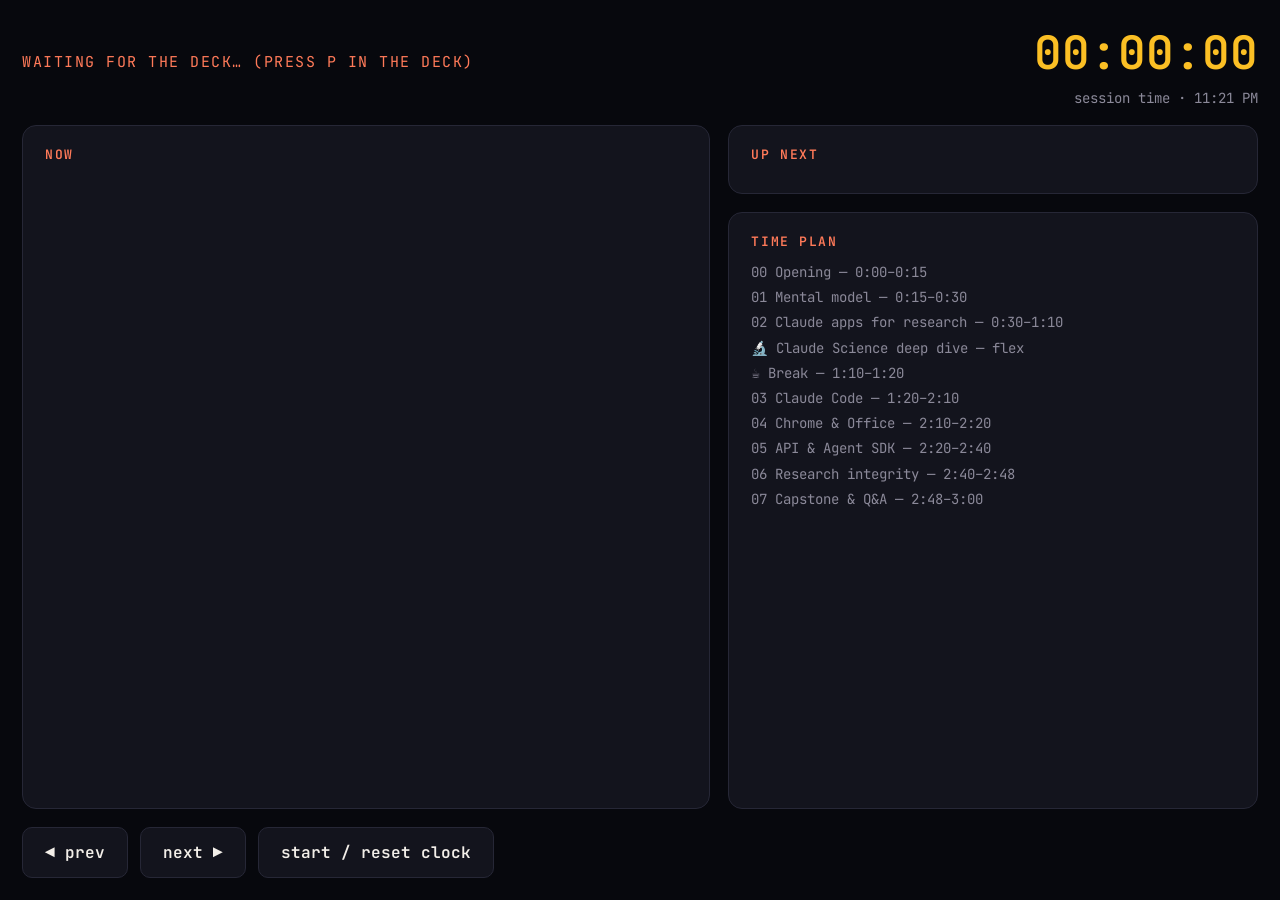
<file: presenter.html>
<!doctype html>
<html lang="en">
<head>
<meta charset="utf-8">
<meta name="viewport" content="width=device-width, initial-scale=1">
<title>Presenter View</title>
<link rel="preconnect" href="https://fonts.googleapis.com">
<link href="https://fonts.googleapis.com/css2?family=Inter:wght@400;600&family=JetBrains+Mono:wght@400;600&display=swap" rel="stylesheet">
<style>
  :root { --bg:#07080d; --panel:#13141d; --line:#262736; --ink:#f3efe9; --ink2:#c4c1cf; --ink3:#8b8999; --accent:#ff7a59; --gold:#fbbf24; }
  * { box-sizing: border-box; margin: 0; }
  body { background: var(--bg); color: var(--ink); font-family: Inter, system-ui, sans-serif; padding: 22px; display: grid; grid-template-rows: auto 1fr auto; gap: 18px; height: 100vh; }
  header { display: flex; justify-content: space-between; align-items: center; font-family: "JetBrains Mono", monospace; }
  .big { font-size: 46px; font-weight: 600; color: var(--gold); font-variant-numeric: tabular-nums; }
  .mod { color: var(--accent); font-size: 15px; letter-spacing: .1em; text-transform: uppercase; }
  main { display: grid; grid-template-columns: 1.3fr 1fr; gap: 18px; min-height: 0; }
  .box { background: var(--panel); border: 1px solid var(--line); border-radius: 14px; padding: 20px 22px; overflow: auto; }
  .box h4 { font: 600 13px "JetBrains Mono", monospace; letter-spacing: .12em; color: var(--accent); margin-bottom: 10px; text-transform: uppercase; }
  .ttl { font-size: 28px; font-weight: 600; margin-bottom: 14px; }
  .notes { font-size: 21px; line-height: 1.6; color: var(--ink2); }
  .notes ul { padding-left: 22px; } .notes li, .notes p { margin-bottom: 8px; }
  .next { font-size: 22px; color: var(--ink2); }
  .meta { font: 14px "JetBrains Mono", monospace; color: var(--ink3); margin-top: 6px; }
  .beats { display: flex; gap: 6px; margin-top: 12px; } .beats i { width: 12px; height: 12px; border-radius: 50%; background: #2a2b3a; } .beats i.on { background: var(--accent); }
  footer { display: flex; gap: 12px; }
  button { background: var(--panel); color: var(--ink); border: 1px solid var(--line); border-radius: 10px; padding: 14px 22px; font: 600 16px "JetBrains Mono", monospace; cursor: pointer; }
  button:hover { border-color: var(--accent); color: var(--accent); }
  .plan { font: 14px/1.8 "JetBrains Mono", monospace; color: var(--ink3); } .plan .on { color: var(--accent); }
</style>
</head>
<body>
<header>
  <div><div class="mod" id="mod">Waiting for the deck… (press P in the deck)</div><div id="count" class="meta"></div></div>
  <div style="text-align:right"><div class="big" id="elapsed">00:00:00</div><div class="meta">session time · <span id="now"></span></div></div>
</header>
<main>
  <div class="box"><h4>Now</h4><div class="ttl" id="ttl"></div><div class="notes" id="notes"></div><div class="beats" id="beats"></div></div>
  <div style="display:grid;grid-template-rows:auto 1fr;gap:18px;min-height:0">
    <div class="box"><h4>Up next</h4><div class="next" id="next"></div></div>
    <div class="box"><h4>Time plan</h4><div class="plan" id="plan"></div></div>
  </div>
</main>
<footer>
  <button onclick="send('prev')">◀ prev</button>
  <button onclick="send('next')">next ▶</button>
  <button onclick="t0 = Date.now()">start / reset clock</button>
</footer>
<script>
  const chan = new BroadcastChannel('claude-talk');
  const deckFile = new URLSearchParams(location.search).get('deck') || 'index.html';
  const PLAN = [['00', 'Opening', '0:00–0:15'], ['01', 'Mental model', '0:15–0:30'], ['02', 'Claude apps for research', '0:30–1:10'], ['🔬', 'Claude Science deep dive', 'flex'], ['☕', 'Break', '1:10–1:20'],
    ['03', 'Claude Code', '1:20–2:10'], ['04', 'Chrome & Office', '2:10–2:20'], ['05', 'API & Agent SDK', '2:20–2:40'], ['06', 'Research integrity', '2:40–2:48'], ['07', 'Capstone & Q&A', '2:48–3:00']];
  let scenes = [], t0 = null;
  const $ = id => document.getElementById(id);
  const send = cmd => chan.postMessage({ type: 'cmd', cmd });
  $('plan').innerHTML = PLAN.map(([k, n, t]) => `<div data-m="${k}">${k} ${n} — ${t}</div>`).join('');
  document.addEventListener('keydown', e => {
    if (['ArrowRight', ' ', 'PageDown'].includes(e.key)) { e.preventDefault(); send('next'); }
    if (['ArrowLeft', 'PageUp'].includes(e.key)) { e.preventDefault(); send('prev'); }
  });
  setInterval(() => {
    $('now').textContent = new Date().toLocaleTimeString([], { hour: '2-digit', minute: '2-digit' });
    if (!t0) return;
    const s = Math.floor((Date.now() - t0) / 1000);
    $('elapsed').textContent = [s / 3600, (s % 3600) / 60, s % 60].map(v => String(Math.floor(v)).padStart(2, '0')).join(':');
  }, 1000);
  fetch(deckFile).then(r => r.text()).then(html => {
    const doc = new DOMParser().parseFromString(html, 'text/html');
    scenes = [...doc.querySelectorAll('.scene, .slide')].map(s => ({
      title: (s.dataset.title || s.querySelector('h1,h2')?.textContent || 'Scene').trim().replace(/\s+/g, ' '),
      notes: s.querySelector('.notes')?.innerHTML || '<p>—</p>',
      module: s.dataset.module || '',
    }));
    chan.postMessage({ type: 'hello' });
  });
  chan.onmessage = ({ data }) => {
    if (data.type !== 'state' || !scenes.length) return;
    const s = scenes[data.idx], n = scenes[data.idx + 1];
    $('mod').textContent = s.module;
    $('count').textContent = `scene ${data.idx + 1} / ${data.total}`;
    $('ttl').textContent = s.title;
    $('notes').innerHTML = s.notes;
    const steps = data.steps || 0;
    $('beats').innerHTML = steps ? Array.from({ length: steps + 1 }, (_, i) => `<i class="${i <= data.frag ? 'on' : ''}"></i>`).join('') : '';
    $('next').textContent = n ? n.title : 'End of deck';
    document.querySelectorAll('#plan div').forEach(d => d.classList.toggle('on', s.module.startsWith(d.dataset.m)));
  };
</script>
</body>
</html>
</file>
<file: assets/style.css>
/* =====================================================================
   Working with Claude — deck styles
   Cinematic dark grade: deep ink background, per-module accent colors
   that drive an animated aurora, glass surfaces and soft glows.
   ===================================================================== */

@property --m   { syntax: "<color>"; inherits: true; initial-value: #ff7a59; }
@property --m2  { syntax: "<color>"; inherits: true; initial-value: #ffb86b; }
@property --ang { syntax: "<angle>"; inherits: false; initial-value: 0deg; }

/* ===== Tokens ===== */
:root {
  --m: #ff7a59; --m2: #ffb86b;
  --bg: #06070c;
  --ink: #f4f1ec;
  --ink-2: #c9c6d3;
  --ink-3: #8b8999;
  --glass: rgba(255,255,255,.045);
  --glass-2: rgba(255,255,255,.075);
  --stroke: rgba(255,255,255,.10);
  --stroke-2: rgba(255,255,255,.18);
  --panel-solid: #0f1019;
  --code-bg: #090a10;
  --teal: #2dd4bf; --blue: #60a5fa; --gold: #fbbf24; --rose: #fb7185; --green: #4ade80; --violet: #a78bfa;
  --shadow: 0 30px 70px -25px rgba(0,0,0,.75);
  --radius: 20px;
  --ease: cubic-bezier(.16,1,.3,1);
  --font: "Inter", system-ui, -apple-system, "Segoe UI", sans-serif;
  --serif: "Fraunces", Georgia, serif;
  --mono: "JetBrains Mono", ui-monospace, Menlo, monospace;
  --accent: var(--m); --accent-2: var(--m2);
}
:root[data-theme="light"] {
  --bg: #f5f2ec; --ink: #16141f; --ink-2: #44414f; --ink-3: #7b7887;
  --glass: rgba(255,255,255,.62); --glass-2: rgba(255,255,255,.8);
  --stroke: rgba(20,18,40,.10); --stroke-2: rgba(20,18,40,.2);
  --panel-solid: #ffffff; --code-bg: #12131b;
  --teal: #0f9f8d; --blue: #2f6fd6; --gold: #b7860b; --rose: #d63a5a; --green: #1f9a4b; --violet: #6d4fd8;
  --shadow: 0 30px 60px -30px rgba(40,30,80,.35);
}

* { box-sizing: border-box; margin: 0; padding: 0; }
html, body { height: 100%; background: var(--bg); color: var(--ink); font-family: var(--font); overflow: hidden; }
body { -webkit-font-smoothing: antialiased; transition: --m 1.4s ease, --m2 1.4s ease; }
::selection { background: color-mix(in srgb, var(--m) 40%, transparent); }
a { color: var(--accent-2); text-decoration: none; border-bottom: 1px dashed currentColor; }
code, kbd, pre { font-family: var(--mono); }
kbd { background: var(--glass-2); border: 1px solid var(--stroke-2); border-bottom-width: 3px; border-radius: 7px; padding: 1px 8px; font-size: .82em; color: var(--ink); }
:not(pre) > code { background: color-mix(in srgb, var(--accent) 12%, transparent); border: 1px solid color-mix(in srgb, var(--accent) 30%, transparent); padding: 1px 7px; border-radius: 7px; font-size: .84em; color: color-mix(in srgb, var(--accent) 55%, var(--ink)); }

/* ===== Background: aurora + grid + grain + vignette ===== */
#bg { position: fixed; inset: 0; z-index: 0; overflow: hidden; background: var(--bg); pointer-events: none; }
#bg .blob { position: absolute; border-radius: 50%; will-change: transform; }
#bg .b1 { width: 85vmax; height: 85vmax; top: -45vmax; right: -30vmax; background: radial-gradient(circle at center, color-mix(in srgb, var(--m) 55%, transparent) 0%, transparent 62%); opacity: .55; animation: drift1 26s ease-in-out infinite alternate; }
#bg .b2 { width: 80vmax; height: 80vmax; bottom: -50vmax; left: -30vmax; background: radial-gradient(circle at center, color-mix(in srgb, var(--m2) 50%, transparent) 0%, transparent 62%); opacity: .45; animation: drift2 32s ease-in-out infinite alternate; }
#bg .b3 { width: 60vmax; height: 60vmax; top: 20%; left: 30%; background: radial-gradient(circle at center, rgba(76, 52, 170, .55) 0%, transparent 65%); opacity: .35; animation: drift3 40s ease-in-out infinite alternate; }
#bg .grid { position: absolute; inset: -2px; background-image: radial-gradient(rgba(255,255,255,.09) 1px, transparent 1.4px); background-size: 34px 34px; -webkit-mask-image: radial-gradient(ellipse 70% 60% at 50% 45%, #000 20%, transparent 80%); mask-image: radial-gradient(ellipse 70% 60% at 50% 45%, #000 20%, transparent 80%); opacity: .55; }
#bg::before { content: ""; position: absolute; inset: 0; background: radial-gradient(ellipse 120% 90% at 50% 45%, transparent 45%, rgba(0,0,0,.65) 100%); z-index: 2; }
#bg::after { content: ""; position: absolute; inset: -50%; z-index: 3; opacity: .07; mix-blend-mode: overlay;
  background-image: url("data:image/svg+xml;utf8,<svg xmlns='http://www.w3.org/2000/svg' width='220' height='220'><filter id='n'><feTurbulence type='fractalNoise' baseFrequency='.85' numOctaves='3' stitchTiles='stitch'/></filter><rect width='100%' height='100%' filter='url(%23n)'/></svg>");
  animation: grain 1.2s steps(6) infinite; }
:root[data-theme="light"] #bg .b1, :root[data-theme="light"] #bg .b2 { opacity: .35; }
:root[data-theme="light"] #bg .b3 { opacity: .12; }
:root[data-theme="light"] #bg .grid { background-image: radial-gradient(rgba(20,18,40,.12) 1px, transparent 1.4px); }
:root[data-theme="light"] #bg::before { background: radial-gradient(ellipse 120% 90% at 50% 45%, transparent 55%, rgba(120,100,80,.18) 100%); }
@keyframes drift1 { to { transform: translate(-12vmax, 10vmax) scale(1.15); } }
@keyframes drift2 { to { transform: translate(14vmax, -8vmax) scale(1.1); } }
@keyframes drift3 { 0% { transform: translate(-10vmax, -6vmax); } 100% { transform: translate(12vmax, 8vmax) scale(1.2); } }
@keyframes grain { 0%{transform:translate(0,0)} 20%{transform:translate(-5%,3%)} 40%{transform:translate(4%,-6%)} 60%{transform:translate(-3%,5%)} 80%{transform:translate(6%,2%)} 100%{transform:translate(0,0)} }

#net { position: fixed; inset: 0; z-index: 1; pointer-events: none; opacity: .28; transition: opacity 1.2s ease; }
body[data-net="hi"] #net { opacity: 1; }

/* ===== Stage ===== */
#viewport { position: fixed; inset: 0; z-index: 2; perspective: 2200px; overflow: hidden; }
#deck { position: absolute; left: 50%; top: 50%; width: 1600px; height: 900px; margin: -450px 0 0 -800px; transform-origin: center center; transform-style: preserve-3d; }
.slide {
  --accent: var(--sa, var(--m)); --accent-2: var(--sa2, var(--m2));
  position: absolute; inset: 0; padding: 70px 96px 84px; display: flex; flex-direction: column;
  opacity: 0; pointer-events: none;
  transform: translate3d(110px, 0, -60px) rotateY(-7deg);
  filter: blur(8px);
  transition: opacity .7s ease, transform 1s var(--ease), filter .8s ease;
}
:root[data-theme="light"] .slide { --accent: color-mix(in srgb, var(--sa, var(--m)) 70%, black); --accent-2: color-mix(in srgb, var(--sa2, var(--m2)) 70%, black); }
.slide.past { transform: translate3d(-110px, 0, -60px) rotateY(7deg); }
.slide.active { opacity: 1; pointer-events: auto; transform: none; filter: none; }
.slide .notes { display: none; }
.orb { display: none; }

/* Auto-staggered entrance for blocks (assigned in deck.js) */
.slide [data-anim] { opacity: 0; }
.slide.active [data-anim] { animation: enter 1s var(--ease) both; animation-delay: calc(var(--i, 0) * 85ms + 180ms); }
@keyframes enter { from { opacity: 0; transform: translateY(34px) scale(.985); filter: blur(10px); } to { opacity: 1; transform: none; filter: none; } }

/* Word-by-word headline reveal */
.w { display: inline-block; overflow: hidden; vertical-align: top; padding: 0 .02em .14em; margin-bottom: -.14em; }
.w > span { display: inline-block; transform: translateY(105%); }
.slide.active .w > span { animation: wordUp 1s var(--ease) both; animation-delay: calc(var(--wi, 0) * 55ms + 120ms); }
@keyframes wordUp { from { transform: translateY(105%) rotate(4deg); } to { transform: none; } }

/* ===== Typography ===== */
.kicker { font: 600 17px/1 var(--mono); letter-spacing: .18em; text-transform: uppercase; color: var(--accent); margin-bottom: 20px; display: flex; gap: 14px; align-items: center; }
.kicker::before { content: ""; width: 42px; height: 2px; border-radius: 2px; background: linear-gradient(90deg, var(--accent), var(--accent-2)); box-shadow: 0 0 14px var(--accent); }
h1 { font: 600 88px/1.02 var(--serif); letter-spacing: -.025em; }
h2 { font: 600 56px/1.08 var(--serif); letter-spacing: -.02em; margin-bottom: 30px; }
h3 { font: 650 25px/1.25 var(--font); margin-bottom: 10px; letter-spacing: -.005em; }
p, li { font-size: 26px; line-height: 1.5; color: var(--ink-2); }
.lead { font-size: 31px; line-height: 1.45; color: var(--ink-2); max-width: 1250px; }
.small { font-size: 20px; }
.muted { color: var(--ink-3); }
b { color: var(--ink); font-weight: 650; }

.accent, .hl, .grad {
  background: linear-gradient(100deg, var(--accent) 0%, var(--accent-2) 45%, var(--accent) 90%);
  background-size: 220% 100%;
  -webkit-background-clip: text; background-clip: text; color: transparent; -webkit-text-fill-color: transparent;
}
h1 .accent, h2 .hl, h1 .grad, h2 .grad { font-style: italic; }
.slide.active .grad, .slide.active .accent, .slide.active .hl { animation: shimmer 7s linear infinite; }
.accent.split, .hl.split { background: none; -webkit-text-fill-color: initial; color: inherit; animation: none !important; }
.slide.active .w > span.grad { animation: wordUp 1s var(--ease) both, shimmer 7s linear infinite; animation-delay: calc(var(--wi, 0) * 55ms + 120ms), 0s; }
@keyframes shimmer { to { background-position: -220% 0; } }

ul.clean { list-style: none; display: grid; gap: 14px; }
ul.clean li { padding-left: 36px; position: relative; }
ul.clean li::before { content: ""; position: absolute; left: 4px; top: .62em; width: 14px; height: 14px; border-radius: 4px; transform: rotate(45deg) scale(.7);
  background: linear-gradient(135deg, var(--accent), var(--accent-2)); box-shadow: 0 0 12px color-mix(in srgb, var(--accent) 70%, transparent); }
.mt { margin-top: 28px; } .mt-l { margin-top: 46px; } .grow { flex: 1; }

/* ===== Layout ===== */
.cols { display: grid; gap: 30px; grid-template-columns: 1fr 1fr; align-items: start; }
.cols.c3 { grid-template-columns: repeat(3, 1fr); }
.cols.c4 { grid-template-columns: repeat(4, 1fr); }
.cols.w60 { grid-template-columns: 1.4fr 1fr; }
.cols.w40 { grid-template-columns: 1fr 1.4fr; }
.center { align-items: center; justify-content: center; text-align: center; }

/* ===== Glass card ===== */
.card {
  --c: var(--accent);
  position: relative; overflow: hidden; isolation: isolate;
  background: linear-gradient(160deg, var(--glass-2), var(--glass) 60%);
  border: 1px solid var(--stroke); border-radius: var(--radius); padding: 28px 30px;
  -webkit-backdrop-filter: blur(18px) saturate(150%); backdrop-filter: blur(18px) saturate(150%);
  box-shadow: inset 0 1px 0 rgba(255,255,255,.07), var(--shadow);
  transition: border-color .35s, box-shadow .35s, transform .5s var(--ease);
}
.card::before { /* pointer spotlight */
  content: ""; position: absolute; inset: 0; z-index: -1; pointer-events: none; opacity: 0; transition: opacity .35s;
  background: radial-gradient(420px circle at var(--mx, 50%) var(--my, 50%), color-mix(in srgb, var(--c) 22%, transparent), transparent 65%);
}
.card:hover::before { opacity: 1; }
.card:hover { border-color: color-mix(in srgb, var(--c) 45%, var(--stroke)); box-shadow: inset 0 1px 0 rgba(255,255,255,.08), 0 0 0 1px color-mix(in srgb, var(--c) 18%, transparent), 0 30px 80px -30px color-mix(in srgb, var(--c) 45%, transparent); }
.card[class*="edge-"]::after { content: ""; position: absolute; top: 0; left: 22px; right: 22px; height: 2px; border-radius: 2px;
  background: linear-gradient(90deg, transparent, var(--c), transparent); box-shadow: 0 0 18px 1px var(--c); }
.card.edge-accent { --c: var(--accent); } .card.edge-teal { --c: var(--teal); } .card.edge-blue { --c: var(--blue); }
.card.edge-gold { --c: var(--gold); } .card.edge-rose { --c: var(--rose); } .card.edge-green { --c: var(--green); }
.card p, .card li { font-size: 22px; }
.card h3 { color: var(--ink); }
.card .tag { position: absolute; top: 18px; right: 18px; }
.icon { font-size: 40px; margin-bottom: 14px; display: inline-grid; place-items: center; width: 64px; height: 64px; border-radius: 18px;
  background: radial-gradient(circle at 30% 30%, color-mix(in srgb, var(--c) 35%, transparent), color-mix(in srgb, var(--c) 8%, transparent));
  border: 1px solid color-mix(in srgb, var(--c) 35%, transparent); box-shadow: 0 10px 30px -10px color-mix(in srgb, var(--c) 60%, transparent); }

.tag { display: inline-block; vertical-align: middle; font: 700 13px/1 var(--mono); letter-spacing: .08em; text-transform: uppercase; padding: 6px 10px; border-radius: 999px;
  color: var(--tc, var(--teal)); border: 1px solid color-mix(in srgb, var(--tc, var(--teal)) 55%, transparent); background: color-mix(in srgb, var(--tc, var(--teal)) 12%, transparent);
  -webkit-text-fill-color: var(--tc, var(--teal)); font-style: normal; }
.tag.beta { --tc: var(--gold); } .tag.new { --tc: var(--accent); } .tag.exp { --tc: var(--rose); } .tag.ga { --tc: var(--green); }

/* ===== Code / prompts / terminal ===== */
pre { background: linear-gradient(180deg, #0d0e16, var(--code-bg)); color: #e9e6f0; border: 1px solid rgba(255,255,255,.08); border-radius: 16px; padding: 22px 26px; font-size: 19px; line-height: 1.55; overflow: auto; white-space: pre; position: relative;
  box-shadow: inset 0 1px 0 rgba(255,255,255,.05), 0 30px 70px -30px rgba(0,0,0,.8), 0 0 0 1px color-mix(in srgb, var(--accent) 8%, transparent); }
pre::before { content: ""; position: absolute; top: 0; left: 24px; right: 24px; height: 1px; background: linear-gradient(90deg, transparent, color-mix(in srgb, var(--accent) 70%, transparent), transparent); }
pre .c { color: #6f6d80; } pre .k { color: #ffb38a; } pre .s { color: #8fe3b5; } pre .n { color: #8fbaff; } pre .y { color: #ffd76a; }

.prompt {
  position: relative; border-radius: 16px; padding: 24px 26px; font: 21px/1.55 var(--mono); color: var(--ink); white-space: pre-wrap;
  border: 1.5px solid transparent;
  background:
    linear-gradient(color-mix(in srgb, var(--accent) 7%, var(--panel-solid)), color-mix(in srgb, var(--accent) 7%, var(--panel-solid))) padding-box,
    conic-gradient(from var(--ang), color-mix(in srgb, var(--accent) 80%, transparent), transparent 25%, color-mix(in srgb, var(--accent-2) 70%, transparent) 50%, transparent 75%, color-mix(in srgb, var(--accent) 80%, transparent)) border-box;
  box-shadow: 0 25px 60px -30px color-mix(in srgb, var(--accent) 55%, transparent);
}
.slide.active .prompt { animation: spin 7s linear infinite; }
.slide.active .prompt[data-anim] { animation: enter 1s var(--ease) both, spin 7s linear infinite; animation-delay: calc(var(--i, 0) * 85ms + 180ms), 0s; }
@keyframes spin { to { --ang: 360deg; } }
.prompt::before { content: "PROMPT"; position: absolute; top: -12px; left: 18px; background: linear-gradient(90deg, var(--accent), var(--accent-2)); color: #120c0a; font: 800 12px/1 var(--mono); letter-spacing: .14em; padding: 6px 10px; border-radius: 7px; box-shadow: 0 6px 20px -6px var(--accent); }
.copy-btn { position: absolute; top: 10px; right: 10px; background: var(--glass-2); color: var(--ink-2); border: 1px solid var(--stroke-2); font: 600 13px var(--mono); border-radius: 8px; padding: 6px 10px; cursor: pointer; opacity: .7; transition: .2s; }
.copy-btn:hover { opacity: 1; color: var(--accent); border-color: var(--accent); }

.term { background: var(--code-bg); border: 1px solid rgba(255,255,255,.09); border-radius: 16px; overflow: hidden; box-shadow: 0 40px 90px -30px rgba(0,0,0,.85), 0 0 60px -20px color-mix(in srgb, var(--accent) 40%, transparent); }
.term .bar { height: 40px; background: linear-gradient(180deg, #1a1b26, #12131b); display: flex; align-items: center; gap: 8px; padding: 0 14px; border-bottom: 1px solid rgba(255,255,255,.06); }
.term .bar i { width: 12px; height: 12px; border-radius: 50%; background: #ff5f57; } .term .bar i:nth-child(2) { background: #febc2e; } .term .bar i:nth-child(3) { background: #28c840; }
.term .bar span { margin-left: 12px; font: 14px var(--mono); color: #8b8999; }
.term pre { border: 0; border-radius: 0; min-height: 120px; box-shadow: none; background: transparent; }
.term pre::before { display: none; }
.cursor::after { content: "▋"; color: var(--accent); animation: blink 1s steps(1) infinite; text-shadow: 0 0 10px var(--accent); }
@keyframes blink { 50% { opacity: 0; } }

/* ===== Fragments ===== */
.f { opacity: 0; transform: translateY(22px); filter: blur(8px); transition: opacity .6s ease, transform .8s var(--ease), filter .6s ease; }
.f.in { opacity: 1; transform: none; filter: none; }
.f.zoom { transform: scale(.88); } .f.zoom.in { transform: none; }
.f.left { transform: translateX(-40px); } .f.left.in { transform: none; }

/* ===== Title slide ===== */
.slide.title { justify-content: center; }
.slide.title h1 { font-size: 112px; line-height: .98; max-width: 1300px; letter-spacing: -.035em; }
.slide.title .sub { font-size: 33px; color: var(--ink-2); margin-top: 30px; max-width: 1100px; }
.slide.title .meta { margin-top: 56px; display: flex; gap: 18px; font: 19px var(--mono); color: var(--ink-3); flex-wrap: wrap; align-items: center; }
.slide.title .meta span:first-child { color: var(--ink); }
.slide.title.center .sub { margin-left: auto; margin-right: auto; }

/* ===== Section slide ===== */
.slide.section { justify-content: center; }
.slide.section .num { position: absolute; right: 70px; top: 70px; font: 700 330px/0.8 var(--serif); letter-spacing: -.04em;
  color: transparent; -webkit-text-stroke: 2px color-mix(in srgb, var(--accent) 55%, transparent);
  background: linear-gradient(110deg, transparent 35%, color-mix(in srgb, var(--accent) 90%, white) 50%, transparent 65%);
  background-size: 300% 100%; -webkit-background-clip: text; background-clip: text;
  filter: drop-shadow(0 0 40px color-mix(in srgb, var(--accent) 35%, transparent)); }
.slide.section.active .num { animation: numIn 1.4s var(--ease) both, sweep 5s ease-in-out 1.2s infinite; }
@keyframes numIn { from { opacity: 0; transform: translateY(60px) scale(1.25); filter: blur(20px); } to { opacity: 1; transform: none; } }
@keyframes sweep { 0% { background-position: 100% 0; } 60%, 100% { background-position: -50% 0; } }
.slide.section h1 { font-size: 104px; max-width: 1100px; letter-spacing: -.03em; }
.slide.section .lead { margin-top: 28px; max-width: 1050px; }
.slide.section .time { margin-top: 44px; font: 600 20px var(--mono); color: var(--accent); display: inline-flex; gap: 12px; align-items: center; padding: 10px 18px; border-radius: 999px; align-self: flex-start;
  border: 1px solid color-mix(in srgb, var(--accent) 40%, transparent); background: color-mix(in srgb, var(--accent) 10%, transparent); }
.slide.section .time::before { content: ""; width: 8px; height: 8px; border-radius: 50%; background: var(--accent); box-shadow: 0 0 12px var(--accent); animation: pulse 2s ease-in-out infinite; }
.slide.section::after { content: ""; position: absolute; left: 96px; top: 50%; width: 0; height: 1px; }
@keyframes pulse { 50% { transform: scale(1.6); opacity: .5; } }

/* ===== Timeline ===== */
.timeline { position: relative; display: grid; grid-template-columns: repeat(6, 1fr); gap: 18px; margin-top: 14px; }
.timeline::before { content: ""; position: absolute; left: 0; right: 0; top: 30px; height: 2px; transform-origin: left; transform: scaleX(0);
  background: linear-gradient(90deg, transparent, var(--accent) 15%, var(--accent-2) 85%, transparent); box-shadow: 0 0 16px var(--accent); }
.slide.active .timeline::before { animation: draw 1.8s var(--ease) .3s both; }
@keyframes draw { to { transform: scaleX(1); } }
.tl-item { position: relative; padding-top: 64px; }
.tl-item::before { content: ""; position: absolute; top: 20px; left: 0; width: 22px; height: 22px; border-radius: 50%; background: var(--bg); border: 3px solid var(--accent); box-shadow: 0 0 0 6px color-mix(in srgb, var(--accent) 15%, transparent), 0 0 20px var(--accent); }
.tl-item .d { font: 700 15px var(--mono); color: var(--accent); letter-spacing: .04em; }
.tl-item h3 { font-size: 22px; margin: 8px 0 6px; }
.tl-item p { font-size: 18px; line-height: 1.4; }

/* ===== Stack ===== */
.stack { display: grid; gap: 12px; }
.layer { --c: var(--accent); position: relative; display: grid; grid-template-columns: 250px 1fr 220px; align-items: center; gap: 24px; padding: 16px 26px; border-radius: 16px; overflow: hidden;
  background: linear-gradient(90deg, color-mix(in srgb, var(--c) 14%, transparent), var(--glass) 40%); border: 1px solid var(--stroke);
  -webkit-backdrop-filter: blur(14px); backdrop-filter: blur(14px); }
.layer::before { content: ""; position: absolute; left: 0; top: 0; bottom: 0; width: 4px; background: var(--c); box-shadow: 0 0 22px 2px var(--c); }
.layer b { font-size: 25px; color: var(--ink); } .layer span { font-size: 21px; color: var(--ink-2); } .layer em { font: 15px var(--mono); color: var(--c); font-style: normal; text-align: right; opacity: .9; }

/* ===== Table ===== */
table.cmp { width: 100%; border-collapse: separate; border-spacing: 0; font-size: 21px; border: 1px solid var(--stroke); border-radius: 18px; overflow: hidden;
  background: var(--glass); -webkit-backdrop-filter: blur(16px); backdrop-filter: blur(16px); box-shadow: var(--shadow); }
table.cmp th, table.cmp td { padding: 15px 20px; text-align: left; border-bottom: 1px solid var(--stroke); vertical-align: top; color: var(--ink-2); line-height: 1.4; }
table.cmp th { background: linear-gradient(90deg, color-mix(in srgb, var(--accent) 18%, transparent), color-mix(in srgb, var(--accent-2) 8%, transparent)); color: var(--ink); font: 700 16px var(--mono); text-transform: uppercase; letter-spacing: .08em; }
table.cmp td:first-child { color: var(--ink); font-weight: 650; }
table.cmp tr:last-child td { border-bottom: 0; }
table.cmp tr { transition: background .25s; }
table.cmp tbody tr:hover, table.cmp tr:hover td { background: color-mix(in srgb, var(--accent) 6%, transparent); }
table.cmp tr.f { transform: translateX(-24px); } table.cmp tr.f.in { transform: none; }

/* ===== Flow ===== */
.flow { display: flex; align-items: stretch; }
.flow .step { flex: 1; position: relative; text-align: center; padding: 22px 18px; border-radius: 18px; border: 1px solid var(--stroke); background: linear-gradient(170deg, var(--glass-2), var(--glass)); -webkit-backdrop-filter: blur(14px); backdrop-filter: blur(14px); box-shadow: var(--shadow); }
.flow .step b { display: block; font-size: 24px; color: var(--ink); margin: 6px 0; }
.flow .step span { font-size: 17px; color: var(--ink-3); }
.flow .step:last-child { border-color: color-mix(in srgb, var(--accent) 50%, transparent) !important; box-shadow: 0 0 50px -12px var(--accent), var(--shadow); }
.flow .step:last-child b { color: var(--accent); }
.flow .arrow { width: 50px; display: grid; place-items: center; color: var(--accent); font-size: 30px; text-shadow: 0 0 14px var(--accent); }
.slide.active .flow .arrow.f.in { animation: nudge 1.8s ease-in-out infinite; }
@keyframes nudge { 50% { transform: translateX(6px); opacity: .6; } }

/* ===== Try-it ===== */
.slide.try::before { content: ""; position: absolute; inset: 0; pointer-events: none; opacity: .5;
  background: repeating-linear-gradient(135deg, color-mix(in srgb, var(--gold) 6%, transparent) 0 2px, transparent 2px 22px);
  -webkit-mask-image: linear-gradient(180deg, #000, transparent 55%); mask-image: linear-gradient(180deg, #000, transparent 55%); }
.try-badge { display: inline-flex; align-items: center; gap: 12px; background: linear-gradient(90deg, #fbbf24, #fb923c); color: #1d1206; font: 800 17px/1 var(--mono); letter-spacing: .14em; padding: 11px 16px; border-radius: 11px; margin-bottom: 20px; align-self: flex-start; position: relative;
  box-shadow: 0 10px 40px -10px #fbbf24; }
.slide.active .try-badge::after { content: ""; position: absolute; inset: -4px; border-radius: 14px; border: 2px solid #fbbf24; animation: ring 2.2s ease-out infinite; }
@keyframes ring { from { opacity: .8; transform: scale(1); } to { opacity: 0; transform: scale(1.15, 1.6); } }
.timer { position: absolute; top: 56px; right: 90px; display: flex; align-items: center; gap: 12px; padding: 10px 12px 10px 14px; border-radius: 18px; border: 1px solid var(--stroke); background: var(--glass); -webkit-backdrop-filter: blur(16px); backdrop-filter: blur(16px); }
.timer .tv { font: 700 50px/1 var(--mono); min-width: 165px; text-align: right; font-variant-numeric: tabular-nums;
  background: linear-gradient(180deg, #ffe08a, #fb923c); -webkit-background-clip: text; background-clip: text; color: transparent; filter: drop-shadow(0 0 16px rgba(251,191,36,.35)); }
.timer button { background: var(--glass-2); border: 1px solid var(--stroke-2); color: var(--ink); font: 600 15px var(--mono); padding: 10px 14px; border-radius: 10px; cursor: pointer; transition: .2s; }
.timer button:hover { border-color: #fbbf24; color: #fbbf24; }
.timer.done .tv { background: linear-gradient(180deg, #ff8fa3, #fb7185); -webkit-background-clip: text; background-clip: text; animation: blink 1s steps(1) infinite; }

/* ===== Agenda ===== */
.agenda { display: grid; grid-template-columns: 1fr 1fr; gap: 14px 36px; }
.agenda a { --c: var(--accent); position: relative; display: grid; grid-template-columns: 70px 1fr 150px; align-items: center; padding: 15px 22px; border-radius: 16px; overflow: hidden; color: var(--ink); font-size: 24px;
  background: linear-gradient(90deg, color-mix(in srgb, var(--c) 12%, transparent), var(--glass) 55%); border: 1px solid var(--stroke); border-bottom: 1px solid var(--stroke);
  -webkit-backdrop-filter: blur(14px); backdrop-filter: blur(14px); transition: transform .35s var(--ease), border-color .3s, box-shadow .3s; }
.agenda a::before { content: ""; position: absolute; left: 0; top: 0; bottom: 0; width: 3px; background: var(--c); box-shadow: 0 0 16px var(--c); }
.agenda a:hover { transform: translateX(8px); border-color: color-mix(in srgb, var(--c) 55%, transparent); box-shadow: 0 0 40px -12px var(--c); }
.agenda a .n { font: 700 26px var(--mono); color: var(--c); text-shadow: 0 0 18px color-mix(in srgb, var(--c) 60%, transparent); }
.agenda a .t { font: 16px var(--mono); color: var(--ink-3); text-align: right; }

/* ===== Chrome UI ===== */
#progress { position: fixed; left: 0; bottom: 0; height: 3px; width: 0; z-index: 50; transition: width .6s var(--ease);
  background: linear-gradient(90deg, var(--m2), var(--m)); box-shadow: 0 0 14px var(--m), 0 0 4px var(--m); }
#hud { position: fixed; left: 16px; right: 16px; bottom: 12px; display: flex; justify-content: space-between; align-items: center; font: 13px var(--mono); color: var(--ink-3); z-index: 40; pointer-events: none; transition: opacity .3s; }
#hud .left, #hud .right { display: flex; gap: 14px; align-items: center; pointer-events: auto; padding: 6px 10px; border-radius: 12px; background: color-mix(in srgb, var(--bg) 55%, transparent); -webkit-backdrop-filter: blur(10px); backdrop-filter: blur(10px); border: 1px solid var(--stroke); }
#hud button { background: transparent; border: 1px solid var(--stroke); color: var(--ink-3); border-radius: 7px; padding: 4px 8px; font: 13px var(--mono); cursor: pointer; transition: .2s; }
#hud button:hover { color: var(--m); border-color: var(--m); }
#modname { color: var(--m); display: inline-flex; align-items: center; gap: 8px; }
#modname::before { content: ""; width: 7px; height: 7px; border-radius: 50%; background: var(--m); box-shadow: 0 0 10px var(--m); }
body.hide-hud #hud { opacity: 0; } body.hide-hud #hud:hover { opacity: 1; }

#notes-panel { position: fixed; right: 0; top: 0; bottom: 0; width: min(440px, 92vw); padding: 26px 28px; transform: translateX(100%); transition: transform .45s var(--ease); z-index: 60; overflow: auto;
  background: color-mix(in srgb, var(--panel-solid) 88%, transparent); -webkit-backdrop-filter: blur(20px); backdrop-filter: blur(20px); border-left: 1px solid var(--stroke); box-shadow: var(--shadow); }
#notes-panel.open { transform: none; }
#notes-panel h4 { font: 700 13px var(--mono); letter-spacing: .14em; color: var(--m); margin-bottom: 14px; text-transform: uppercase; }
#notes-panel .body { font-size: 17px; line-height: 1.6; color: var(--ink-2); }
#notes-panel .body p, #notes-panel .body li { font-size: 17px; margin-bottom: 8px; }
#notes-panel .body ul { padding-left: 20px; }
#notes-panel pre { font-size: 13px; }

#overview { position: fixed; inset: 0; z-index: 70; overflow: auto; padding: 40px; opacity: 0; pointer-events: none; transition: opacity .35s;
  background: color-mix(in srgb, var(--bg) 82%, transparent); -webkit-backdrop-filter: blur(14px); backdrop-filter: blur(14px); }
#overview.open { opacity: 1; pointer-events: auto; }
#overview .grid { display: grid; grid-template-columns: repeat(auto-fill, minmax(230px, 1fr)); gap: 14px; }
#overview .mod { grid-column: 1 / -1; font: 700 14px var(--mono); color: var(--c); letter-spacing: .12em; text-transform: uppercase; margin-top: 18px; display: flex; align-items: center; gap: 10px; }
#overview .mod::before { content: ""; width: 26px; height: 2px; background: var(--c); box-shadow: 0 0 10px var(--c); }
#overview button { text-align: left; background: var(--glass); border: 1px solid var(--stroke); color: var(--ink); border-radius: 14px; padding: 14px; cursor: pointer; font: 15px/1.35 var(--font); min-height: 84px; position: relative; overflow: hidden; transition: .25s; }
#overview button::after { content: ""; position: absolute; left: 0; right: 0; top: 0; height: 2px; background: var(--c); opacity: .8; }
#overview button:hover, #overview button.cur { border-color: var(--c); box-shadow: 0 0 30px -10px var(--c); transform: translateY(-2px); }
#overview button small { display: block; font: 12px var(--mono); color: var(--ink-3); margin-bottom: 6px; }

#help { position: fixed; inset: 0; display: grid; place-items: center; z-index: 80; background: rgba(0,0,0,.5); opacity: 0; pointer-events: none; transition: opacity .3s; -webkit-backdrop-filter: blur(6px); backdrop-filter: blur(6px); }
#help.open { opacity: 1; pointer-events: auto; }
#help .box { background: color-mix(in srgb, var(--panel-solid) 92%, transparent); border: 1px solid var(--stroke); border-radius: 20px; padding: 30px 36px; width: min(560px, 92vw); box-shadow: var(--shadow), 0 0 80px -30px var(--m); }
#help h4 { font: 700 15px var(--mono); color: var(--m); margin-bottom: 16px; letter-spacing: .12em; }
#help table { width: 100%; font-size: 16px; color: var(--ink-2); } #help td { padding: 6px 0; } #help td:first-child { width: 45%; }

.toast { position: fixed; left: 50%; bottom: 44px; transform: translateX(-50%) translateY(20px); background: linear-gradient(90deg, var(--m), var(--m2)); color: #120c0a; padding: 10px 18px; border-radius: 10px; font: 700 14px var(--mono); opacity: 0; transition: .35s var(--ease); z-index: 90; box-shadow: 0 10px 30px -8px var(--m); }
.toast.show { opacity: 1; transform: translateX(-50%); }

/* ===== Lite mode (press L) for slow projector laptops ===== */
body.lite #net, body.lite #bg::after { display: none; }
body.lite .card, body.lite .layer, body.lite .flow .step, body.lite table.cmp, body.lite .agenda a, body.lite .timer { -webkit-backdrop-filter: none; backdrop-filter: none; }
body.lite .slide { filter: none !important; }
body.lite [data-anim], body.lite .f { filter: none !important; }

@media (prefers-reduced-motion: reduce) {
  .slide, .f { transition: opacity .3s ease !important; transform: none !important; filter: none !important; }
  .slide [data-anim], .w > span { animation: none !important; opacity: 1 !important; transform: none !important; }
  #bg .blob, #bg::after, .prompt, .grad, .accent, .hl, .num { animation: none !important; }
}
</file>
